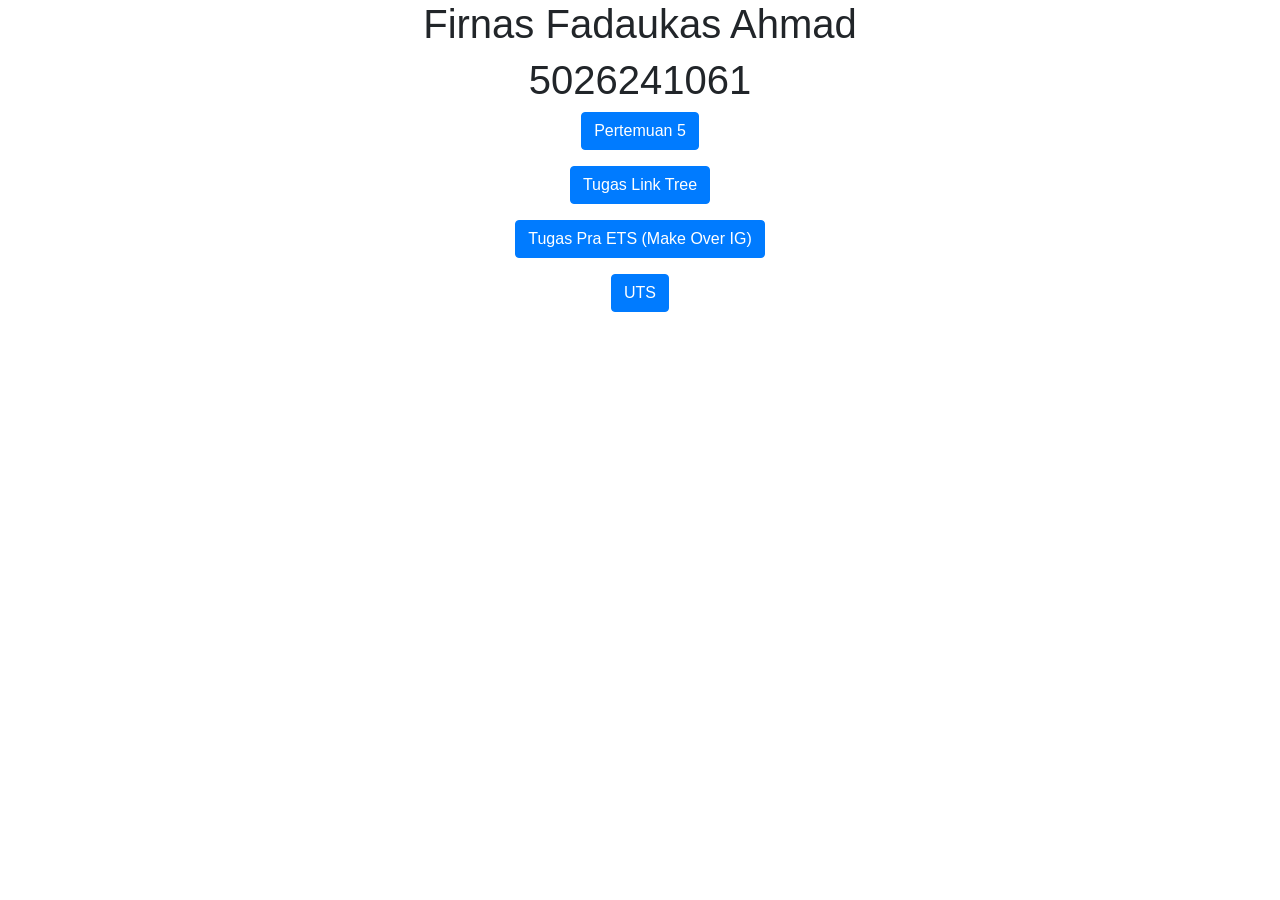
<file: index.html>
<!DOCTYPE html>
<html lang="en">

<head>
    <title>5026241092</title>
    <meta charset="utf-8">
    <meta name="viewport" content="width=device-width, initial-scale=1">
    <link rel="stylesheet" href="https://cdn.jsdelivr.net/npm/bootstrap@4.6.2/dist/css/bootstrap.min.css">
    <script src="https://cdn.jsdelivr.net/npm/jquery@3.7.1/dist/jquery.slim.min.js"></script>
    <script src="https://cdn.jsdelivr.net/npm/popper.js@1.16.1/dist/umd/popper.min.js"></script>
    <script src="https://cdn.jsdelivr.net/npm/bootstrap@4.6.2/dist/js/bootstrap.bundle.min.js"></script>
</head>

<body>

    <div class="container">
        <center>
            <h1>Firnas Fadaukas Ahmad</h1>
            <h1>5026241061</h1>

            <p><a href="pertemuan5.html" target="_blank"><button class="btn btn-primary">Pertemuan 5</button></a></p>
            <p><a href="linktree.html" target="_blank"><button class="btn btn-primary">Tugas Link Tree</button></a></p>
            <p><a href="tugas_ets.html" target="_blank"><button class="btn btn-primary">Tugas Pra ETS (Make Over
                        IG)</button></a></p>
            <p><a href="5026241061firnas.html" target="_blank"><button class="btn btn-primary">UTS</button></a></p>

        </center>
    </div>

</body>

</html>
</file>
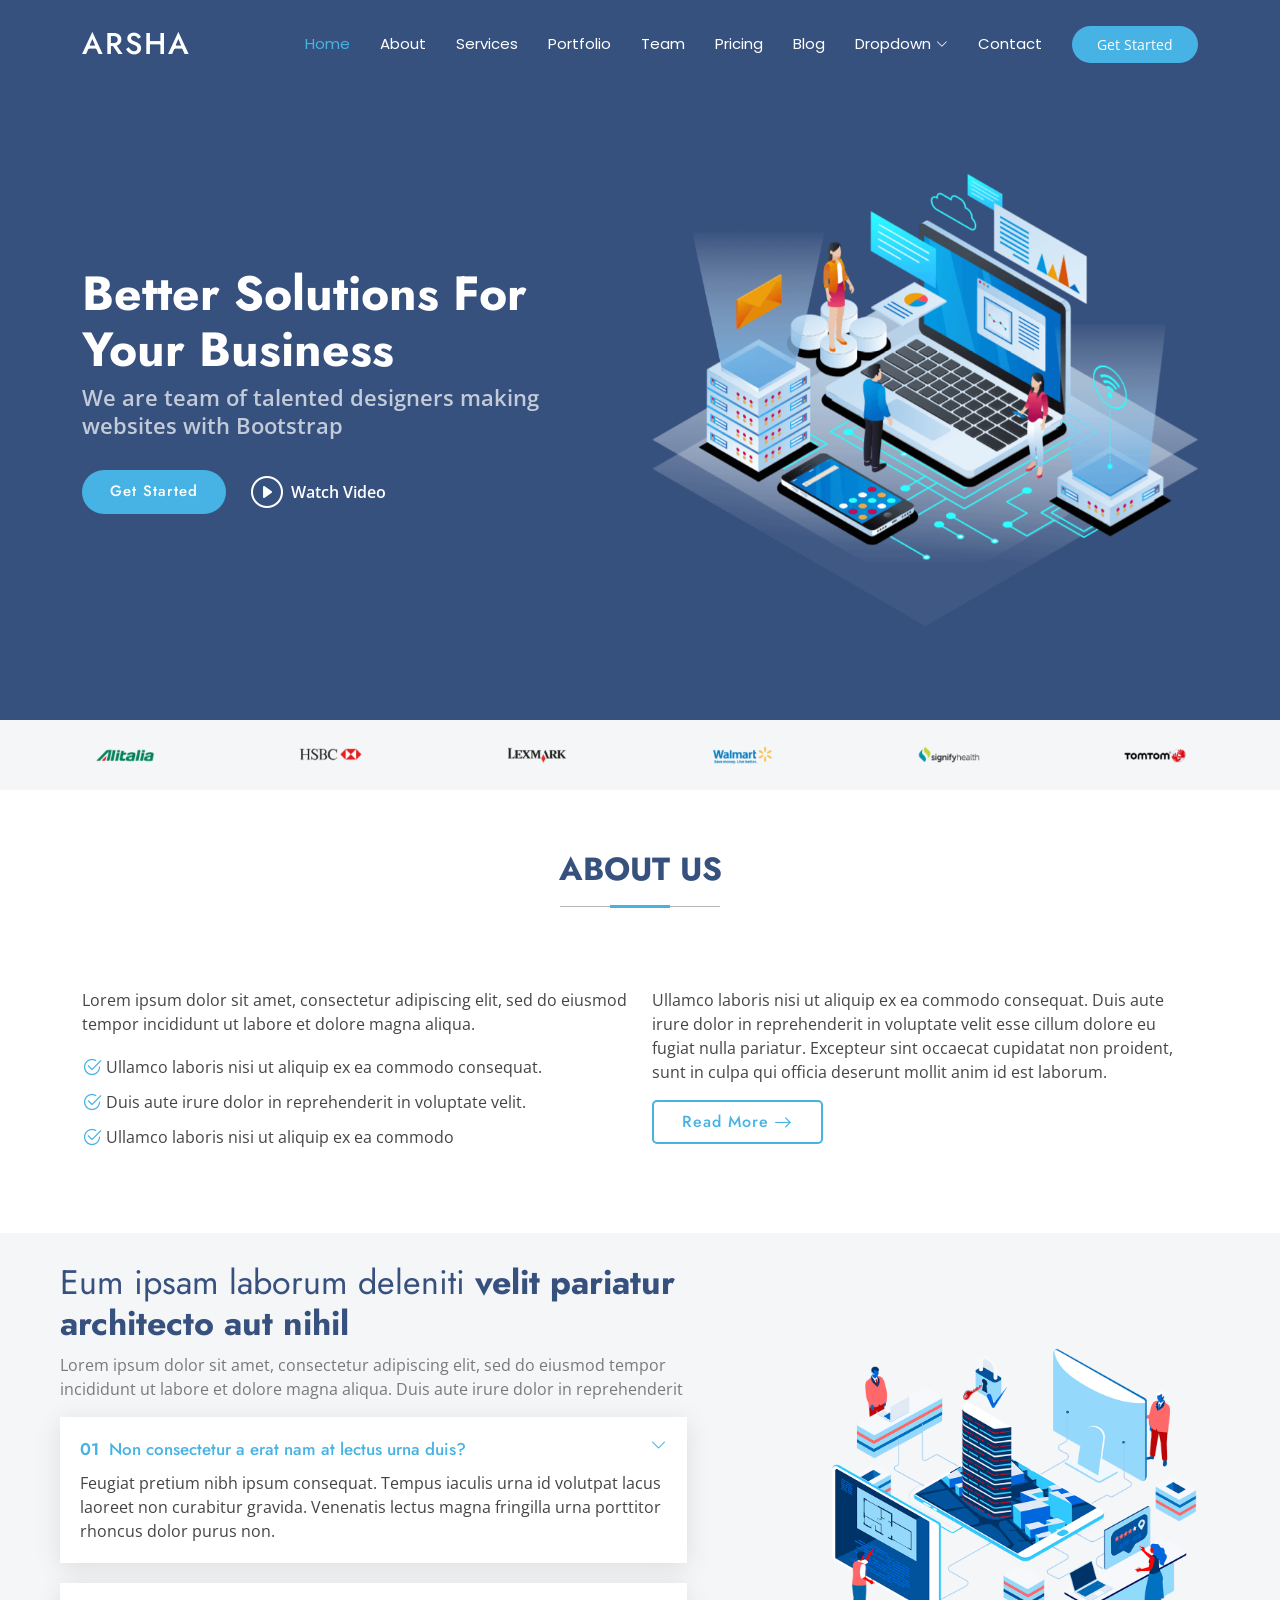
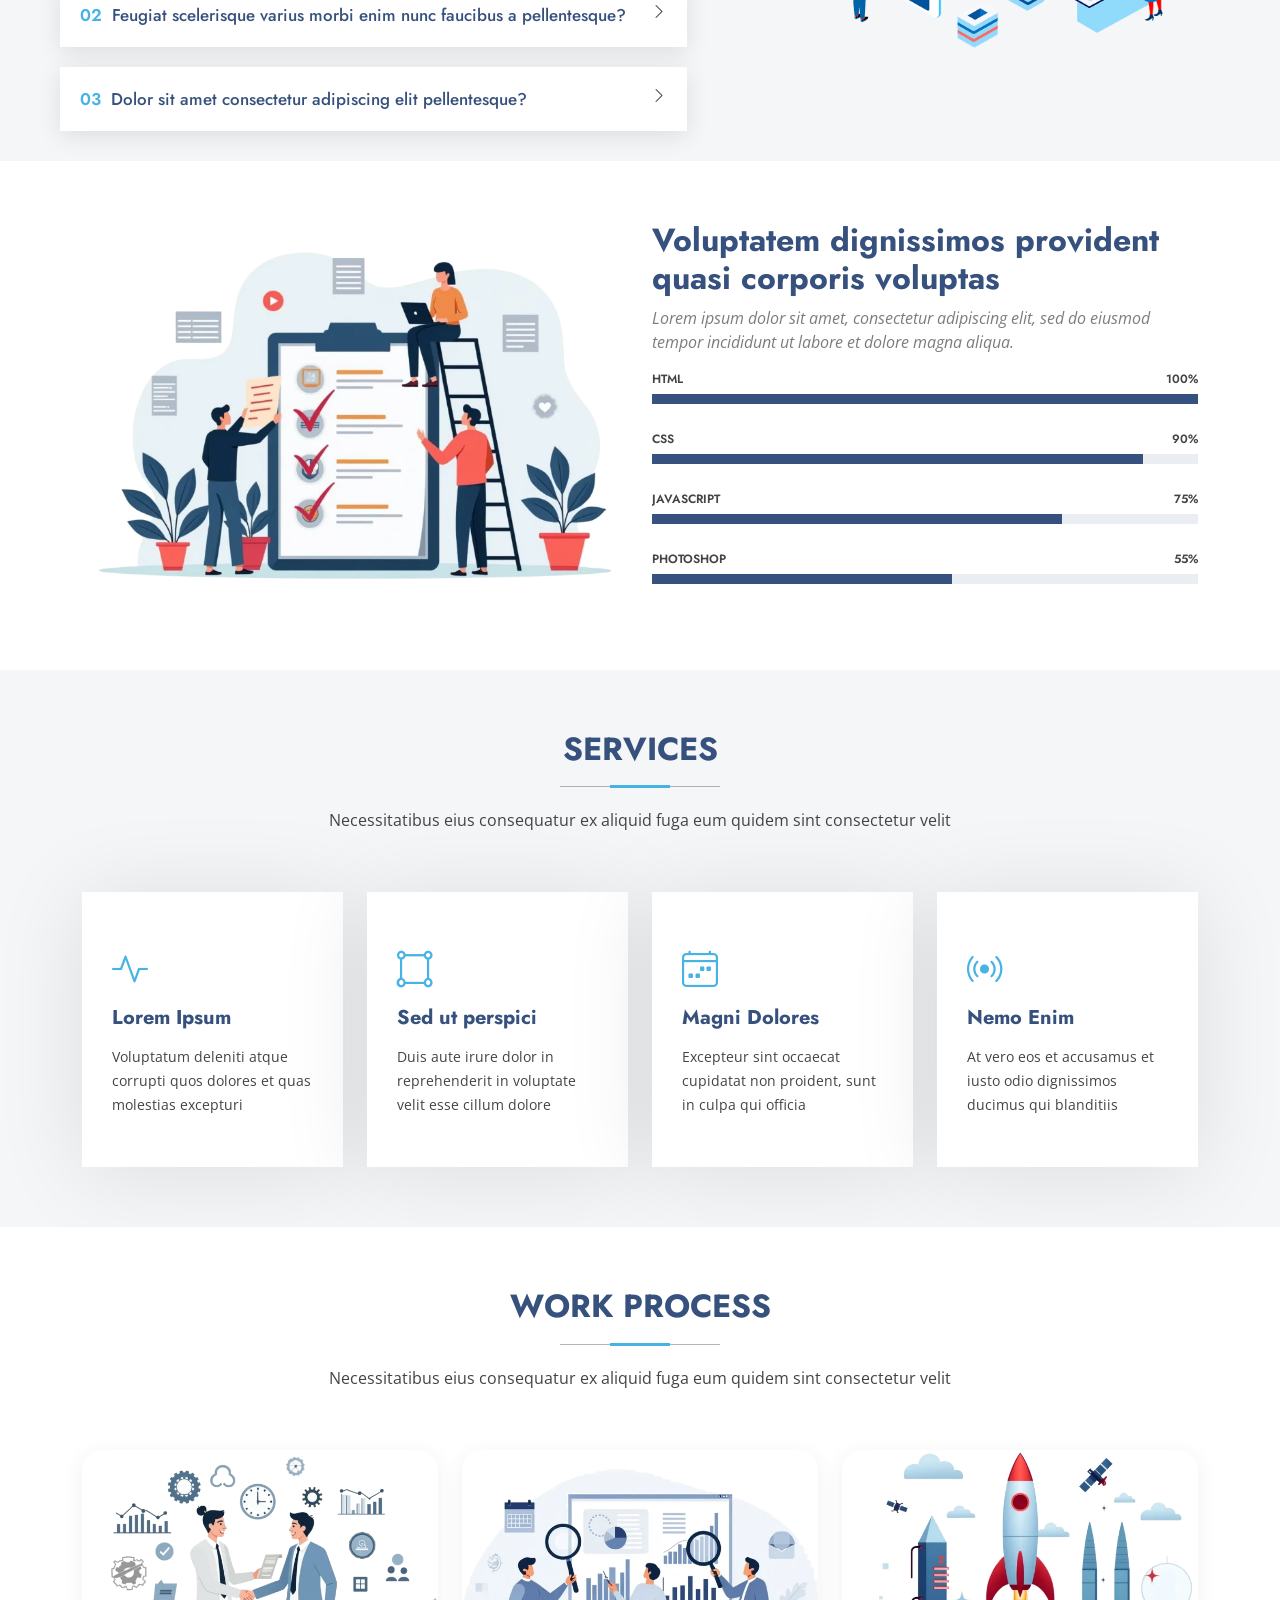
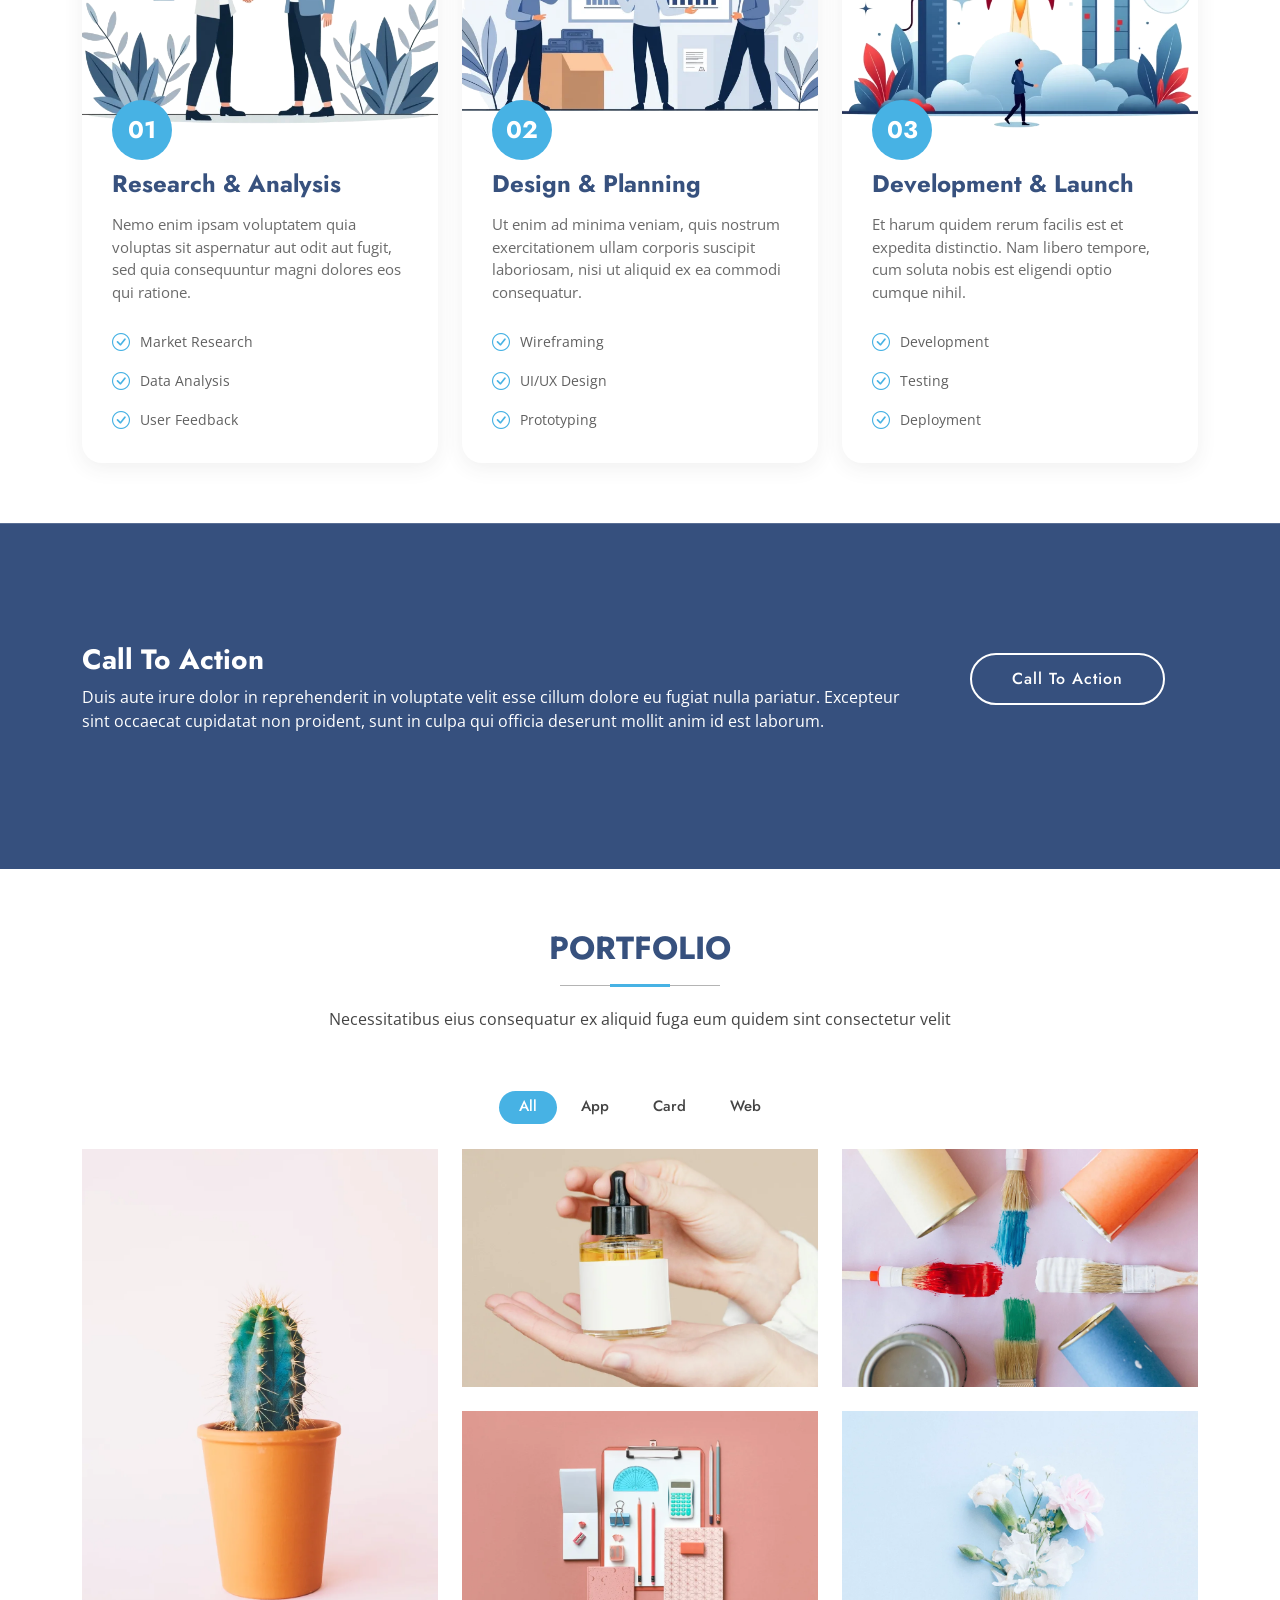
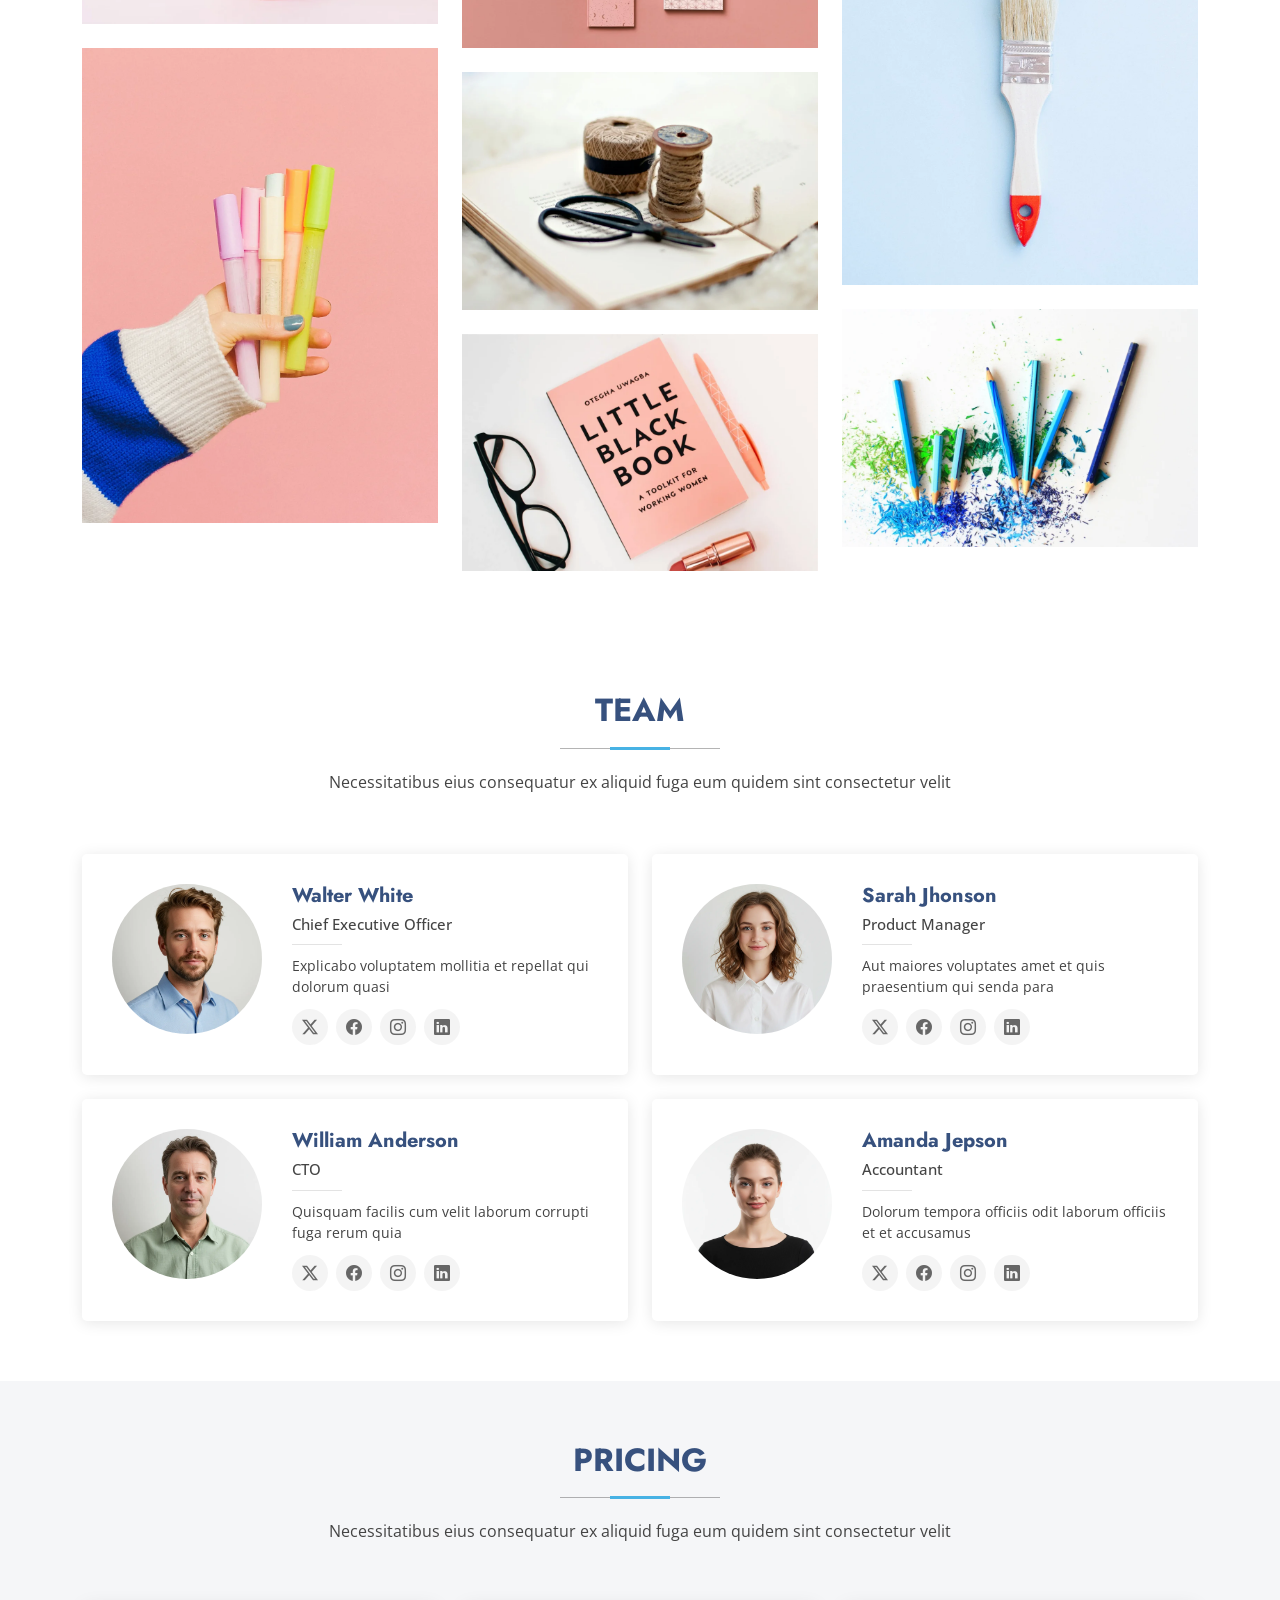
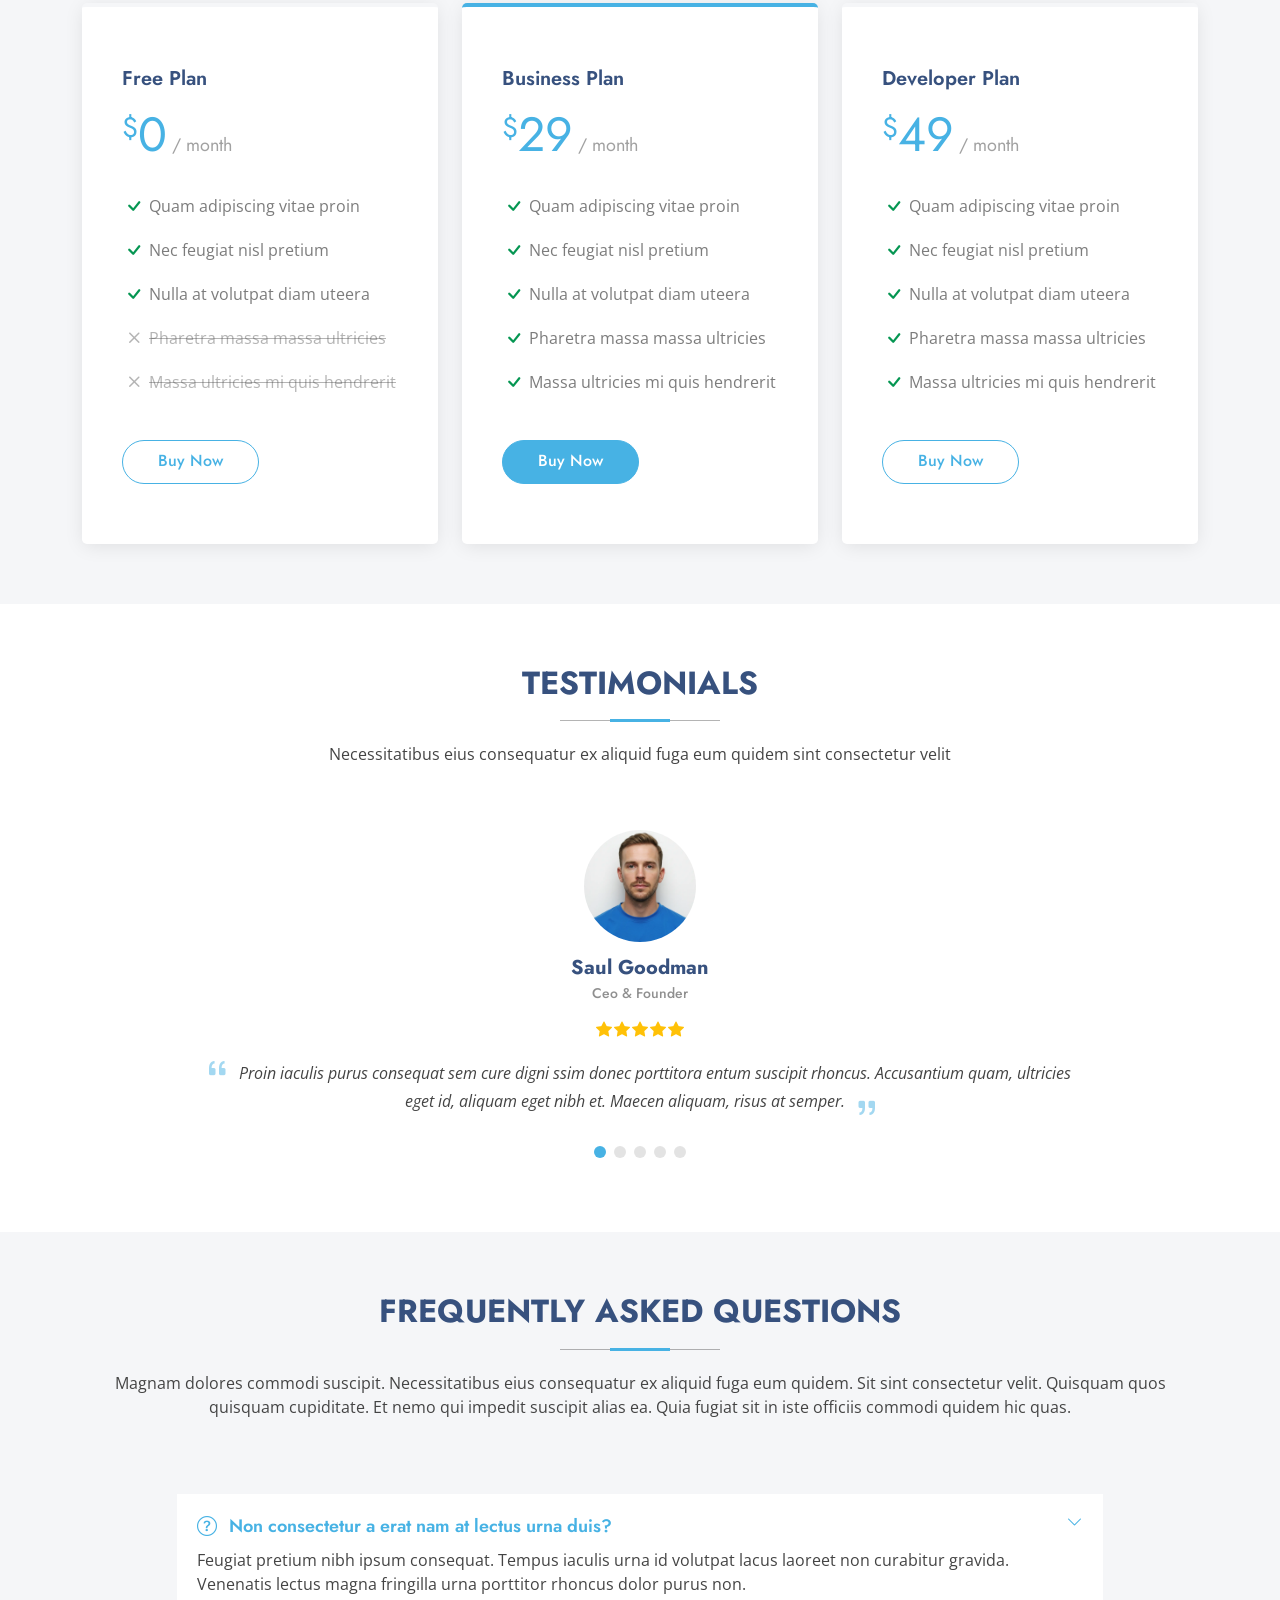
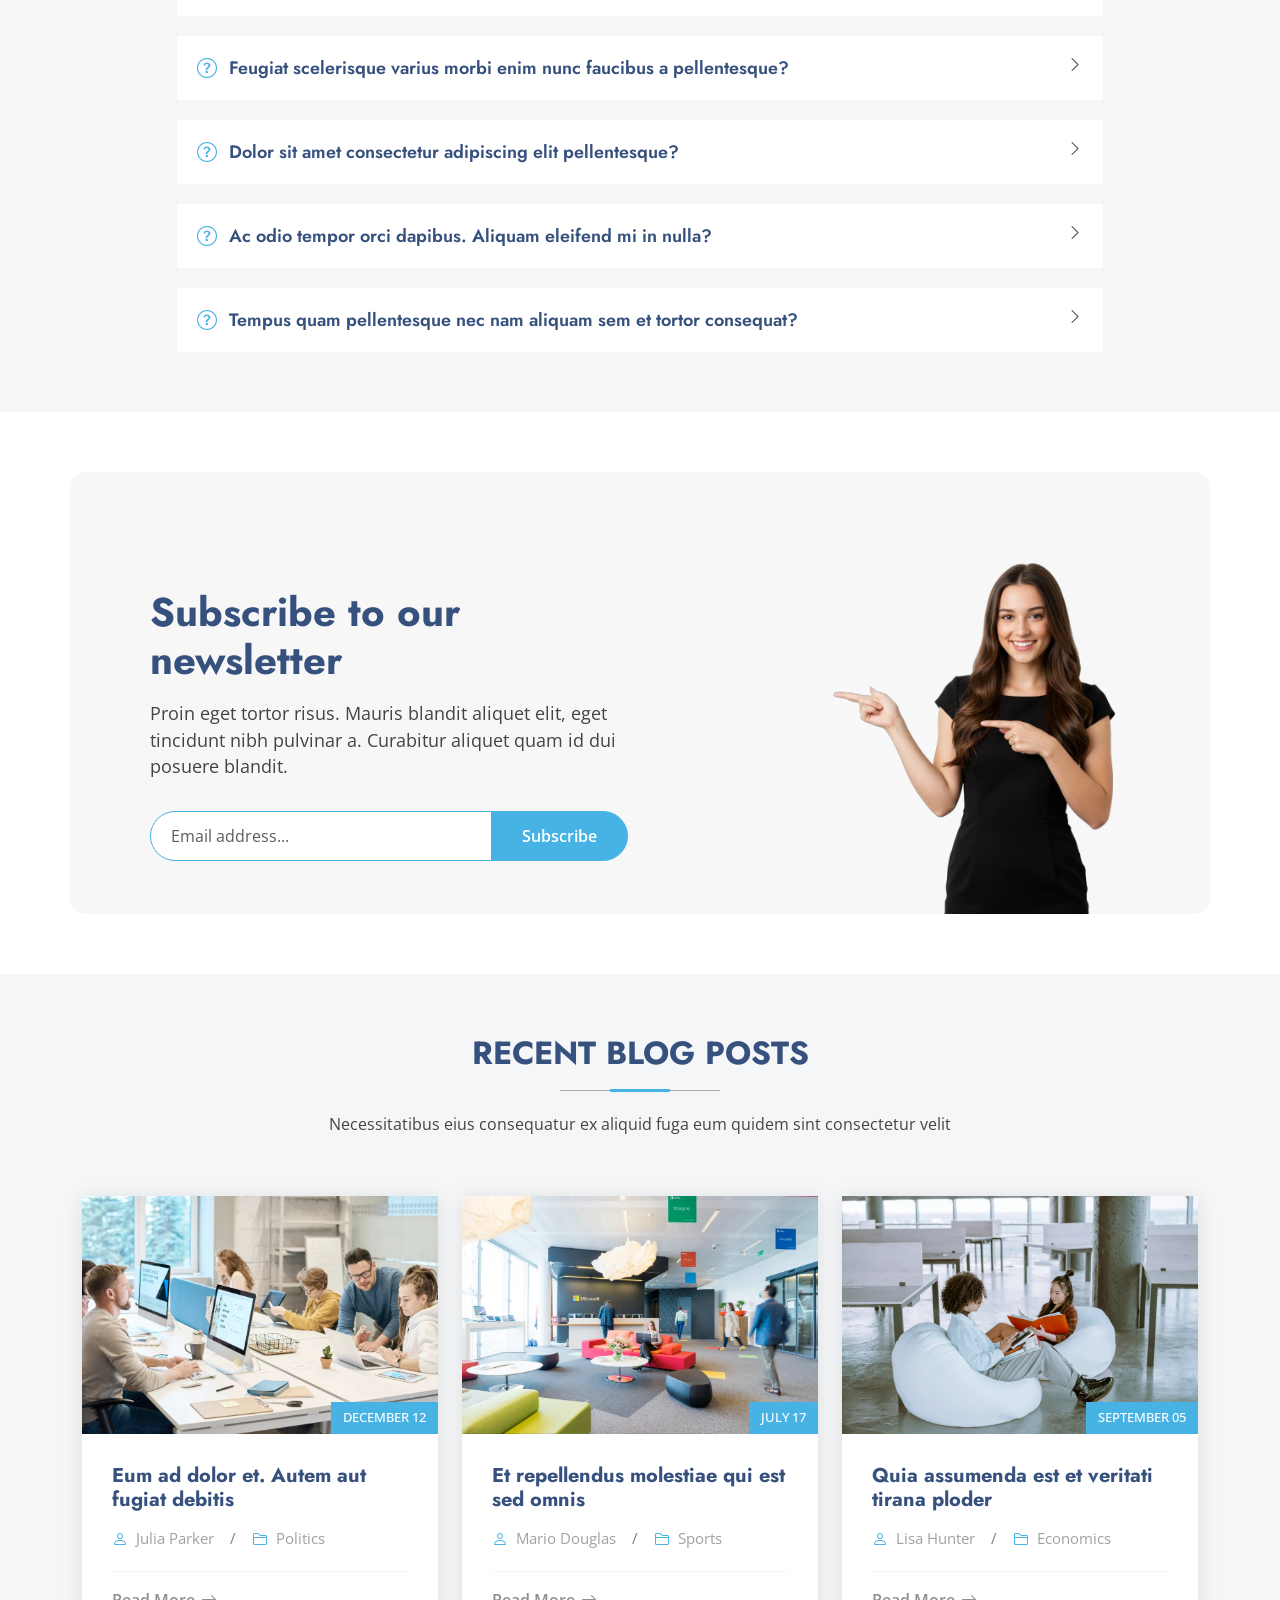
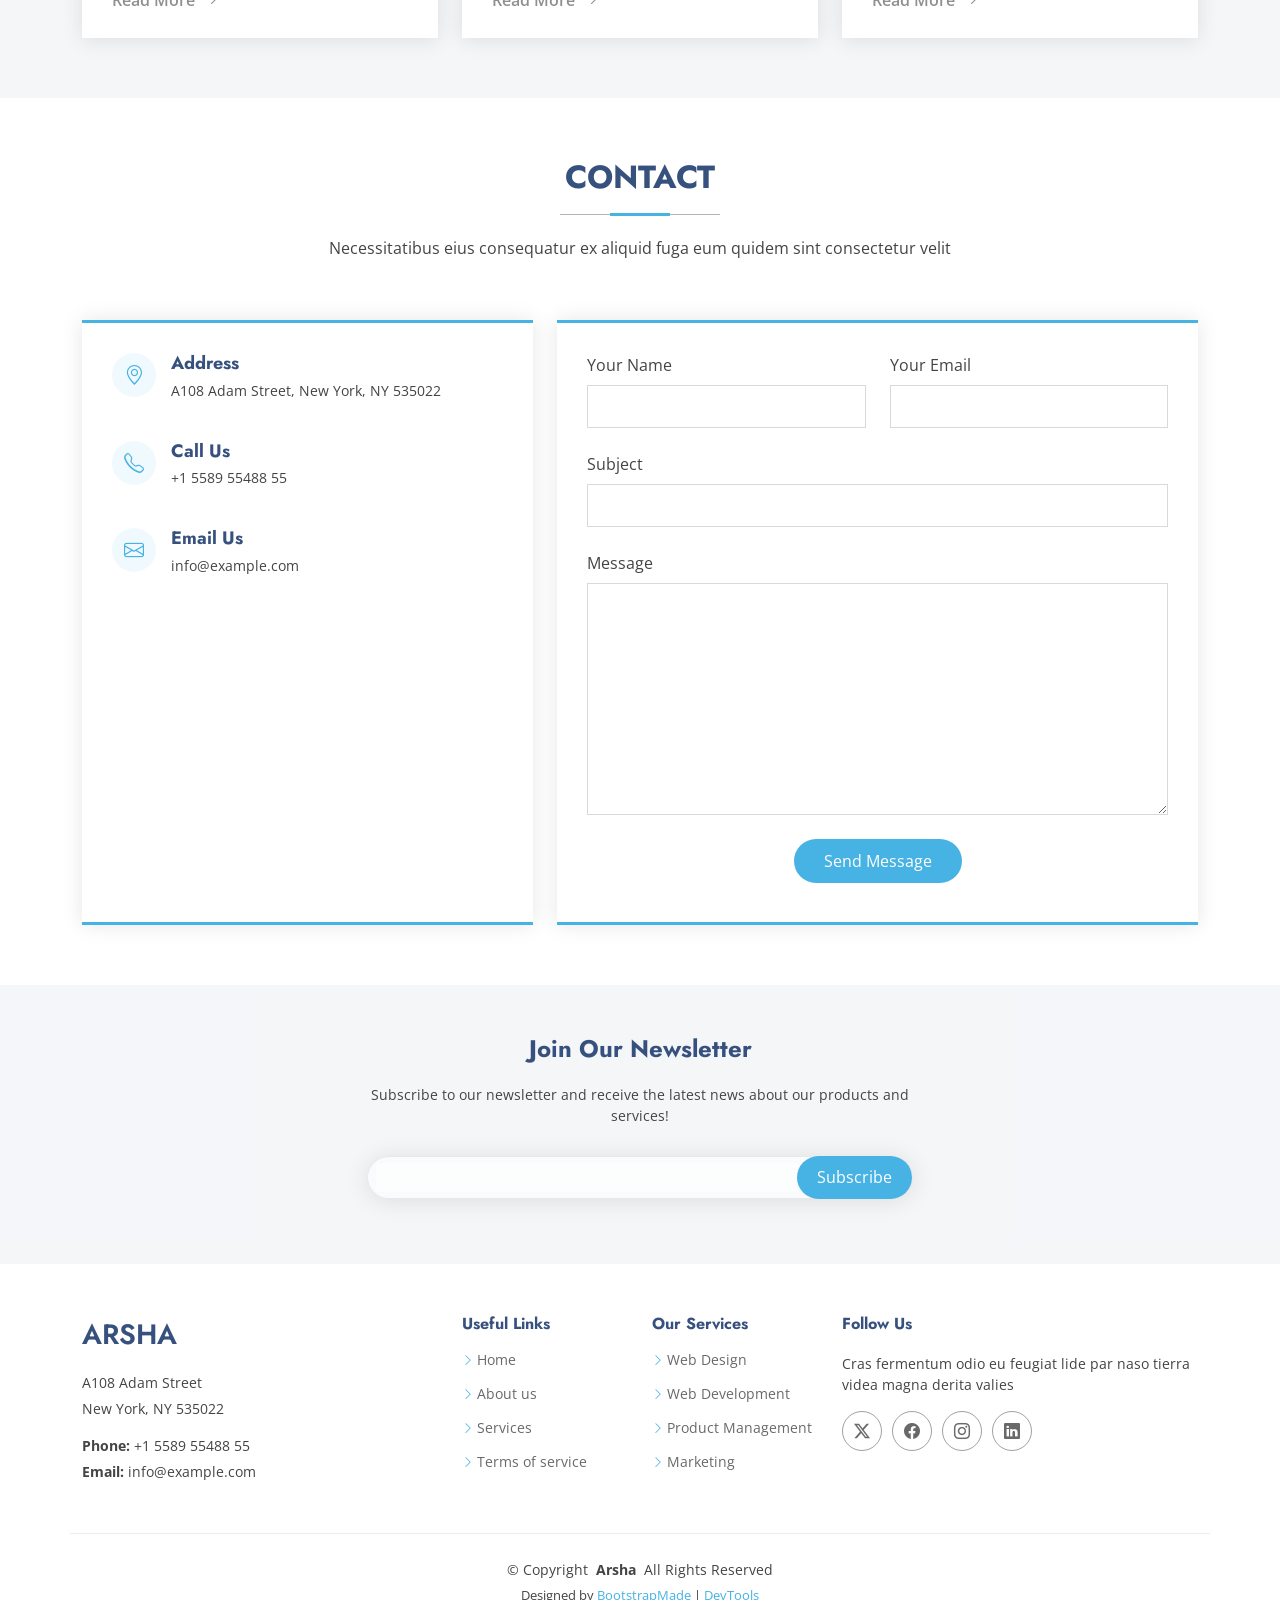
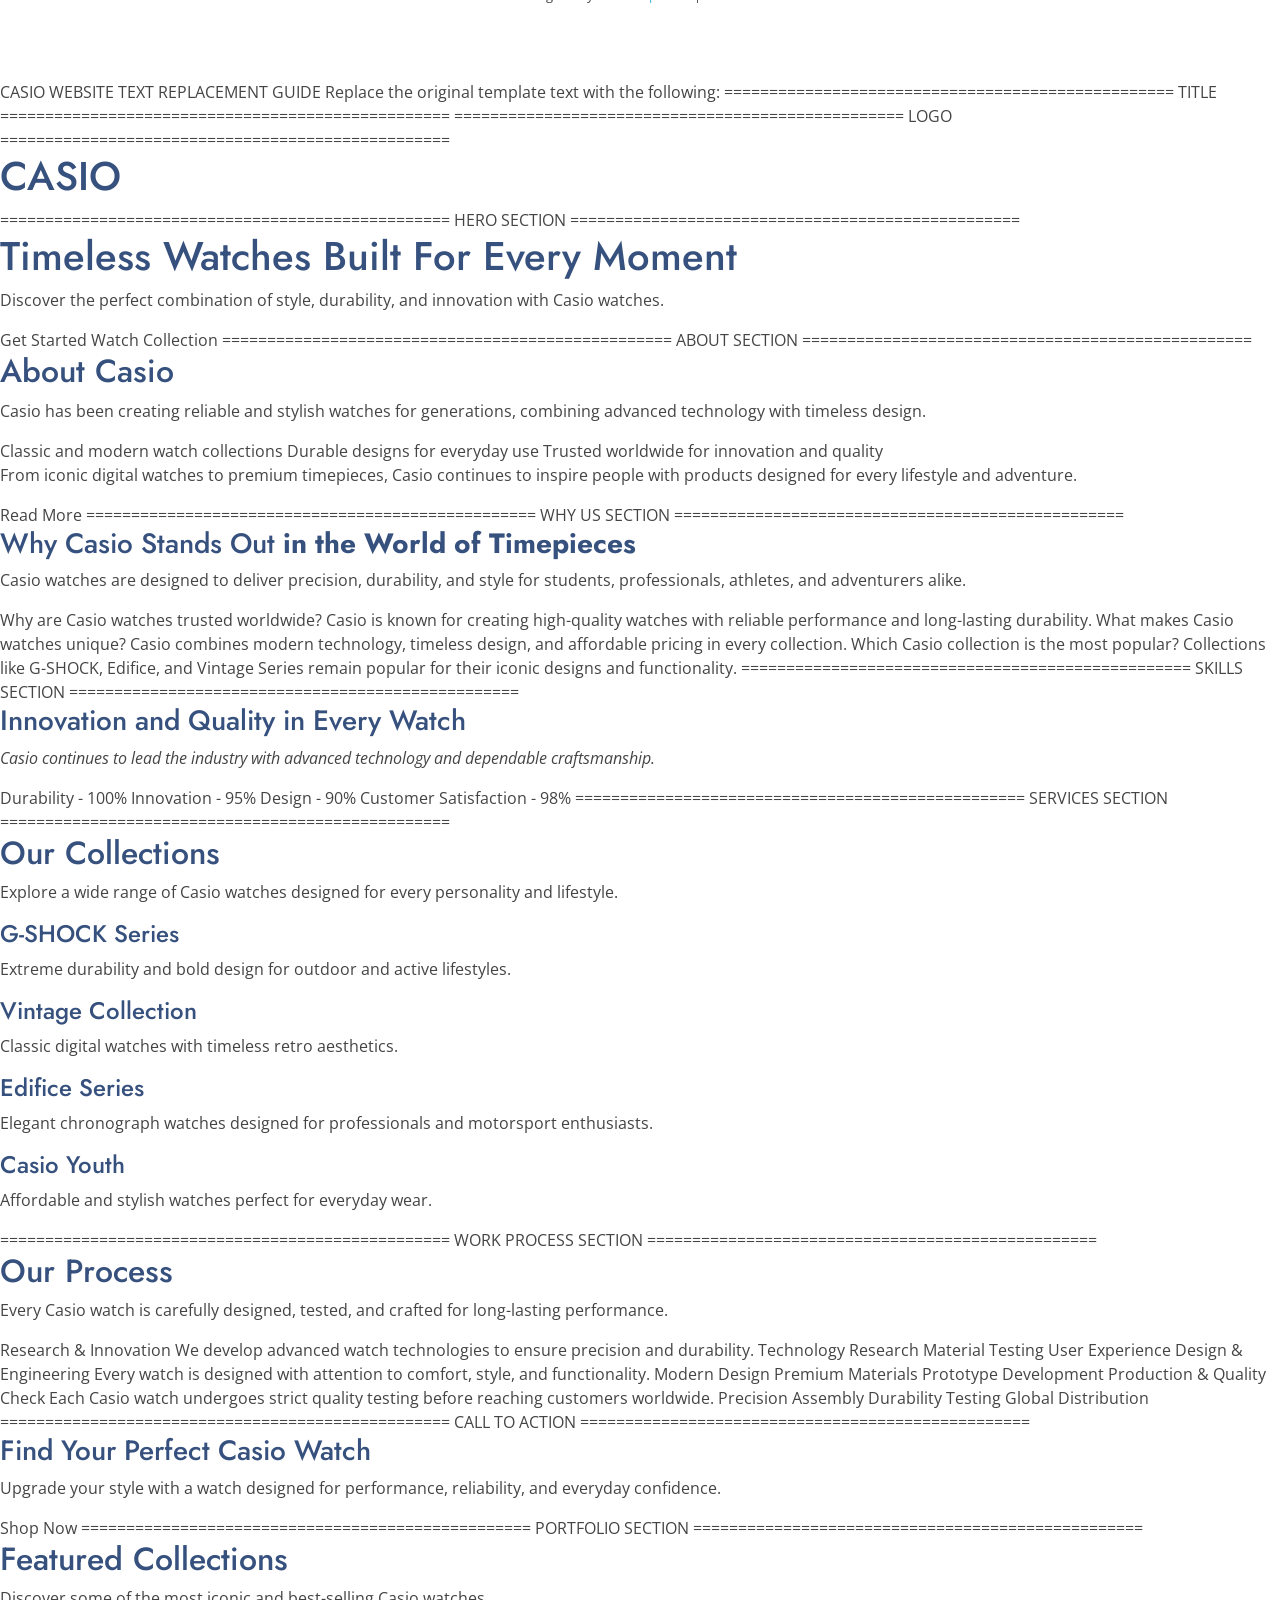
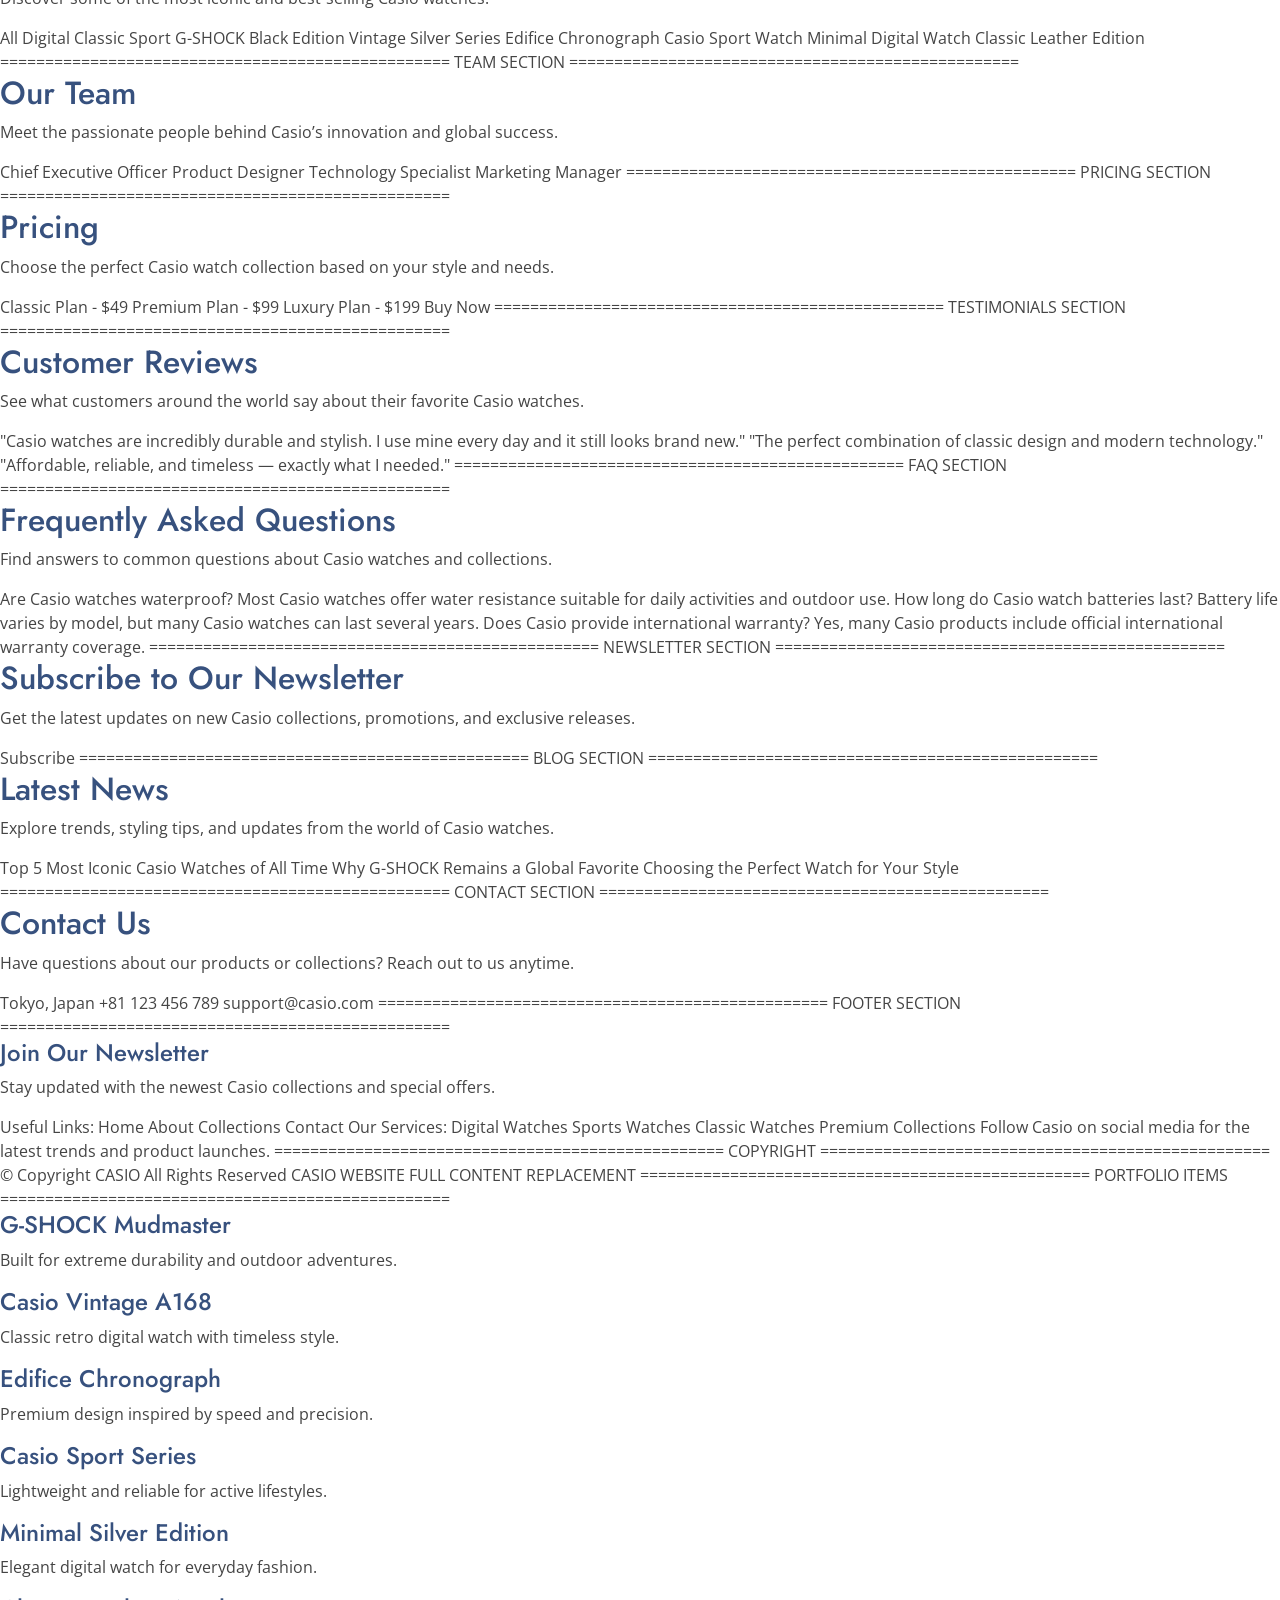
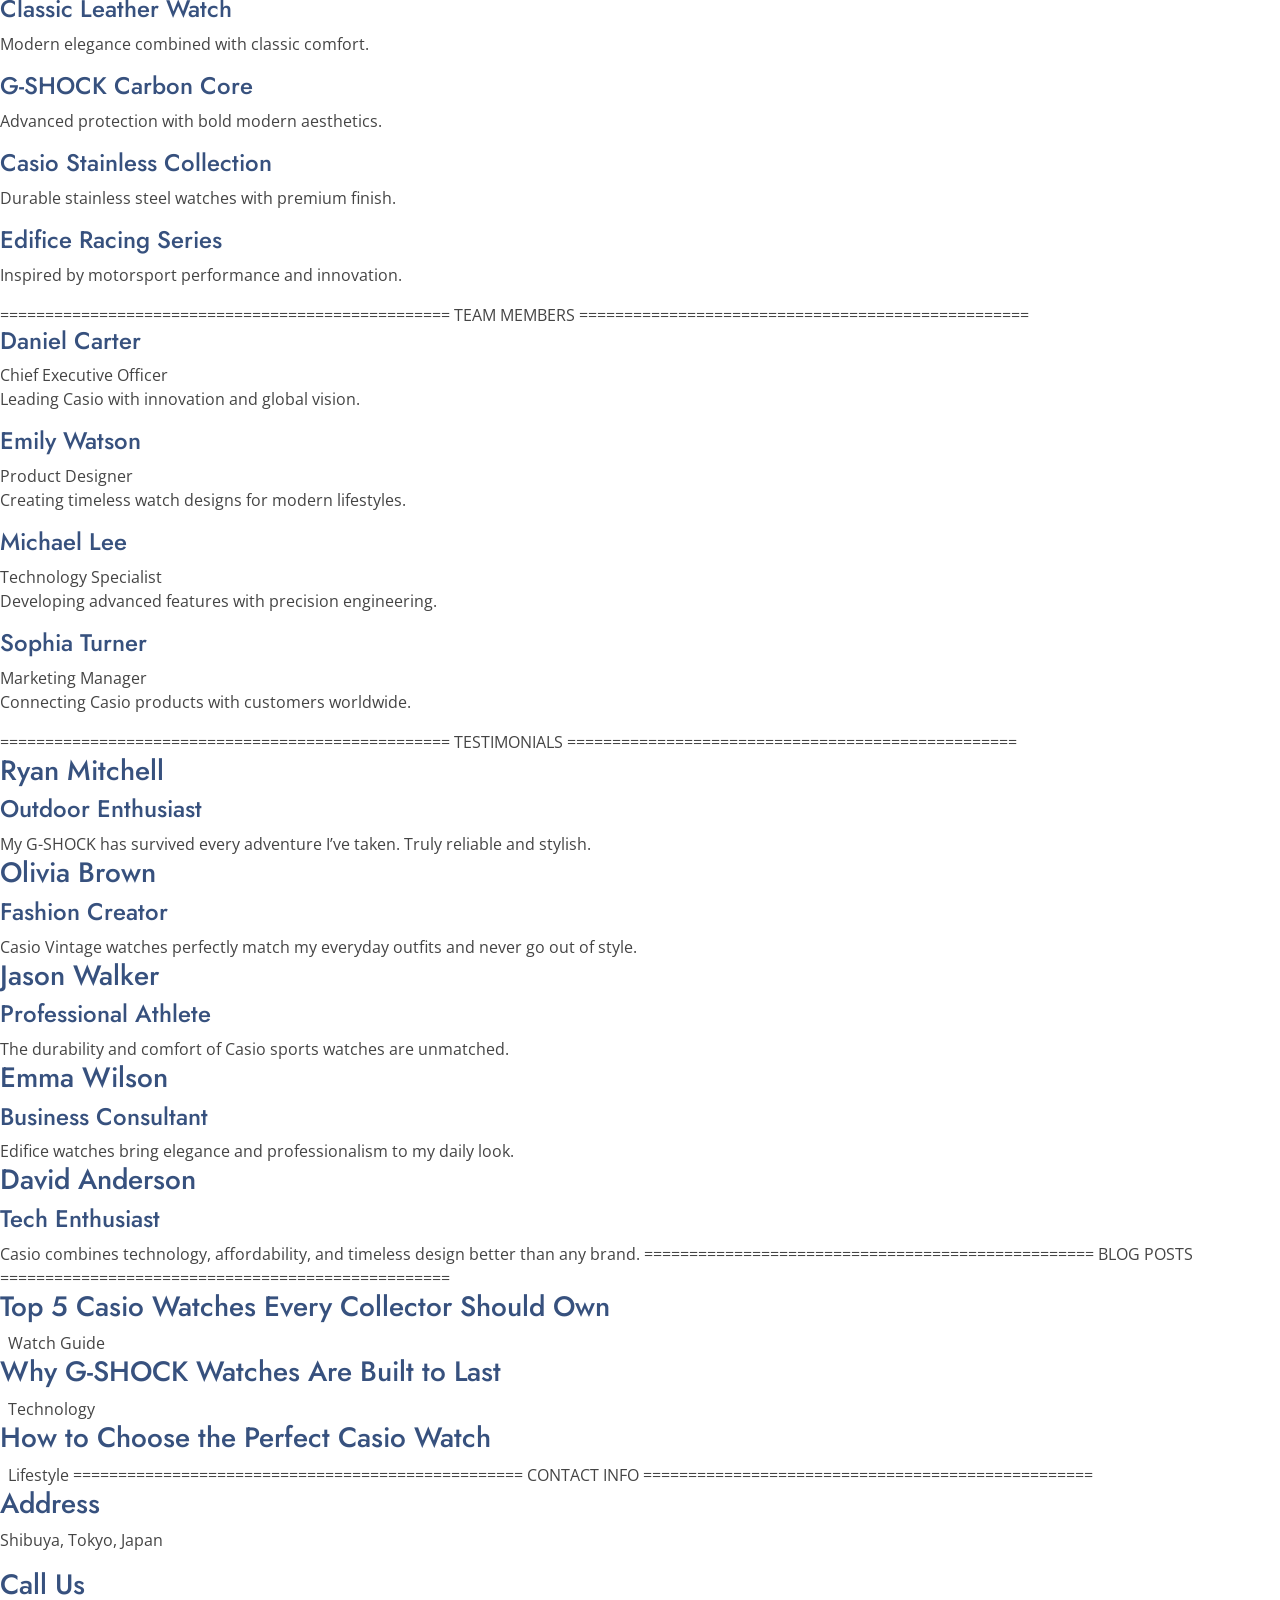
<file: fulltemplate.html>
<!DOCTYPE html>
<html lang="en">

<head>
  <meta charset="utf-8">
  <meta content="width=device-width, initial-scale=1.0" name="viewport">
  <title>Index - Arsha Bootstrap Template</title>
  <meta name="description" content="">
  <meta name="keywords" content="">

  <!-- Favicons -->
  <link href="assets/img/favicon.png" rel="icon">
  <link href="assets/img/apple-touch-icon.png" rel="apple-touch-icon">

  <!-- Fonts -->
  <link href="https://fonts.googleapis.com" rel="preconnect">
  <link href="https://fonts.gstatic.com" rel="preconnect" crossorigin>
  <link href="https://fonts.googleapis.com/css2?family=Open+Sans:ital,wght@0,300;0,400;0,500;0,600;0,700;0,800;1,300;1,400;1,500;1,600;1,700;1,800&family=Poppins:ital,wght@0,100;0,200;0,300;0,400;0,500;0,600;0,700;0,800;0,900;1,100;1,200;1,300;1,400;1,500;1,600;1,700;1,800;1,900&family=Jost:ital,wght@0,100;0,200;0,300;0,400;0,500;0,600;0,700;0,800;0,900;1,100;1,200;1,300;1,400;1,500;1,600;1,700;1,800;1,900&display=swap" rel="stylesheet">

  <!-- Vendor CSS Files -->
  <link href="assets/vendor/bootstrap/css/bootstrap.min.css" rel="stylesheet">
  <link href="assets/vendor/bootstrap-icons/bootstrap-icons.css" rel="stylesheet">
  <link href="assets/vendor/aos/aos.css" rel="stylesheet">
  <link href="assets/vendor/glightbox/css/glightbox.min.css" rel="stylesheet">
  <link href="assets/vendor/swiper/swiper-bundle.min.css" rel="stylesheet">

  <!-- Main CSS File -->
  <link href="assets/css/main2.css" rel="stylesheet">

  <!-- =======================================================
  * Template Name: Arsha
  * Template URL: https://bootstrapmade.com/arsha-free-bootstrap-html-template-corporate/
  * Updated: Feb 22 2025 with Bootstrap v5.3.3
  * Author: BootstrapMade.com
  * License: https://bootstrapmade.com/license/
  ======================================================== -->
</head>

<body class="index-page">

  <header id="header" class="header d-flex align-items-center fixed-top">
    <div class="container-fluid container-xl position-relative d-flex align-items-center">

      <a href="index.html" class="logo d-flex align-items-center me-auto">
        <!-- Uncomment the line below if you also wish to use an image logo -->
        <!-- <img src="assets/img/logo.webp" alt=""> -->
        <h1 class="sitename">Arsha</h1>
      </a>

      <nav id="navmenu" class="navmenu">
        <ul>
          <li><a href="#hero" class="active">Home</a></li>
          <li><a href="#about">About</a></li>
          <li><a href="#services">Services</a></li>
          <li><a href="#portfolio">Portfolio</a></li>
          <li><a href="#team">Team</a></li>
          <li><a href="#pricing">Pricing</a></li>
          <li><a href="blog.html">Blog</a></li>
          <li class="dropdown"><a href="#"><span>Dropdown</span> <i class="bi bi-chevron-down toggle-dropdown"></i></a>
            <ul>
              <li><a href="#">Dropdown 1</a></li>
              <li class="dropdown"><a href="#"><span>Deep Dropdown</span> <i class="bi bi-chevron-down toggle-dropdown"></i></a>
                <ul>
                  <li><a href="#">Deep Dropdown 1</a></li>
                  <li><a href="#">Deep Dropdown 2</a></li>
                  <li><a href="#">Deep Dropdown 3</a></li>
                  <li><a href="#">Deep Dropdown 4</a></li>
                  <li><a href="#">Deep Dropdown 5</a></li>
                </ul>
              </li>
              <li><a href="#">Dropdown 2</a></li>
              <li><a href="#">Dropdown 3</a></li>
              <li><a href="#">Dropdown 4</a></li>
            </ul>
          </li>
          <li><a href="#contact">Contact</a></li>
        </ul>
        <i class="mobile-nav-toggle d-xl-none bi bi-list"></i>
      </nav>

      <a class="btn-getstarted" href="#about">Get Started</a>

    </div>
  </header>

  <main class="main">

    <!-- Hero Section -->
    <section id="hero" class="hero section dark-background">

      <div class="container">
        <div class="row gy-4">
          <div class="col-lg-6 order-2 order-lg-1 d-flex flex-column justify-content-center" data-aos="zoom-out">
            <h1>Better Solutions For Your Business</h1>
            <p>We are team of talented designers making websites with Bootstrap</p>
            <div class="d-flex">
              <a href="#about" class="btn-get-started">Get Started</a>
              <a href="https://www.youtube.com/watch?v=Y7f98aduVJ8" class="glightbox btn-watch-video d-flex align-items-center"><i class="bi bi-play-circle"></i><span>Watch Video</span></a>
            </div>
          </div>
          <div class="col-lg-6 order-1 order-lg-2 hero-img" data-aos="zoom-out" data-aos-delay="200">
            <img src="assets/img/hero-img.png" class="img-fluid animated" alt="">
          </div>
        </div>
      </div>

    </section><!-- /Hero Section -->

    <!-- Clients Section -->
    <section id="clients" class="clients section light-background">

      <div class="container" data-aos="zoom-in">

        <div class="swiper init-swiper">
          <script type="application/json" class="swiper-config">
            {
              "loop": true,
              "speed": 600,
              "autoplay": {
                "delay": 5000
              },
              "slidesPerView": "auto",
              "pagination": {
                "el": ".swiper-pagination",
                "type": "bullets",
                "clickable": true
              },
              "breakpoints": {
                "320": {
                  "slidesPerView": 2,
                  "spaceBetween": 40
                },
                "480": {
                  "slidesPerView": 3,
                  "spaceBetween": 60
                },
                "640": {
                  "slidesPerView": 4,
                  "spaceBetween": 80
                },
                "992": {
                  "slidesPerView": 5,
                  "spaceBetween": 120
                },
                "1200": {
                  "slidesPerView": 6,
                  "spaceBetween": 120
                }
              }
            }
          </script>
          <div class="swiper-wrapper align-items-center">
            <div class="swiper-slide"><img src="assets/img/clients/clients-1.webp" class="img-fluid" alt=""></div>
            <div class="swiper-slide"><img src="assets/img/clients/clients-2.webp" class="img-fluid" alt=""></div>
            <div class="swiper-slide"><img src="assets/img/clients/clients-3.webp" class="img-fluid" alt=""></div>
            <div class="swiper-slide"><img src="assets/img/clients/clients-4.webp" class="img-fluid" alt=""></div>
            <div class="swiper-slide"><img src="assets/img/clients/clients-5.webp" class="img-fluid" alt=""></div>
            <div class="swiper-slide"><img src="assets/img/clients/clients-6.webp" class="img-fluid" alt=""></div>
            <div class="swiper-slide"><img src="assets/img/clients/clients-7.webp" class="img-fluid" alt=""></div>
            <div class="swiper-slide"><img src="assets/img/clients/clients-8.webp" class="img-fluid" alt=""></div>
          </div>
        </div>

      </div>

    </section><!-- /Clients Section -->

    <!-- About Section -->
    <section id="about" class="about section">

      <!-- Section Title -->
      <div class="container section-title" data-aos="fade-up">
        <h2>About Us</h2>
      </div><!-- End Section Title -->

      <div class="container">

        <div class="row gy-4">

          <div class="col-lg-6 content" data-aos="fade-up" data-aos-delay="100">
            <p>
              Lorem ipsum dolor sit amet, consectetur adipiscing elit, sed do eiusmod tempor incididunt ut labore et dolore
              magna aliqua.
            </p>
            <ul>
              <li><i class="bi bi-check2-circle"></i> <span>Ullamco laboris nisi ut aliquip ex ea commodo consequat.</span></li>
              <li><i class="bi bi-check2-circle"></i> <span>Duis aute irure dolor in reprehenderit in voluptate velit.</span></li>
              <li><i class="bi bi-check2-circle"></i> <span>Ullamco laboris nisi ut aliquip ex ea commodo</span></li>
            </ul>
          </div>

          <div class="col-lg-6" data-aos="fade-up" data-aos-delay="200">
            <p>Ullamco laboris nisi ut aliquip ex ea commodo consequat. Duis aute irure dolor in reprehenderit in voluptate velit esse cillum dolore eu fugiat nulla pariatur. Excepteur sint occaecat cupidatat non proident, sunt in culpa qui officia deserunt mollit anim id est laborum. </p>
            <a href="#" class="read-more"><span>Read More</span><i class="bi bi-arrow-right"></i></a>
          </div>

        </div>

      </div>

    </section><!-- /About Section -->

    <!-- Why Us Section -->
    <section id="why-us" class="section why-us light-background" data-builder="section">

      <div class="container-fluid">

        <div class="row gy-4">

          <div class="col-lg-7 d-flex flex-column justify-content-center order-2 order-lg-1">

            <div class="content px-xl-5" data-aos="fade-up" data-aos-delay="100">
              <h3><span>Eum ipsam laborum deleniti </span><strong>velit pariatur architecto aut nihil</strong></h3>
              <p>
                Lorem ipsum dolor sit amet, consectetur adipiscing elit, sed do eiusmod tempor incididunt ut labore et dolore magna aliqua. Duis aute irure dolor in reprehenderit
              </p>
            </div>

            <div class="faq-container px-xl-5" data-aos="fade-up" data-aos-delay="200">

              <div class="faq-item faq-active">

                <h3><span>01</span> Non consectetur a erat nam at lectus urna duis?</h3>
                <div class="faq-content">
                  <p>Feugiat pretium nibh ipsum consequat. Tempus iaculis urna id volutpat lacus laoreet non curabitur gravida. Venenatis lectus magna fringilla urna porttitor rhoncus dolor purus non.</p>
                </div>
                <i class="faq-toggle bi bi-chevron-right"></i>
              </div><!-- End Faq item-->

              <div class="faq-item">
                <h3><span>02</span> Feugiat scelerisque varius morbi enim nunc faucibus a pellentesque?</h3>
                <div class="faq-content">
                  <p>Dolor sit amet consectetur adipiscing elit pellentesque habitant morbi. Id interdum velit laoreet id donec ultrices. Fringilla phasellus faucibus scelerisque eleifend donec pretium. Est pellentesque elit ullamcorper dignissim. Mauris ultrices eros in cursus turpis massa tincidunt dui.</p>
                </div>
                <i class="faq-toggle bi bi-chevron-right"></i>
              </div><!-- End Faq item-->

              <div class="faq-item">
                <h3><span>03</span> Dolor sit amet consectetur adipiscing elit pellentesque?</h3>
                <div class="faq-content">
                  <p>Eleifend mi in nulla posuere sollicitudin aliquam ultrices sagittis orci. Faucibus pulvinar elementum integer enim. Sem nulla pharetra diam sit amet nisl suscipit. Rutrum tellus pellentesque eu tincidunt. Lectus urna duis convallis convallis tellus. Urna molestie at elementum eu facilisis sed odio morbi quis</p>
                </div>
                <i class="faq-toggle bi bi-chevron-right"></i>
              </div><!-- End Faq item-->

            </div>

          </div>

          <div class="col-lg-5 order-1 order-lg-2 why-us-img">
            <img src="assets/img/why-us.png" class="img-fluid" alt="" data-aos="zoom-in" data-aos-delay="100">
          </div>
        </div>

      </div>

    </section><!-- /Why Us Section -->

    <!-- Skills Section -->
    <section id="skills" class="skills section">

      <div class="container" data-aos="fade-up" data-aos-delay="100">

        <div class="row">

          <div class="col-lg-6 d-flex align-items-center">
            <img src="assets/img/illustration/illustration-10.webp" class="img-fluid" alt="">
          </div>

          <div class="col-lg-6 pt-4 pt-lg-0 content">

            <h3>Voluptatem dignissimos provident quasi corporis voluptas</h3>
            <p class="fst-italic">
              Lorem ipsum dolor sit amet, consectetur adipiscing elit, sed do eiusmod tempor incididunt ut labore et dolore magna aliqua.
            </p>

            <div class="skills-content skills-animation">

              <div class="progress">
                <span class="skill"><span>HTML</span> <i class="val">100%</i></span>
                <div class="progress-bar-wrap">
                  <div class="progress-bar" role="progressbar" aria-valuenow="100" aria-valuemin="0" aria-valuemax="100"></div>
                </div>
              </div><!-- End Skills Item -->

              <div class="progress">
                <span class="skill"><span>CSS</span> <i class="val">90%</i></span>
                <div class="progress-bar-wrap">
                  <div class="progress-bar" role="progressbar" aria-valuenow="90" aria-valuemin="0" aria-valuemax="100"></div>
                </div>
              </div><!-- End Skills Item -->

              <div class="progress">
                <span class="skill"><span>JavaScript</span> <i class="val">75%</i></span>
                <div class="progress-bar-wrap">
                  <div class="progress-bar" role="progressbar" aria-valuenow="75" aria-valuemin="0" aria-valuemax="100"></div>
                </div>
              </div><!-- End Skills Item -->

              <div class="progress">
                <span class="skill"><span>Photoshop</span> <i class="val">55%</i></span>
                <div class="progress-bar-wrap">
                  <div class="progress-bar" role="progressbar" aria-valuenow="55" aria-valuemin="0" aria-valuemax="100"></div>
                </div>
              </div><!-- End Skills Item -->

            </div>

          </div>
        </div>

      </div>

    </section><!-- /Skills Section -->

    <!-- Services Section -->
    <section id="services" class="services section light-background">

      <!-- Section Title -->
      <div class="container section-title" data-aos="fade-up">
        <h2>Services</h2>
        <p>Necessitatibus eius consequatur ex aliquid fuga eum quidem sint consectetur velit</p>
      </div><!-- End Section Title -->

      <div class="container">

        <div class="row gy-4">

          <div class="col-xl-3 col-md-6 d-flex" data-aos="fade-up" data-aos-delay="100">
            <div class="service-item position-relative">
              <div class="icon"><i class="bi bi-activity icon"></i></div>
              <h4><a href="" class="stretched-link">Lorem Ipsum</a></h4>
              <p>Voluptatum deleniti atque corrupti quos dolores et quas molestias excepturi</p>
            </div>
          </div><!-- End Service Item -->

          <div class="col-xl-3 col-md-6 d-flex" data-aos="fade-up" data-aos-delay="200">
            <div class="service-item position-relative">
              <div class="icon"><i class="bi bi-bounding-box-circles icon"></i></div>
              <h4><a href="" class="stretched-link">Sed ut perspici</a></h4>
              <p>Duis aute irure dolor in reprehenderit in voluptate velit esse cillum dolore</p>
            </div>
          </div><!-- End Service Item -->

          <div class="col-xl-3 col-md-6 d-flex" data-aos="fade-up" data-aos-delay="300">
            <div class="service-item position-relative">
              <div class="icon"><i class="bi bi-calendar4-week icon"></i></div>
              <h4><a href="" class="stretched-link">Magni Dolores</a></h4>
              <p>Excepteur sint occaecat cupidatat non proident, sunt in culpa qui officia</p>
            </div>
          </div><!-- End Service Item -->

          <div class="col-xl-3 col-md-6 d-flex" data-aos="fade-up" data-aos-delay="400">
            <div class="service-item position-relative">
              <div class="icon"><i class="bi bi-broadcast icon"></i></div>
              <h4><a href="" class="stretched-link">Nemo Enim</a></h4>
              <p>At vero eos et accusamus et iusto odio dignissimos ducimus qui blanditiis</p>
            </div>
          </div><!-- End Service Item -->

        </div>

      </div>

    </section><!-- /Services Section -->

    <!-- Work Process Section -->
    <section id="work-process" class="work-process section">

      <!-- Section Title -->
      <div class="container section-title" data-aos="fade-up">
        <h2>Work Process</h2>
        <p>Necessitatibus eius consequatur ex aliquid fuga eum quidem sint consectetur velit</p>
      </div><!-- End Section Title -->

      <div class="container" data-aos="fade-up" data-aos-delay="100">

        <div class="row gy-5">

          <div class="col-lg-4" data-aos="fade-up" data-aos-delay="200">
            <div class="steps-item">
              <div class="steps-image">
                <img src="assets/img/steps/steps-1.webp" alt="Step 1" class="img-fluid" loading="lazy">
              </div>
              <div class="steps-content">
                <div class="steps-number">01</div>
                <h3>Research &amp; Analysis</h3>
                <p>Nemo enim ipsam voluptatem quia voluptas sit aspernatur aut odit aut fugit, sed quia consequuntur magni dolores eos qui ratione.</p>
                <div class="steps-features">
                  <div class="feature-item">
                    <i class="bi bi-check-circle"></i>
                    <span>Market Research</span>
                  </div>
                  <div class="feature-item">
                    <i class="bi bi-check-circle"></i>
                    <span>Data Analysis</span>
                  </div>
                  <div class="feature-item">
                    <i class="bi bi-check-circle"></i>
                    <span>User Feedback</span>
                  </div>
                </div>
              </div>
            </div><!-- End Steps Item -->
          </div>

          <div class="col-lg-4" data-aos="fade-up" data-aos-delay="300">
            <div class="steps-item">
              <div class="steps-image">
                <img src="assets/img/steps/steps-2.webp" alt="Step 2" class="img-fluid" loading="lazy">
              </div>
              <div class="steps-content">
                <div class="steps-number">02</div>
                <h3>Design &amp; Planning</h3>
                <p>Ut enim ad minima veniam, quis nostrum exercitationem ullam corporis suscipit laboriosam, nisi ut aliquid ex ea commodi consequatur.</p>
                <div class="steps-features">
                  <div class="feature-item">
                    <i class="bi bi-check-circle"></i>
                    <span>Wireframing</span>
                  </div>
                  <div class="feature-item">
                    <i class="bi bi-check-circle"></i>
                    <span>UI/UX Design</span>
                  </div>
                  <div class="feature-item">
                    <i class="bi bi-check-circle"></i>
                    <span>Prototyping</span>
                  </div>
                </div>
              </div>
            </div><!-- End Steps Item -->
          </div>

          <div class="col-lg-4" data-aos="fade-up" data-aos-delay="400">
            <div class="steps-item">
              <div class="steps-image">
                <img src="assets/img/steps/steps-3.webp" alt="Step 3" class="img-fluid" loading="lazy">
              </div>
              <div class="steps-content">
                <div class="steps-number">03</div>
                <h3>Development &amp; Launch</h3>
                <p>Et harum quidem rerum facilis est et expedita distinctio. Nam libero tempore, cum soluta nobis est eligendi optio cumque nihil.</p>
                <div class="steps-features">
                  <div class="feature-item">
                    <i class="bi bi-check-circle"></i>
                    <span>Development</span>
                  </div>
                  <div class="feature-item">
                    <i class="bi bi-check-circle"></i>
                    <span>Testing</span>
                  </div>
                  <div class="feature-item">
                    <i class="bi bi-check-circle"></i>
                    <span>Deployment</span>
                  </div>
                </div>
              </div>
            </div><!-- End Steps Item -->
          </div>

        </div>

      </div>

    </section><!-- /Work Process Section -->

    <!-- Call To Action Section -->
    <section id="call-to-action" class="call-to-action section dark-background">

      <img src="assets/img/bg/bg-8.webp" alt="">

      <div class="container">

        <div class="row" data-aos="zoom-in" data-aos-delay="100">
          <div class="col-xl-9 text-center text-xl-start">
            <h3>Call To Action</h3>
            <p>Duis aute irure dolor in reprehenderit in voluptate velit esse cillum dolore eu fugiat nulla pariatur. Excepteur sint occaecat cupidatat non proident, sunt in culpa qui officia deserunt mollit anim id est laborum.</p>
          </div>
          <div class="col-xl-3 cta-btn-container text-center">
            <a class="cta-btn align-middle" href="#">Call To Action</a>
          </div>
        </div>

      </div>

    </section><!-- /Call To Action Section -->

    <!-- Portfolio Section -->
    <section id="portfolio" class="portfolio section">

      <!-- Section Title -->
      <div class="container section-title" data-aos="fade-up">
        <h2>Portfolio</h2>
        <p>Necessitatibus eius consequatur ex aliquid fuga eum quidem sint consectetur velit</p>
      </div><!-- End Section Title -->

      <div class="container">

        <div class="isotope-layout" data-default-filter="*" data-layout="masonry" data-sort="original-order">

          <ul class="portfolio-filters isotope-filters" data-aos="fade-up" data-aos-delay="100">
            <li data-filter="*" class="filter-active">All</li>
            <li data-filter=".filter-app">App</li>
            <li data-filter=".filter-product">Card</li>
            <li data-filter=".filter-branding">Web</li>
          </ul><!-- End Portfolio Filters -->

          <div class="row gy-4 isotope-container" data-aos="fade-up" data-aos-delay="200">

            <div class="col-lg-4 col-md-6 portfolio-item isotope-item filter-app">
              <img src="assets/img/portfolio/portfolio-portrait-1.webp" class="img-fluid" alt="">
              <div class="portfolio-info">
                <h4>App 1</h4>
                <p>Lorem ipsum, dolor sit</p>
                <a href="assets/img/portfolio/portfolio-portrait-1.webp" title="App 1" data-gallery="portfolio-gallery-app" class="glightbox preview-link"><i class="bi bi-zoom-in"></i></a>
                <a href="portfolio-details.html" title="More Details" class="details-link"><i class="bi bi-link-45deg"></i></a>
              </div>
            </div><!-- End Portfolio Item -->

            <div class="col-lg-4 col-md-6 portfolio-item isotope-item filter-product">
              <img src="assets/img/portfolio/portfolio-1.webp" class="img-fluid" alt="">
              <div class="portfolio-info">
                <h4>Product 1</h4>
                <p>Lorem ipsum, dolor sit</p>
                <a href="assets/img/portfolio/portfolio-1.webp" title="Product 1" data-gallery="portfolio-gallery-product" class="glightbox preview-link"><i class="bi bi-zoom-in"></i></a>
                <a href="portfolio-details.html" title="More Details" class="details-link"><i class="bi bi-link-45deg"></i></a>
              </div>
            </div><!-- End Portfolio Item -->

            <div class="col-lg-4 col-md-6 portfolio-item isotope-item filter-branding">
              <img src="assets/img/portfolio/portfolio-3.webp" class="img-fluid" alt="">
              <div class="portfolio-info">
                <h4>Branding 1</h4>
                <p>Lorem ipsum, dolor sit</p>
                <a href="assets/img/portfolio/portfolio-3.webp" title="Branding 1" data-gallery="portfolio-gallery-branding" class="glightbox preview-link"><i class="bi bi-zoom-in"></i></a>
                <a href="portfolio-details.html" title="More Details" class="details-link"><i class="bi bi-link-45deg"></i></a>
              </div>
            </div><!-- End Portfolio Item -->

            <div class="col-lg-4 col-md-6 portfolio-item isotope-item filter-app">
              <img src="assets/img/portfolio/portfolio-4.webp" class="img-fluid" alt="">
              <div class="portfolio-info">
                <h4>App 2</h4>
                <p>Lorem ipsum, dolor sit</p>
                <a href="assets/img/portfolio/portfolio-4.webp" title="App 2" data-gallery="portfolio-gallery-app" class="glightbox preview-link"><i class="bi bi-zoom-in"></i></a>
                <a href="portfolio-details.html" title="More Details" class="details-link"><i class="bi bi-link-45deg"></i></a>
              </div>
            </div><!-- End Portfolio Item -->

            <div class="col-lg-4 col-md-6 portfolio-item isotope-item filter-product">
              <img src="assets/img/portfolio/portfolio-portrait-2.webp" class="img-fluid" alt="">
              <div class="portfolio-info">
                <h4>Product 2</h4>
                <p>Lorem ipsum, dolor sit</p>
                <a href="assets/img/portfolio/portfolio-portrait-2.webp" title="Product 2" data-gallery="portfolio-gallery-product" class="glightbox preview-link"><i class="bi bi-zoom-in"></i></a>
                <a href="portfolio-details.html" title="More Details" class="details-link"><i class="bi bi-link-45deg"></i></a>
              </div>
            </div><!-- End Portfolio Item -->

            <div class="col-lg-4 col-md-6 portfolio-item isotope-item filter-branding">
              <img src="assets/img/portfolio/portfolio-portrait-3.webp" class="img-fluid" alt="">
              <div class="portfolio-info">
                <h4>Branding 2</h4>
                <p>Lorem ipsum, dolor sit</p>
                <a href="assets/img/portfolio/portfolio-portrait-3.webp" title="Branding 2" data-gallery="portfolio-gallery-branding" class="glightbox preview-link"><i class="bi bi-zoom-in"></i></a>
                <a href="portfolio-details.html" title="More Details" class="details-link"><i class="bi bi-link-45deg"></i></a>
              </div>
            </div><!-- End Portfolio Item -->

            <div class="col-lg-4 col-md-6 portfolio-item isotope-item filter-app">
              <img src="assets/img/portfolio/portfolio-7.webp" class="img-fluid" alt="">
              <div class="portfolio-info">
                <h4>App 3</h4>
                <p>Lorem ipsum, dolor sit</p>
                <a href="assets/img/portfolio/portfolio-7.webp" title="App 3" data-gallery="portfolio-gallery-app" class="glightbox preview-link"><i class="bi bi-zoom-in"></i></a>
                <a href="portfolio-details.html" title="More Details" class="details-link"><i class="bi bi-link-45deg"></i></a>
              </div>
            </div><!-- End Portfolio Item -->

            <div class="col-lg-4 col-md-6 portfolio-item isotope-item filter-product">
              <img src="assets/img/portfolio/portfolio-8.webp" class="img-fluid" alt="">
              <div class="portfolio-info">
                <h4>Product 3</h4>
                <p>Lorem ipsum, dolor sit</p>
                <a href="assets/img/portfolio/portfolio-8.webp" title="Product 3" data-gallery="portfolio-gallery-product" class="glightbox preview-link"><i class="bi bi-zoom-in"></i></a>
                <a href="portfolio-details.html" title="More Details" class="details-link"><i class="bi bi-link-45deg"></i></a>
              </div>
            </div><!-- End Portfolio Item -->

            <div class="col-lg-4 col-md-6 portfolio-item isotope-item filter-branding">
              <img src="assets/img/portfolio/portfolio-9.webp" class="img-fluid" alt="">
              <div class="portfolio-info">
                <h4>Branding 3</h4>
                <p>Lorem ipsum, dolor sit</p>
                <a href="assets/img/portfolio/portfolio-9.webp" title="Branding 2" data-gallery="portfolio-gallery-branding" class="glightbox preview-link"><i class="bi bi-zoom-in"></i></a>
                <a href="portfolio-details.html" title="More Details" class="details-link"><i class="bi bi-link-45deg"></i></a>
              </div>
            </div><!-- End Portfolio Item -->

          </div><!-- End Portfolio Container -->

        </div>

      </div>

    </section><!-- /Portfolio Section -->

    <!-- Team Section -->
    <section id="team" class="team section">

      <!-- Section Title -->
      <div class="container section-title" data-aos="fade-up">
        <h2>Team</h2>
        <p>Necessitatibus eius consequatur ex aliquid fuga eum quidem sint consectetur velit</p>
      </div><!-- End Section Title -->

      <div class="container">

        <div class="row gy-4">

          <div class="col-lg-6" data-aos="fade-up" data-aos-delay="100">
            <div class="team-member d-flex align-items-start">
              <div class="pic"><img src="assets/img/person/person-m-7.webp" class="img-fluid" alt=""></div>
              <div class="member-info">
                <h4>Walter White</h4>
                <span>Chief Executive Officer</span>
                <p>Explicabo voluptatem mollitia et repellat qui dolorum quasi</p>
                <div class="social">
                  <a href=""><i class="bi bi-twitter-x"></i></a>
                  <a href=""><i class="bi bi-facebook"></i></a>
                  <a href=""><i class="bi bi-instagram"></i></a>
                  <a href=""> <i class="bi bi-linkedin"></i> </a>
                </div>
              </div>
            </div>
          </div><!-- End Team Member -->

          <div class="col-lg-6" data-aos="fade-up" data-aos-delay="200">
            <div class="team-member d-flex align-items-start">
              <div class="pic"><img src="assets/img/person/person-f-8.webp" class="img-fluid" alt=""></div>
              <div class="member-info">
                <h4>Sarah Jhonson</h4>
                <span>Product Manager</span>
                <p>Aut maiores voluptates amet et quis praesentium qui senda para</p>
                <div class="social">
                  <a href=""><i class="bi bi-twitter-x"></i></a>
                  <a href=""><i class="bi bi-facebook"></i></a>
                  <a href=""><i class="bi bi-instagram"></i></a>
                  <a href=""> <i class="bi bi-linkedin"></i> </a>
                </div>
              </div>
            </div>
          </div><!-- End Team Member -->

          <div class="col-lg-6" data-aos="fade-up" data-aos-delay="300">
            <div class="team-member d-flex align-items-start">
              <div class="pic"><img src="assets/img/person/person-m-6.webp" class="img-fluid" alt=""></div>
              <div class="member-info">
                <h4>William Anderson</h4>
                <span>CTO</span>
                <p>Quisquam facilis cum velit laborum corrupti fuga rerum quia</p>
                <div class="social">
                  <a href=""><i class="bi bi-twitter-x"></i></a>
                  <a href=""><i class="bi bi-facebook"></i></a>
                  <a href=""><i class="bi bi-instagram"></i></a>
                  <a href=""> <i class="bi bi-linkedin"></i> </a>
                </div>
              </div>
            </div>
          </div><!-- End Team Member -->

          <div class="col-lg-6" data-aos="fade-up" data-aos-delay="400">
            <div class="team-member d-flex align-items-start">
              <div class="pic"><img src="assets/img/person/person-f-4.webp" class="img-fluid" alt=""></div>
              <div class="member-info">
                <h4>Amanda Jepson</h4>
                <span>Accountant</span>
                <p>Dolorum tempora officiis odit laborum officiis et et accusamus</p>
                <div class="social">
                  <a href=""><i class="bi bi-twitter-x"></i></a>
                  <a href=""><i class="bi bi-facebook"></i></a>
                  <a href=""><i class="bi bi-instagram"></i></a>
                  <a href=""> <i class="bi bi-linkedin"></i> </a>
                </div>
              </div>
            </div>
          </div><!-- End Team Member -->

        </div>

      </div>

    </section><!-- /Team Section -->

    <!-- Pricing Section -->
    <section id="pricing" class="pricing section light-background">

      <!-- Section Title -->
      <div class="container section-title" data-aos="fade-up">
        <h2>Pricing</h2>
        <p>Necessitatibus eius consequatur ex aliquid fuga eum quidem sint consectetur velit</p>
      </div><!-- End Section Title -->

      <div class="container">

        <div class="row gy-4">

          <div class="col-lg-4" data-aos="zoom-in" data-aos-delay="100">
            <div class="pricing-item">
              <h3>Free Plan</h3>
              <h4><sup>$</sup>0<span> / month</span></h4>
              <ul>
                <li><i class="bi bi-check"></i> <span>Quam adipiscing vitae proin</span></li>
                <li><i class="bi bi-check"></i> <span>Nec feugiat nisl pretium</span></li>
                <li><i class="bi bi-check"></i> <span>Nulla at volutpat diam uteera</span></li>
                <li class="na"><i class="bi bi-x"></i> <span>Pharetra massa massa ultricies</span></li>
                <li class="na"><i class="bi bi-x"></i> <span>Massa ultricies mi quis hendrerit</span></li>
              </ul>
              <a href="#" class="buy-btn">Buy Now</a>
            </div>
          </div><!-- End Pricing Item -->

          <div class="col-lg-4" data-aos="zoom-in" data-aos-delay="200">
            <div class="pricing-item featured">
              <h3>Business Plan</h3>
              <h4><sup>$</sup>29<span> / month</span></h4>
              <ul>
                <li><i class="bi bi-check"></i> <span>Quam adipiscing vitae proin</span></li>
                <li><i class="bi bi-check"></i> <span>Nec feugiat nisl pretium</span></li>
                <li><i class="bi bi-check"></i> <span>Nulla at volutpat diam uteera</span></li>
                <li><i class="bi bi-check"></i> <span>Pharetra massa massa ultricies</span></li>
                <li><i class="bi bi-check"></i> <span>Massa ultricies mi quis hendrerit</span></li>
              </ul>
              <a href="#" class="buy-btn">Buy Now</a>
            </div>
          </div><!-- End Pricing Item -->

          <div class="col-lg-4" data-aos="zoom-in" data-aos-delay="300">
            <div class="pricing-item">
              <h3>Developer Plan</h3>
              <h4><sup>$</sup>49<span> / month</span></h4>
              <ul>
                <li><i class="bi bi-check"></i> <span>Quam adipiscing vitae proin</span></li>
                <li><i class="bi bi-check"></i> <span>Nec feugiat nisl pretium</span></li>
                <li><i class="bi bi-check"></i> <span>Nulla at volutpat diam uteera</span></li>
                <li><i class="bi bi-check"></i> <span>Pharetra massa massa ultricies</span></li>
                <li><i class="bi bi-check"></i> <span>Massa ultricies mi quis hendrerit</span></li>
              </ul>
              <a href="#" class="buy-btn">Buy Now</a>
            </div>
          </div><!-- End Pricing Item -->

        </div>

      </div>

    </section><!-- /Pricing Section -->

    <!-- Testimonials Section -->
    <section id="testimonials" class="testimonials section">

      <!-- Section Title -->
      <div class="container section-title" data-aos="fade-up">
        <h2>Testimonials</h2>
        <p>Necessitatibus eius consequatur ex aliquid fuga eum quidem sint consectetur velit</p>
      </div><!-- End Section Title -->

      <div class="container" data-aos="fade-up" data-aos-delay="100">

        <div class="swiper init-swiper">
          <script type="application/json" class="swiper-config">
            {
              "loop": true,
              "speed": 600,
              "autoplay": {
                "delay": 5000
              },
              "slidesPerView": "auto",
              "pagination": {
                "el": ".swiper-pagination",
                "type": "bullets",
                "clickable": true
              }
            }
          </script>
          <div class="swiper-wrapper">

            <div class="swiper-slide">
              <div class="testimonial-item">
                <img src="assets/img/person/person-m-9.webp" class="testimonial-img" alt="">
                <h3>Saul Goodman</h3>
                <h4>Ceo &amp; Founder</h4>
                <div class="stars">
                  <i class="bi bi-star-fill"></i><i class="bi bi-star-fill"></i><i class="bi bi-star-fill"></i><i class="bi bi-star-fill"></i><i class="bi bi-star-fill"></i>
                </div>
                <p>
                  <i class="bi bi-quote quote-icon-left"></i>
                  <span>Proin iaculis purus consequat sem cure digni ssim donec porttitora entum suscipit rhoncus. Accusantium quam, ultricies eget id, aliquam eget nibh et. Maecen aliquam, risus at semper.</span>
                  <i class="bi bi-quote quote-icon-right"></i>
                </p>
              </div>
            </div><!-- End testimonial item -->

            <div class="swiper-slide">
              <div class="testimonial-item">
                <img src="assets/img/person/person-f-5.webp" class="testimonial-img" alt="">
                <h3>Sara Wilsson</h3>
                <h4>Designer</h4>
                <div class="stars">
                  <i class="bi bi-star-fill"></i><i class="bi bi-star-fill"></i><i class="bi bi-star-fill"></i><i class="bi bi-star-fill"></i><i class="bi bi-star-fill"></i>
                </div>
                <p>
                  <i class="bi bi-quote quote-icon-left"></i>
                  <span>Export tempor illum tamen malis malis eram quae irure esse labore quem cillum quid cillum eram malis quorum velit fore eram velit sunt aliqua noster fugiat irure amet legam anim culpa.</span>
                  <i class="bi bi-quote quote-icon-right"></i>
                </p>
              </div>
            </div><!-- End testimonial item -->

            <div class="swiper-slide">
              <div class="testimonial-item">
                <img src="assets/img/person/person-f-12.webp" class="testimonial-img" alt="">
                <h3>Jena Karlis</h3>
                <h4>Store Owner</h4>
                <div class="stars">
                  <i class="bi bi-star-fill"></i><i class="bi bi-star-fill"></i><i class="bi bi-star-fill"></i><i class="bi bi-star-fill"></i><i class="bi bi-star-fill"></i>
                </div>
                <p>
                  <i class="bi bi-quote quote-icon-left"></i>
                  <span>Enim nisi quem export duis labore cillum quae magna enim sint quorum nulla quem veniam duis minim tempor labore quem eram duis noster aute amet eram fore quis sint minim.</span>
                  <i class="bi bi-quote quote-icon-right"></i>
                </p>
              </div>
            </div><!-- End testimonial item -->

            <div class="swiper-slide">
              <div class="testimonial-item">
                <img src="assets/img/person/person-m-12.webp" class="testimonial-img" alt="">
                <h3>Matt Brandon</h3>
                <h4>Freelancer</h4>
                <div class="stars">
                  <i class="bi bi-star-fill"></i><i class="bi bi-star-fill"></i><i class="bi bi-star-fill"></i><i class="bi bi-star-fill"></i><i class="bi bi-star-fill"></i>
                </div>
                <p>
                  <i class="bi bi-quote quote-icon-left"></i>
                  <span>Fugiat enim eram quae cillum dolore dolor amet nulla culpa multos export minim fugiat minim velit minim dolor enim duis veniam ipsum anim magna sunt elit fore quem dolore labore illum veniam.</span>
                  <i class="bi bi-quote quote-icon-right"></i>
                </p>
              </div>
            </div><!-- End testimonial item -->

            <div class="swiper-slide">
              <div class="testimonial-item">
                <img src="assets/img/person/person-m-13.webp" class="testimonial-img" alt="">
                <h3>John Larson</h3>
                <h4>Entrepreneur</h4>
                <div class="stars">
                  <i class="bi bi-star-fill"></i><i class="bi bi-star-fill"></i><i class="bi bi-star-fill"></i><i class="bi bi-star-fill"></i><i class="bi bi-star-fill"></i>
                </div>
                <p>
                  <i class="bi bi-quote quote-icon-left"></i>
                  <span>Quis quorum aliqua sint quem legam fore sunt eram irure aliqua veniam tempor noster veniam enim culpa labore duis sunt culpa nulla illum cillum fugiat legam esse veniam culpa fore nisi cillum quid.</span>
                  <i class="bi bi-quote quote-icon-right"></i>
                </p>
              </div>
            </div><!-- End testimonial item -->

          </div>
          <div class="swiper-pagination"></div>
        </div>

      </div>

    </section><!-- /Testimonials Section -->

    <!-- Faq 2 Section -->
    <section id="faq-2" class="faq-2 section light-background">

      <!-- Section Title -->
      <div class="container section-title" data-aos="fade-up">
        <h2>Frequently Asked Questions</h2>
        <p>Magnam dolores commodi suscipit. Necessitatibus eius consequatur ex aliquid fuga eum quidem. Sit sint consectetur velit. Quisquam quos quisquam cupiditate. Et nemo qui impedit suscipit alias ea. Quia fugiat sit in iste officiis commodi quidem hic quas.</p>
      </div><!-- End Section Title -->

      <div class="container">

        <div class="row justify-content-center">

          <div class="col-lg-10">

            <div class="faq-container">

              <div class="faq-item faq-active" data-aos="fade-up" data-aos-delay="200">
                <i class="faq-icon bi bi-question-circle"></i>
                <h3>Non consectetur a erat nam at lectus urna duis?</h3>
                <div class="faq-content">
                  <p>Feugiat pretium nibh ipsum consequat. Tempus iaculis urna id volutpat lacus laoreet non curabitur gravida. Venenatis lectus magna fringilla urna porttitor rhoncus dolor purus non.</p>
                </div>
                <i class="faq-toggle bi bi-chevron-right"></i>
              </div><!-- End Faq item-->

              <div class="faq-item" data-aos="fade-up" data-aos-delay="300">
                <i class="faq-icon bi bi-question-circle"></i>
                <h3>Feugiat scelerisque varius morbi enim nunc faucibus a pellentesque?</h3>
                <div class="faq-content">
                  <p>Dolor sit amet consectetur adipiscing elit pellentesque habitant morbi. Id interdum velit laoreet id donec ultrices. Fringilla phasellus faucibus scelerisque eleifend donec pretium. Est pellentesque elit ullamcorper dignissim. Mauris ultrices eros in cursus turpis massa tincidunt dui.</p>
                </div>
                <i class="faq-toggle bi bi-chevron-right"></i>
              </div><!-- End Faq item-->

              <div class="faq-item" data-aos="fade-up" data-aos-delay="400">
                <i class="faq-icon bi bi-question-circle"></i>
                <h3>Dolor sit amet consectetur adipiscing elit pellentesque?</h3>
                <div class="faq-content">
                  <p>Eleifend mi in nulla posuere sollicitudin aliquam ultrices sagittis orci. Faucibus pulvinar elementum integer enim. Sem nulla pharetra diam sit amet nisl suscipit. Rutrum tellus pellentesque eu tincidunt. Lectus urna duis convallis convallis tellus. Urna molestie at elementum eu facilisis sed odio morbi quis</p>
                </div>
                <i class="faq-toggle bi bi-chevron-right"></i>
              </div><!-- End Faq item-->

              <div class="faq-item" data-aos="fade-up" data-aos-delay="500">
                <i class="faq-icon bi bi-question-circle"></i>
                <h3>Ac odio tempor orci dapibus. Aliquam eleifend mi in nulla?</h3>
                <div class="faq-content">
                  <p>Dolor sit amet consectetur adipiscing elit pellentesque habitant morbi. Id interdum velit laoreet id donec ultrices. Fringilla phasellus faucibus scelerisque eleifend donec pretium. Est pellentesque elit ullamcorper dignissim. Mauris ultrices eros in cursus turpis massa tincidunt dui.</p>
                </div>
                <i class="faq-toggle bi bi-chevron-right"></i>
              </div><!-- End Faq item-->

              <div class="faq-item" data-aos="fade-up" data-aos-delay="600">
                <i class="faq-icon bi bi-question-circle"></i>
                <h3>Tempus quam pellentesque nec nam aliquam sem et tortor consequat?</h3>
                <div class="faq-content">
                  <p>Molestie a iaculis at erat pellentesque adipiscing commodo. Dignissim suspendisse in est ante in. Nunc vel risus commodo viverra maecenas accumsan. Sit amet nisl suscipit adipiscing bibendum est. Purus gravida quis blandit turpis cursus in</p>
                </div>
                <i class="faq-toggle bi bi-chevron-right"></i>
              </div><!-- End Faq item-->

            </div>

          </div>

        </div>

      </div>

    </section><!-- /Faq 2 Section -->

    <!-- Subscribe Section -->
    <section id="subscribe" class="subscribe section">
      <div class="container" data-aos="fade-up" data-aos-delay="100">
        <div class="row gy-4 justify-content-between align-items-center">
          <div class="col-lg-6">
            <div class="cta-content" data-aos="fade-up" data-aos-delay="200">
              <h2>Subscribe to our newsletter</h2>
              <p>Proin eget tortor risus. Mauris blandit aliquet elit, eget tincidunt nibh pulvinar a. Curabitur aliquet quam id dui posuere blandit.</p>
              <form action="forms/newsletter.php" method="post" class="php-email-form cta-form" data-aos="fade-up" data-aos-delay="300">
                <div class="input-group mb-3">
                  <input type="email" class="form-control" placeholder="Email address..." aria-label="Email address" aria-describedby="button-subscribe">
                  <button class="btn btn-primary" type="submit" id="button-subscribe">Subscribe</button>
                </div>
                <div class="loading">Loading</div>
                <div class="error-message"></div>
                <div class="sent-message">Your subscription request has been sent. Thank you!</div>
              </form>
            </div>
          </div>
          <div class="col-lg-4">
            <div class="cta-image" data-aos="zoom-out" data-aos-delay="200">
              <img src="assets/img/cta/cta-1.webp" alt="" class="img-fluid">
            </div>
          </div>
        </div>
      </div>
    </section><!-- /Subscribe Section -->

    <!-- Recent Blog Postst Section -->
    <section id="recent-blog-postst" class="recent-blog-postst section light-background">

      <!-- Section Title -->
      <div class="container section-title" data-aos="fade-up">
        <h2>Recent Blog Posts</h2>
        <p>Necessitatibus eius consequatur ex aliquid fuga eum quidem sint consectetur velit</p>
      </div><!-- End Section Title -->

      <div class="container">

        <div class="row gy-5">

          <div class="col-xl-4 col-md-6">
            <div class="post-item position-relative h-100" data-aos="fade-up" data-aos-delay="100">

              <div class="post-img position-relative overflow-hidden">
                <img src="assets/img/blog/blog-post-1.webp" class="img-fluid" alt="">
                <span class="post-date">December 12</span>
              </div>

              <div class="post-content d-flex flex-column">

                <h3 class="post-title">Eum ad dolor et. Autem aut fugiat debitis</h3>

                <div class="meta d-flex align-items-center">
                  <div class="d-flex align-items-center">
                    <i class="bi bi-person"></i> <span class="ps-2">Julia Parker</span>
                  </div>
                  <span class="px-3 text-black-50">/</span>
                  <div class="d-flex align-items-center">
                    <i class="bi bi-folder2"></i> <span class="ps-2">Politics</span>
                  </div>
                </div>

                <hr>

                <a href="blog-details.html" class="readmore stretched-link"><span>Read More</span><i class="bi bi-arrow-right"></i></a>

              </div>

            </div>
          </div><!-- End post item -->

          <div class="col-xl-4 col-md-6">
            <div class="post-item position-relative h-100" data-aos="fade-up" data-aos-delay="200">

              <div class="post-img position-relative overflow-hidden">
                <img src="assets/img/blog/blog-post-2.webp" class="img-fluid" alt="">
                <span class="post-date">July 17</span>
              </div>

              <div class="post-content d-flex flex-column">

                <h3 class="post-title">Et repellendus molestiae qui est sed omnis</h3>

                <div class="meta d-flex align-items-center">
                  <div class="d-flex align-items-center">
                    <i class="bi bi-person"></i> <span class="ps-2">Mario Douglas</span>
                  </div>
                  <span class="px-3 text-black-50">/</span>
                  <div class="d-flex align-items-center">
                    <i class="bi bi-folder2"></i> <span class="ps-2">Sports</span>
                  </div>
                </div>

                <hr>

                <a href="blog-details.html" class="readmore stretched-link"><span>Read More</span><i class="bi bi-arrow-right"></i></a>

              </div>

            </div>
          </div><!-- End post item -->

          <div class="col-xl-4 col-md-6" data-aos="fade-up" data-aos-delay="300">
            <div class="post-item position-relative h-100">

              <div class="post-img position-relative overflow-hidden">
                <img src="assets/img/blog/blog-post-3.webp" class="img-fluid" alt="">
                <span class="post-date">September 05</span>
              </div>

              <div class="post-content d-flex flex-column">

                <h3 class="post-title">Quia assumenda est et veritati tirana ploder</h3>

                <div class="meta d-flex align-items-center">
                  <div class="d-flex align-items-center">
                    <i class="bi bi-person"></i> <span class="ps-2">Lisa Hunter</span>
                  </div>
                  <span class="px-3 text-black-50">/</span>
                  <div class="d-flex align-items-center">
                    <i class="bi bi-folder2"></i> <span class="ps-2">Economics</span>
                  </div>
                </div>

                <hr>

                <a href="blog-details.html" class="readmore stretched-link"><span>Read More</span><i class="bi bi-arrow-right"></i></a>

              </div>

            </div>
          </div><!-- End post item -->

        </div>

      </div>

    </section><!-- /Recent Blog Postst Section -->

    <!-- Contact Section -->
    <section id="contact" class="contact section">

      <!-- Section Title -->
      <div class="container section-title" data-aos="fade-up">
        <h2>Contact</h2>
        <p>Necessitatibus eius consequatur ex aliquid fuga eum quidem sint consectetur velit</p>
      </div><!-- End Section Title -->

      <div class="container" data-aos="fade-up" data-aos-delay="100">

        <div class="row gy-4">

          <div class="col-lg-5">

            <div class="info-wrap">
              <div class="info-item d-flex" data-aos="fade-up" data-aos-delay="200">
                <i class="bi bi-geo-alt flex-shrink-0"></i>
                <div>
                  <h3>Address</h3>
                  <p>A108 Adam Street, New York, NY 535022</p>
                </div>
              </div><!-- End Info Item -->

              <div class="info-item d-flex" data-aos="fade-up" data-aos-delay="300">
                <i class="bi bi-telephone flex-shrink-0"></i>
                <div>
                  <h3>Call Us</h3>
                  <p>+1 5589 55488 55</p>
                </div>
              </div><!-- End Info Item -->

              <div class="info-item d-flex" data-aos="fade-up" data-aos-delay="400">
                <i class="bi bi-envelope flex-shrink-0"></i>
                <div>
                  <h3>Email Us</h3>
                  <p>info@example.com</p>
                </div>
              </div><!-- End Info Item -->

              <iframe src="https://www.google.com/maps/embed?pb=!1m14!1m8!1m3!1d48389.78314118045!2d-74.006138!3d40.710059!3m2!1i1024!2i768!4f13.1!3m3!1m2!1s0x89c25a22a3bda30d%3A0xb89d1fe6bc499443!2sDowntown%20Conference%20Center!5e0!3m2!1sen!2sus!4v1676961268712!5m2!1sen!2sus" frameborder="0" style="border:0; width: 100%; height: 270px;" allowfullscreen="" loading="lazy" referrerpolicy="no-referrer-when-downgrade"></iframe>
            </div>
          </div>

          <div class="col-lg-7">
            <form action="forms/contact.php" method="post" class="php-email-form" data-aos="fade-up" data-aos-delay="200">
              <div class="row gy-4">

                <div class="col-md-6">
                  <label for="name-field" class="pb-2">Your Name</label>
                  <input type="text" name="name" id="name-field" class="form-control" required="">
                </div>

                <div class="col-md-6">
                  <label for="email-field" class="pb-2">Your Email</label>
                  <input type="email" class="form-control" name="email" id="email-field" required="">
                </div>

                <div class="col-md-12">
                  <label for="subject-field" class="pb-2">Subject</label>
                  <input type="text" class="form-control" name="subject" id="subject-field" required="">
                </div>

                <div class="col-md-12">
                  <label for="message-field" class="pb-2">Message</label>
                  <textarea class="form-control" name="message" rows="10" id="message-field" required=""></textarea>
                </div>

                <div class="col-md-12 text-center">
                  <div class="loading">Loading</div>
                  <div class="error-message"></div>
                  <div class="sent-message">Your message has been sent. Thank you!</div>

                  <button type="submit">Send Message</button>
                </div>

              </div>
            </form>
          </div><!-- End Contact Form -->

        </div>

      </div>

    </section><!-- /Contact Section -->

  </main>

  <footer id="footer" class="footer">

    <div class="footer-newsletter">
      <div class="container">
        <div class="row justify-content-center text-center">
          <div class="col-lg-6">
            <h4>Join Our Newsletter</h4>
            <p>Subscribe to our newsletter and receive the latest news about our products and services!</p>
            <form action="forms/newsletter.php" method="post" class="php-email-form">
              <div class="newsletter-form"><input type="email" name="email"><input type="submit" value="Subscribe"></div>
              <div class="loading">Loading</div>
              <div class="error-message"></div>
              <div class="sent-message">Your subscription request has been sent. Thank you!</div>
            </form>
          </div>
        </div>
      </div>
    </div>

    <div class="container footer-top">
      <div class="row gy-4">
        <div class="col-lg-4 col-md-6 footer-about">
          <a href="index.html" class="d-flex align-items-center">
            <span class="sitename">Arsha</span>
          </a>
          <div class="footer-contact pt-3">
            <p>A108 Adam Street</p>
            <p>New York, NY 535022</p>
            <p class="mt-3"><strong>Phone:</strong> <span>+1 5589 55488 55</span></p>
            <p><strong>Email:</strong> <span>info@example.com</span></p>
          </div>
        </div>

        <div class="col-lg-2 col-md-3 footer-links">
          <h4>Useful Links</h4>
          <ul>
            <li><i class="bi bi-chevron-right"></i> <a href="#">Home</a></li>
            <li><i class="bi bi-chevron-right"></i> <a href="#">About us</a></li>
            <li><i class="bi bi-chevron-right"></i> <a href="#">Services</a></li>
            <li><i class="bi bi-chevron-right"></i> <a href="#">Terms of service</a></li>
          </ul>
        </div>

        <div class="col-lg-2 col-md-3 footer-links">
          <h4>Our Services</h4>
          <ul>
            <li><i class="bi bi-chevron-right"></i> <a href="#">Web Design</a></li>
            <li><i class="bi bi-chevron-right"></i> <a href="#">Web Development</a></li>
            <li><i class="bi bi-chevron-right"></i> <a href="#">Product Management</a></li>
            <li><i class="bi bi-chevron-right"></i> <a href="#">Marketing</a></li>
          </ul>
        </div>

        <div class="col-lg-4 col-md-12">
          <h4>Follow Us</h4>
          <p>Cras fermentum odio eu feugiat lide par naso tierra videa magna derita valies</p>
          <div class="social-links d-flex">
            <a href=""><i class="bi bi-twitter-x"></i></a>
            <a href=""><i class="bi bi-facebook"></i></a>
            <a href=""><i class="bi bi-instagram"></i></a>
            <a href=""><i class="bi bi-linkedin"></i></a>
          </div>
        </div>

      </div>
    </div>

    <div class="container copyright text-center mt-4">
      <p>© <span>Copyright</span> <strong class="px-1 sitename">Arsha</strong> <span>All Rights Reserved</span></p>
      <div class="credits">
        <!-- All the links in the footer should remain intact. -->
        <!-- You can delete the links only if you've purchased the pro version. -->
        <!-- Licensing information: https://bootstrapmade.com/license/ -->
        <!-- Purchase the pro version with working PHP/AJAX contact form: [buy-url] -->
        Designed by <a href="https://bootstrapmade.com/">BootstrapMade</a> | <a href="https://bootstrapmade.com/tools/">DevTools</a>
      </div>
    </div>

  </footer>

  <!-- Scroll Top -->
  <a href="#" id="scroll-top" class="scroll-top d-flex align-items-center justify-content-center"><i class="bi bi-arrow-up-short"></i></a>

  <!-- Preloader -->
  <div id="preloader"></div>

  <!-- Vendor JS Files -->
  <script src="assets/vendor/bootstrap/js/bootstrap.bundle.min.js"></script>
  <script src="assets/vendor/php-email-form/validate.js"></script>
  <script src="assets/vendor/aos/aos.js"></script>
  <script src="assets/vendor/glightbox/js/glightbox.min.js"></script>
  <script src="assets/vendor/swiper/swiper-bundle.min.js"></script>
  <script src="assets/vendor/waypoints/noframework.waypoints.js"></script>
  <script src="assets/vendor/imagesloaded/imagesloaded.pkgd.min.js"></script>
  <script src="assets/vendor/isotope-layout/isotope.pkgd.min.js"></script>

  <!-- Main JS File -->
  <script src="assets/js/main.js"></script>

</body>

</html>

CASIO WEBSITE TEXT REPLACEMENT GUIDE

Replace the original template text with the following:

==================================================
TITLE
==================================================
<title>CASIO - Timeless Innovation</title>

==================================================
LOGO
==================================================
<h1 class="sitename">CASIO</h1>

==================================================
HERO SECTION
==================================================

<h1>Timeless Watches Built For Every Moment</h1>

<p>Discover the perfect combination of style, durability, and innovation with Casio watches.</p>

Get Started

Watch Collection

==================================================
ABOUT SECTION
==================================================

<h2>About Casio</h2>

<p>
Casio has been creating reliable and stylish watches for generations, combining advanced technology with timeless design.
</p>

Classic and modern watch collections

Durable designs for everyday use

Trusted worldwide for innovation and quality

<p>
From iconic digital watches to premium timepieces, Casio continues to inspire people with products designed for every lifestyle and adventure.
</p>

Read More

==================================================
WHY US SECTION
==================================================

<h3><span>Why Casio Stands Out </span><strong>in the World of Timepieces</strong></h3>

<p>
Casio watches are designed to deliver precision, durability, and style for students, professionals, athletes, and adventurers alike.
</p>

Why are Casio watches trusted worldwide?

Casio is known for creating high-quality watches with reliable performance and long-lasting durability.

What makes Casio watches unique?

Casio combines modern technology, timeless design, and affordable pricing in every collection.

Which Casio collection is the most popular?

Collections like G-SHOCK, Edifice, and Vintage Series remain popular for their iconic designs and functionality.

==================================================
SKILLS SECTION
==================================================

<h3>Innovation and Quality in Every Watch</h3>

<p class="fst-italic">
Casio continues to lead the industry with advanced technology and dependable craftsmanship.
</p>

Durability - 100%

Innovation - 95%

Design - 90%

Customer Satisfaction - 98%

==================================================
SERVICES SECTION
==================================================

<h2>Our Collections</h2>

<p>Explore a wide range of Casio watches designed for every personality and lifestyle.</p>

<h4>G-SHOCK Series</h4>
<p>Extreme durability and bold design for outdoor and active lifestyles.</p>

<h4>Vintage Collection</h4>
<p>Classic digital watches with timeless retro aesthetics.</p>

<h4>Edifice Series</h4>
<p>Elegant chronograph watches designed for professionals and motorsport enthusiasts.</p>

<h4>Casio Youth</h4>
<p>Affordable and stylish watches perfect for everyday wear.</p>

==================================================
WORK PROCESS SECTION
==================================================

<h2>Our Process</h2>

<p>Every Casio watch is carefully designed, tested, and crafted for long-lasting performance.</p>

Research & Innovation

We develop advanced watch technologies to ensure precision and durability.

Technology Research
Material Testing
User Experience

Design & Engineering

Every watch is designed with attention to comfort, style, and functionality.

Modern Design
Premium Materials
Prototype Development

Production & Quality Check

Each Casio watch undergoes strict quality testing before reaching customers worldwide.

Precision Assembly
Durability Testing
Global Distribution

==================================================
CALL TO ACTION
==================================================

<h3>Find Your Perfect Casio Watch</h3>

<p>Upgrade your style with a watch designed for performance, reliability, and everyday confidence.</p>

Shop Now

==================================================
PORTFOLIO SECTION
==================================================

<h2>Featured Collections</h2>

<p>Discover some of the most iconic and best-selling Casio watches.</p>

All
Digital
Classic
Sport

G-SHOCK Black Edition
Vintage Silver Series
Edifice Chronograph
Casio Sport Watch
Minimal Digital Watch
Classic Leather Edition

==================================================
TEAM SECTION
==================================================

<h2>Our Team</h2>

<p>Meet the passionate people behind Casio’s innovation and global success.</p>

Chief Executive Officer
Product Designer
Technology Specialist
Marketing Manager

==================================================
PRICING SECTION
==================================================

<h2>Pricing</h2>

<p>Choose the perfect Casio watch collection based on your style and needs.</p>

Classic Plan - $49
Premium Plan - $99
Luxury Plan - $199

Buy Now

==================================================
TESTIMONIALS SECTION
==================================================

<h2>Customer Reviews</h2>

<p>See what customers around the world say about their favorite Casio watches.</p>

"Casio watches are incredibly durable and stylish. I use mine every day and it still looks brand new."

"The perfect combination of classic design and modern technology."

"Affordable, reliable, and timeless — exactly what I needed."

==================================================
FAQ SECTION
==================================================

<h2>Frequently Asked Questions</h2>

<p>Find answers to common questions about Casio watches and collections.</p>

Are Casio watches waterproof?

Most Casio watches offer water resistance suitable for daily activities and outdoor use.

How long do Casio watch batteries last?

Battery life varies by model, but many Casio watches can last several years.

Does Casio provide international warranty?

Yes, many Casio products include official international warranty coverage.

==================================================
NEWSLETTER SECTION
==================================================

<h2>Subscribe to Our Newsletter</h2>

<p>Get the latest updates on new Casio collections, promotions, and exclusive releases.</p>

Subscribe

==================================================
BLOG SECTION
==================================================

<h2>Latest News</h2>

<p>Explore trends, styling tips, and updates from the world of Casio watches.</p>

Top 5 Most Iconic Casio Watches of All Time

Why G-SHOCK Remains a Global Favorite

Choosing the Perfect Watch for Your Style

==================================================
CONTACT SECTION
==================================================

<h2>Contact Us</h2>

<p>Have questions about our products or collections? Reach out to us anytime.</p>

Tokyo, Japan

+81 123 456 789

support@casio.com

==================================================
FOOTER SECTION
==================================================

<h4>Join Our Newsletter</h4>

<p>Stay updated with the newest Casio collections and special offers.</p>

Useful Links:
Home
About
Collections
Contact

Our Services:
Digital Watches
Sports Watches
Classic Watches
Premium Collections

Follow Casio on social media for the latest trends and product launches.

==================================================
COPYRIGHT
==================================================

© Copyright CASIO All Rights Reserved

CASIO WEBSITE FULL CONTENT REPLACEMENT

==================================================
PORTFOLIO ITEMS
==================================================

<!-- Portfolio Item 1 -->
<h4>G-SHOCK Mudmaster</h4>
<p>Built for extreme durability and outdoor adventures.</p>

<!-- Portfolio Item 2 -->
<h4>Casio Vintage A168</h4>
<p>Classic retro digital watch with timeless style.</p>

<!-- Portfolio Item 3 -->
<h4>Edifice Chronograph</h4>
<p>Premium design inspired by speed and precision.</p>

<!-- Portfolio Item 4 -->
<h4>Casio Sport Series</h4>
<p>Lightweight and reliable for active lifestyles.</p>

<!-- Portfolio Item 5 -->
<h4>Minimal Silver Edition</h4>
<p>Elegant digital watch for everyday fashion.</p>

<!-- Portfolio Item 6 -->
<h4>Classic Leather Watch</h4>
<p>Modern elegance combined with classic comfort.</p>

<!-- Portfolio Item 7 -->
<h4>G-SHOCK Carbon Core</h4>
<p>Advanced protection with bold modern aesthetics.</p>

<!-- Portfolio Item 8 -->
<h4>Casio Stainless Collection</h4>
<p>Durable stainless steel watches with premium finish.</p>

<!-- Portfolio Item 9 -->
<h4>Edifice Racing Series</h4>
<p>Inspired by motorsport performance and innovation.</p>

==================================================
TEAM MEMBERS
==================================================

<!-- Team Member 1 -->
<h4>Daniel Carter</h4>
<span>Chief Executive Officer</span>
<p>Leading Casio with innovation and global vision.</p>

<!-- Team Member 2 -->
<h4>Emily Watson</h4>
<span>Product Designer</span>
<p>Creating timeless watch designs for modern lifestyles.</p>

<!-- Team Member 3 -->
<h4>Michael Lee</h4>
<span>Technology Specialist</span>
<p>Developing advanced features with precision engineering.</p>

<!-- Team Member 4 -->
<h4>Sophia Turner</h4>
<span>Marketing Manager</span>
<p>Connecting Casio products with customers worldwide.</p>

==================================================
TESTIMONIALS
==================================================

<!-- Testimonial 1 -->
<h3>Ryan Mitchell</h3>
<h4>Outdoor Enthusiast</h4>
<span>
My G-SHOCK has survived every adventure I’ve taken. Truly reliable and stylish.
</span>

<!-- Testimonial 2 -->
<h3>Olivia Brown</h3>
<h4>Fashion Creator</h4>
<span>
Casio Vintage watches perfectly match my everyday outfits and never go out of style.
</span>

<!-- Testimonial 3 -->
<h3>Jason Walker</h3>
<h4>Professional Athlete</h4>
<span>
The durability and comfort of Casio sports watches are unmatched.
</span>

<!-- Testimonial 4 -->
<h3>Emma Wilson</h3>
<h4>Business Consultant</h4>
<span>
Edifice watches bring elegance and professionalism to my daily look.
</span>

<!-- Testimonial 5 -->
<h3>David Anderson</h3>
<h4>Tech Enthusiast</h4>
<span>
Casio combines technology, affordability, and timeless design better than any brand.
</span>

==================================================
BLOG POSTS
==================================================

<!-- Blog Post 1 -->
<h3 class="post-title">
Top 5 Casio Watches Every Collector Should Own
</h3>

<span class="ps-2">Watch Guide</span>

<!-- Blog Post 2 -->
<h3 class="post-title">
Why G-SHOCK Watches Are Built to Last
</h3>

<span class="ps-2">Technology</span>

<!-- Blog Post 3 -->
<h3 class="post-title">
How to Choose the Perfect Casio Watch
</h3>

<span class="ps-2">Lifestyle</span>

==================================================
CONTACT INFO
==================================================

<h3>Address</h3>
<p>Shibuya, Tokyo, Japan</p>

<h3>Call Us</h3>
<p>+81 123 456 789</p>

<h3>Email Us</h3>
<p>support@casio.com</p>

==================================================
FOOTER SERVICES
==================================================

<li><a href="#">G-SHOCK Collection</a></li>
<li><a href="#">Vintage Series</a></li>
<li><a href="#">Edifice Watches</a></li>
<li><a href="#">Sports Collection</a></li>

==================================================
ADDITIONAL PORTFOLIO DESCRIPTIONS
==================================================

<p>Shock resistant design for extreme environments.</p>

<p>Retro-inspired watches with timeless digital style.</p>

<p>Precision engineering for professional performance.</p>

<p>Comfortable everyday watches for active lifestyles.</p>

<p>Elegant minimalist design with modern technology.</p>

==================================================
EXTRA CALL TO ACTIONS
==================================================

<h3>Experience the Future of Timekeeping</h3>

<p>Discover innovative watches crafted with precision and style.</p>

<a href="#">Explore Collection</a>

==================================================
EXTRA FAQ CONTENT
==================================================

<h3>Are Casio watches durable for outdoor use?</h3>

<p>
Yes, many Casio collections such as G-SHOCK are specifically designed for outdoor and extreme activities.
</p>

<h3>Can I wear Casio watches every day?</h3>

<p>
Casio watches are built for comfort, durability, and everyday performance.
</p>

<h3>Do Casio watches support water resistance?</h3>

<p>
Most Casio watches offer water resistance suitable for daily wear and sports activities.
</p>

==================================================
EXTRA FOOTER CONTENT
==================================================

<h4>About Casio</h4>

<p>
Casio continues to innovate in watch technology while maintaining timeless style and trusted durability.
</p>

==================================================
COPYRIGHT
==================================================

© Copyright CASIO All Rights Reserved
</file>
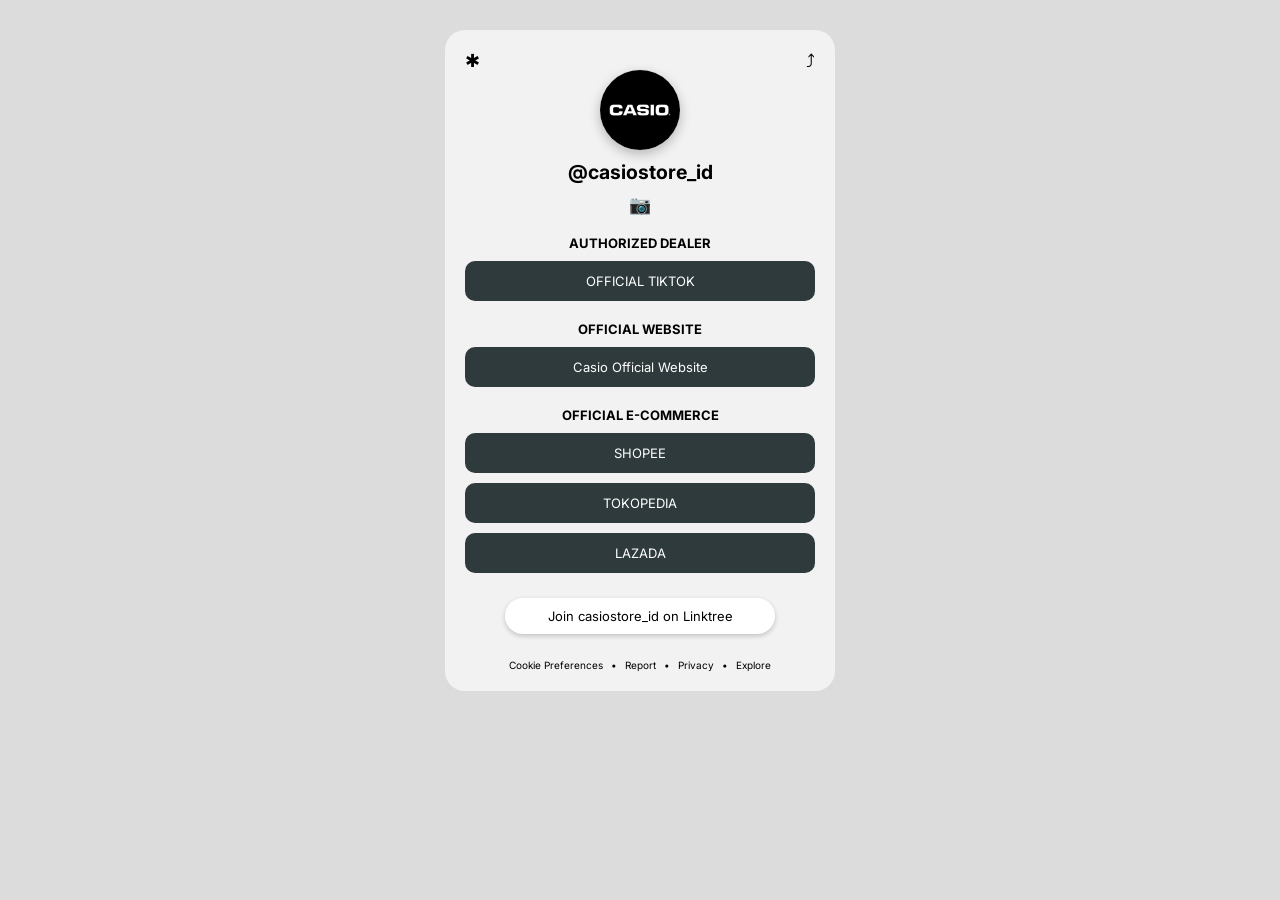
<file: linktree.html>
<!DOCTYPE html>
<html lang="en">
<head>

    <!-- update -->
    <!-- update lagi -->
    <!-- trigger -->
    <title>Casio Linktree</title>
    <meta charset="utf-8">
    <meta name="viewport" content="width=device-width, initial-scale=1">
    <link href="https://fonts.googleapis.com/css2?family=Inter:wght@400;500;600&display=swap" rel="stylesheet">

    <style>
        .top-icons {
            position: relative;
            height: 20px;
        }

        .left-icon {
            position: absolute;
            left: 0;
            font-size: 18px;
        }

        .right-icon {
            position: absolute;
            right: 0;
            font-size: 18px;
        }
        .ig-icon {
            font-size: 18px;
            margin-top: 5px;
        }
        body {
            margin: 0;
            font-family: 'Inter', sans-serif;
            background: #dcdcdc;
            font-size: 13px;
        }

        .card {
            width: 350px;
            margin: 30px auto;
            background: #f2f2f2;
            border-radius: 20px;
            padding: 20px;
            text-align: center;
        }

        .logo {
            width: 80px;
            height: 80px;
            border-radius: 50%;
            object-fit: cover;
            display: block;
            margin: auto;
            box-shadow: 0 4px 12px rgba(0,0,0,0.25);
        }

        h2 {
            margin: 10px 0;
        }

        .section-title {
            margin-top: 20px;
            font-weight: bold;
        }

        .btn-link {
            background: #2f3a3d;
            color: white;
            padding: 12px;
            margin: 10px 0;
            border-radius: 10px;
            display: block;
            text-decoration: none;
        }

        .btn-link:hover {
            background: #1f2628;
        }

        .join-btn {
            margin: 25px auto;
            padding: 10px;
            background: white;
            border-radius: 20px;
            width: 250px;
            box-shadow: 0 2px 5px rgba(0,0,0,0.2);
        }

        .footer {
            font-size: 10px;
            margin-top: 20px;
        }

        .footer a {
            color: black;
            text-decoration: none;
            margin: 0 5px;
        }

    </style>
</head>

<body>

<div class="card">
    <div class="top-icons">
        <span class="left-icon">✱</span>
        <span class="right-icon">⤴</span>
    </div>

    <!-- Logo -->
    <img src="assets/img/casio.jpg" class="logo">

    <h2>@casiostore_id</h2>
    <p class="ig-icon">📷</p>
    <div class="section-title">AUTHORIZED DEALER</div>

    <!-- Tiktok -->
    <a href="#" class="btn-link">OFFICIAL TIKTOK</a>

    <!-- Website -->
    <div class="section-title">OFFICIAL WEBSITE</div>
    <a href="#" class="btn-link">Casio Official Website</a>

    <!-- E-Commerce -->
    <div class="section-title">OFFICIAL E-COMMERCE</div>
    <a href="#" class="btn-link">SHOPEE</a>
    <a href="#" class="btn-link">TOKOPEDIA</a>
    <a href="#" class="btn-link">LAZADA</a>

    <!-- Join -->
    <div class="join-btn">
        Join casiostore_id on Linktree
    </div>

    <!-- Footer -->
    <div class="footer">
        <a href="#">Cookie Preferences</a> •
        <a href="#">Report</a> •
        <a href="#">Privacy</a> •
        <a href="#">Explore</a>
    </div>

</div>

</body>
</html>
</file>
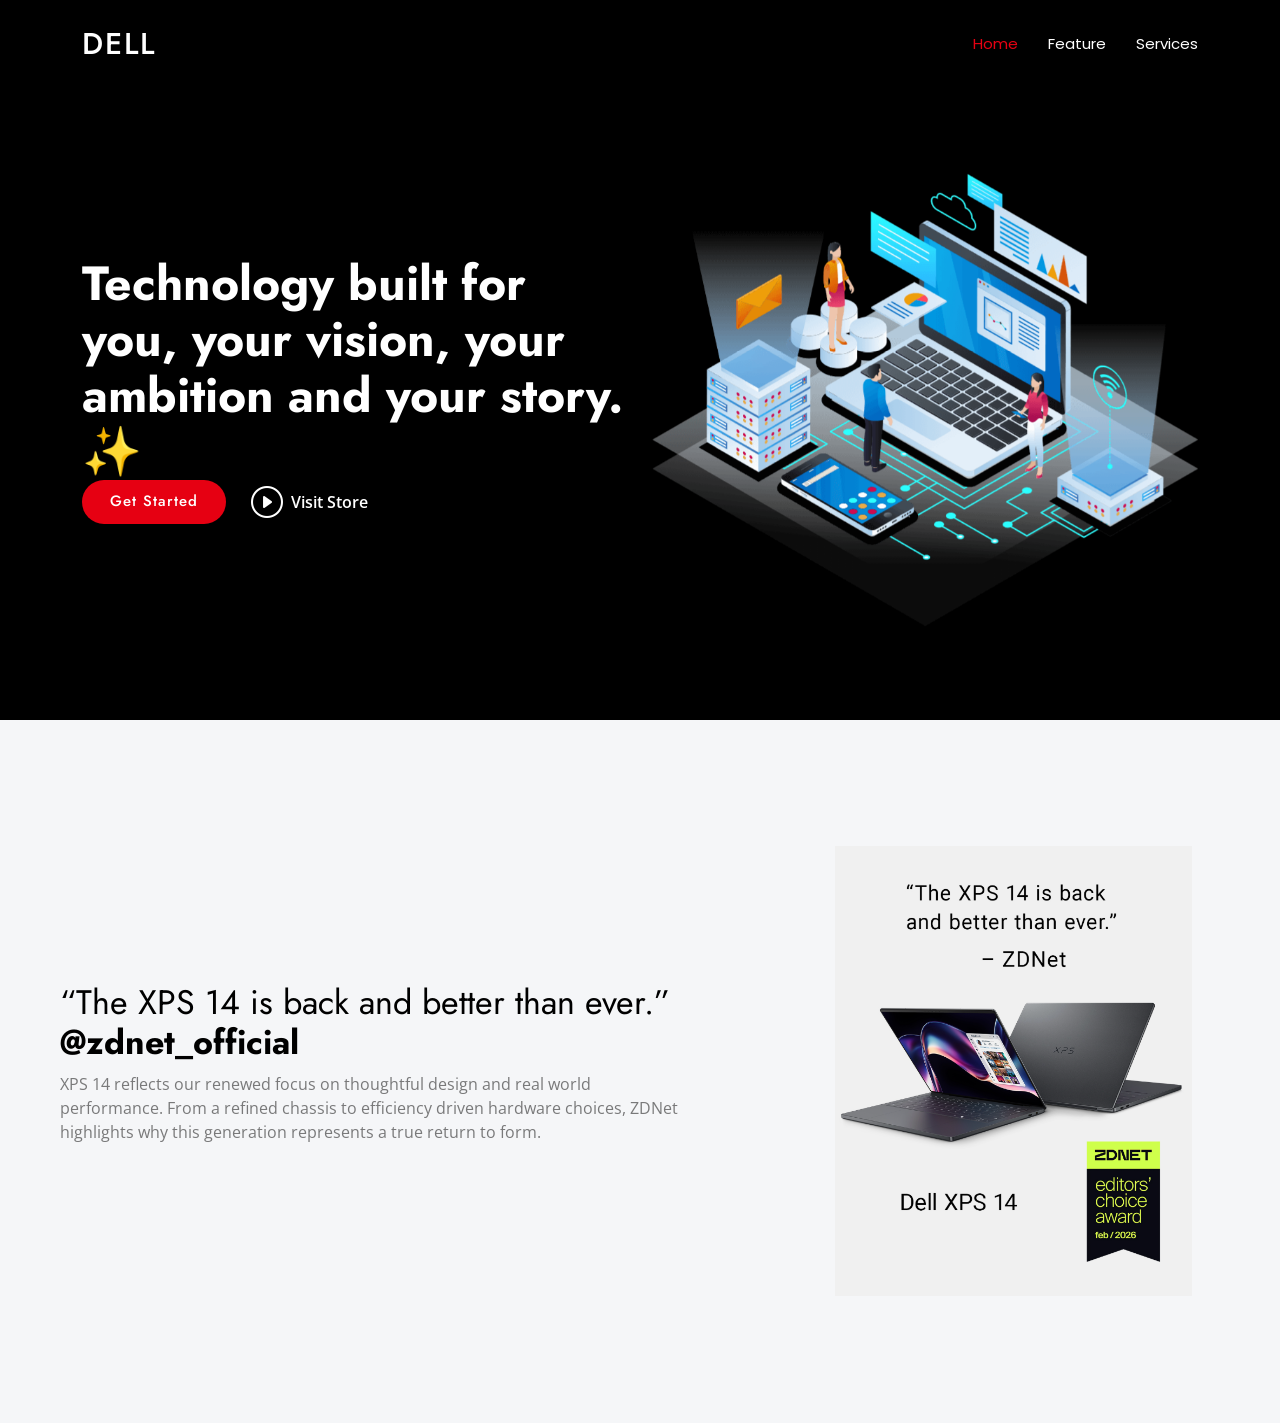
<file: pertemuan5.html>
<!DOCTYPE html>
<html lang="en">

<head>
    <meta charset="utf-8">
    <meta content="width=device-width, initial-scale=1.0" name="viewport">
    <title>DELL</title>
    <meta name="description" content="">
    <meta name="keywords" content="">

    <!-- Favicons -->
    <link href="assets/img/favicon.png" rel="icon">
    <link href="assets/img/apple-touch-icon.png" rel="apple-touch-icon">

    <!-- Fonts -->
    <link href="https://fonts.googleapis.com" rel="preconnect">
    <link href="https://fonts.gstatic.com" rel="preconnect" crossorigin>
    <link
        href="https://fonts.googleapis.com/css2?family=Open+Sans:ital,wght@0,300;0,400;0,500;0,600;0,700;0,800;1,300;1,400;1,500;1,600;1,700;1,800&family=Poppins:ital,wght@0,100;0,200;0,300;0,400;0,500;0,600;0,700;0,800;0,900;1,100;1,200;1,300;1,400;1,500;1,600;1,700;1,800;1,900&family=Jost:ital,wght@0,100;0,200;0,300;0,400;0,500;0,600;0,700;0,800;0,900;1,100;1,200;1,300;1,400;1,500;1,600;1,700;1,800;1,900&display=swap"
        rel="stylesheet">

    <!-- Vendor CSS Files -->
    <link href="assets/vendor/bootstrap/css/bootstrap.min.css" rel="stylesheet">
    <link href="assets/vendor/bootstrap-icons/bootstrap-icons.css" rel="stylesheet">
    <link href="assets/vendor/aos/aos.css" rel="stylesheet">
    <link href="assets/vendor/glightbox/css/glightbox.min.css" rel="stylesheet">
    <link href="assets/vendor/swiper/swiper-bundle.min.css" rel="stylesheet">

    <!-- Main CSS File -->
    <link href="assets/css/main.css" rel="stylesheet">

    <!-- =======================================================
  * Template Name: Arsha
  * Template URL: https://bootstrapmade.com/arsha-free-bootstrap-html-template-corporate/
  * Updated: Feb 22 2025 with Bootstrap v5.3.3
  * Author: BootstrapMade.com
  * License: https://bootstrapmade.com/license/
  ======================================================== -->
</head>

<body class="index-page">
    <header id="header" class="header d-flex align-items-center fixed-top">
        <div class="container-fluid container-xl position-relative d-flex align-items-center">

            <a href="index.html" class="logo d-flex align-items-center me-auto">
                <!-- Uncomment the line below if you also wish to use an image logo -->
                <!-- <img src="assets/img/logo.webp" alt=""> -->
                <h1 class="sitename">DELL</h1>
            </a>

            <nav id="navmenu" class="navmenu">
                <ul>
                    <li><a href="#hero" class="active">Home</a></li>
                    <li><a href="#why-us" class="active">Feature</a></li>
                    <li><a href="#services" class="active">Services</a></li>
                </ul>
                <i class="mobile-nav-toggle d-xl-none bi bi-list"></i>
            </nav>

        </div>
    </header>

    <main class="main">
        <!-- Hero Section -->
        <section id="hero" class="hero section dark-background">

            <div class="container">
                <div class="row gy-4">
                    <div class="col-lg-6 order-2 order-lg-1 d-flex flex-column justify-content-center"
                        data-aos="zoom-out">
                        <h1>Technology built for you, your vision, your ambition and your story. ✨</h1>

                        <div class="d-flex">
                            <a href="#about" class="btn-get-started">Get Started</a>
                            <a href="visitstore.bio/dell?tab=ig"
                                class="glightbox btn-watch-video d-flex align-items-center"><i
                                    class="bi bi-play-circle"></i><span>Visit Store</span></a>
                        </div>
                    </div>
                    <div class="col-lg-6 order-1 order-lg-2 hero-img" data-aos="zoom-out" data-aos-delay="200">
                        <img src="assets/img/hero-img.png" class="img-fluid animated" alt="">
                    </div>
                </div>
            </div>

        </section><!-- /Hero Section -->

        <!-- Why Us Section -->
        <section id="why-us" class="section why-us light-background" data-builder="section">

            <div class="container-fluid">

                <div class="row gy-4">

                    <div class="col-lg-7 d-flex flex-column justify-content-center order-2 order-lg-1">

                        <div class="content px-xl-5" data-aos="fade-up" data-aos-delay="100">
                            <h3><span>“The XPS 14 is back and better than ever.” </span><strong>@zdnet_official</strong></h3>
                            <p>
                                XPS 14 reflects our renewed focus on thoughtful design and real world performance. From
                                a refined chassis to efficiency driven hardware choices, ZDNet highlights why this
                                generation represents a true return to form.
                            </p>
                        </div>

                    </div>

                    <div class="col-lg-5 order-1 order-lg-2 why-us-img">
                        <img src="assets/img/dellxps14.png" class="img-fluid" alt="" data-aos="zoom-in"
                            data-aos-delay="100">
                    </div>
                </div>

            </div>

        </section><!-- /Why Us Section -->

    </main>

    <!-- Scroll Top -->
    <a href="#" id="scroll-top" class="scroll-top d-flex align-items-center justify-content-center"><i
            class="bi bi-arrow-up-short"></i></a>

    <!-- Preloader -->
    <div id="preloader"></div>

    <!-- Vendor JS Files -->
    <script src="assets/vendor/bootstrap/js/bootstrap.bundle.min.js"></script>
    <script src="assets/vendor/php-email-form/validate.js"></script>
    <script src="assets/vendor/aos/aos.js"></script>
    <script src="assets/vendor/glightbox/js/glightbox.min.js"></script>
    <script src="assets/vendor/swiper/swiper-bundle.min.js"></script>
    <script src="assets/vendor/waypoints/noframework.waypoints.js"></script>
    <script src="assets/vendor/imagesloaded/imagesloaded.pkgd.min.js"></script>
    <script src="assets/vendor/isotope-layout/isotope.pkgd.min.js"></script>

    <!-- Main JS File -->
    <script src="assets/js/main.js"></script>

</body>

</html>
</file>
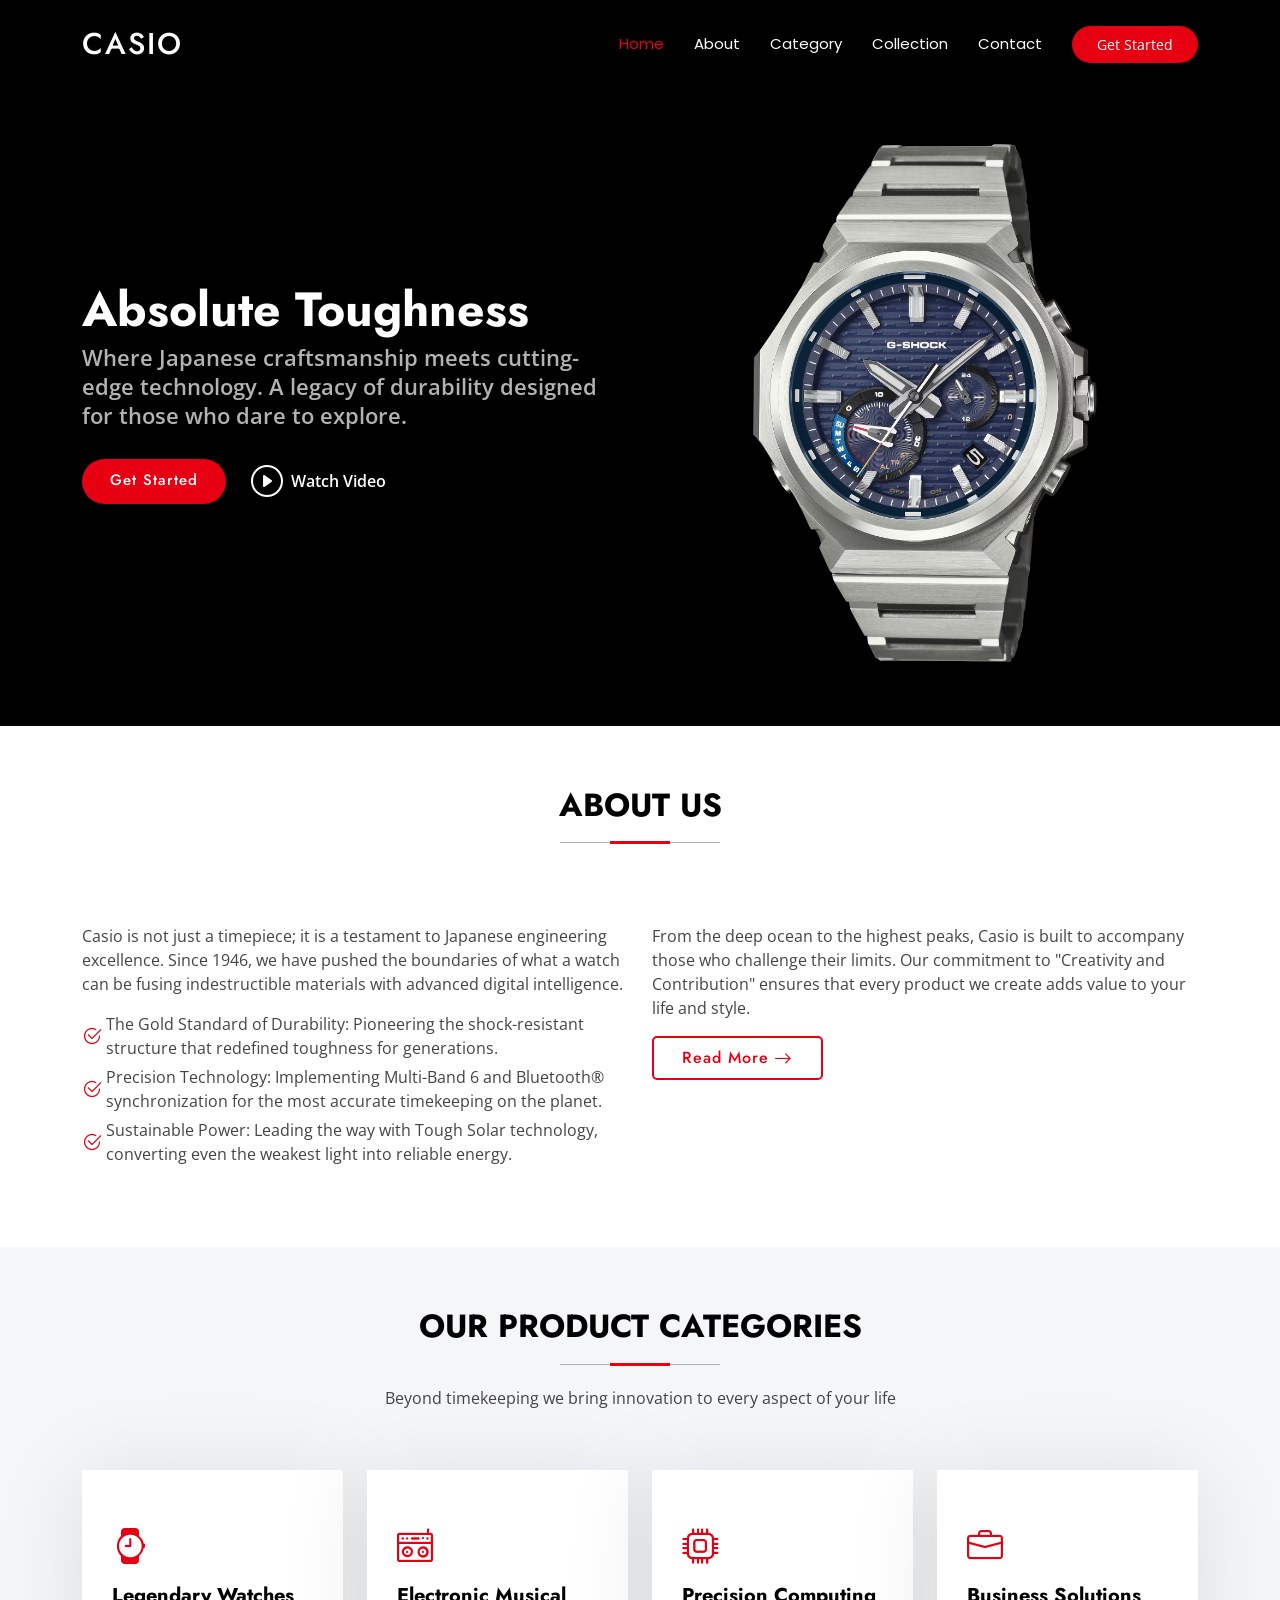
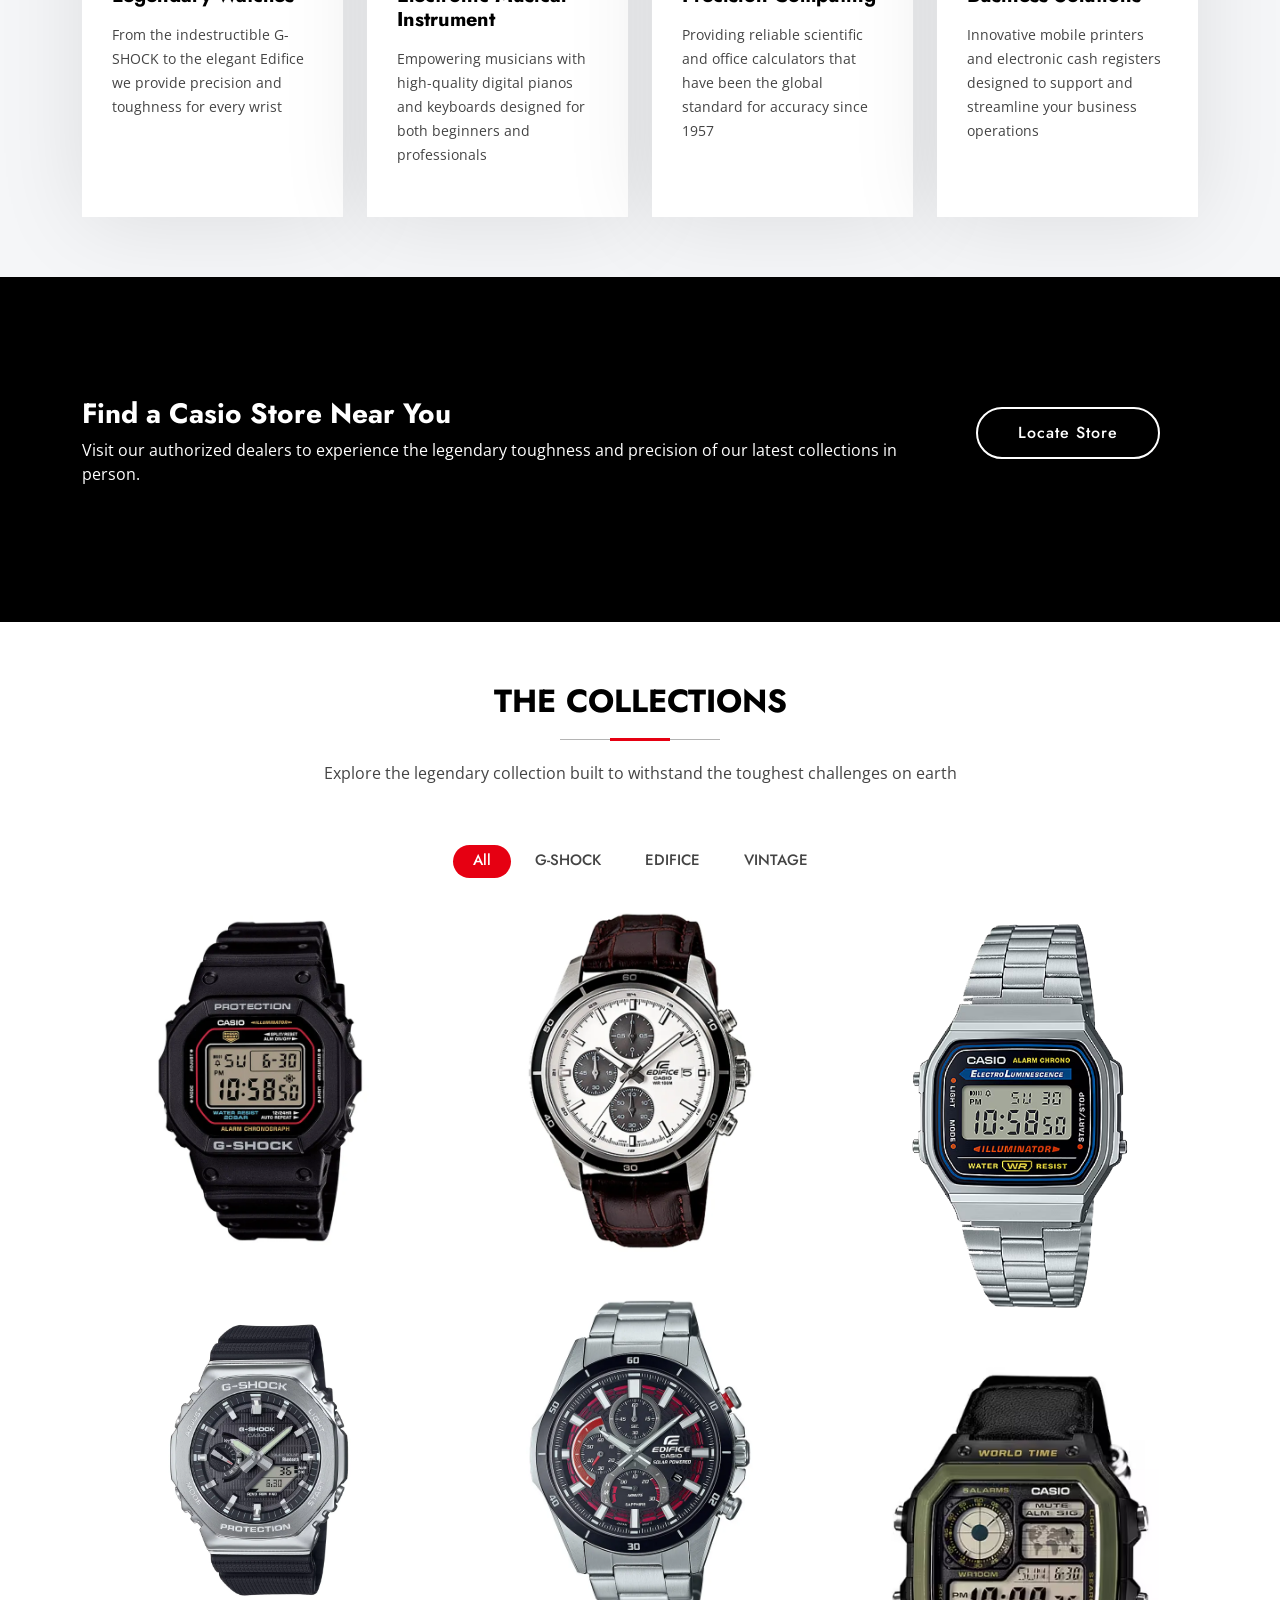
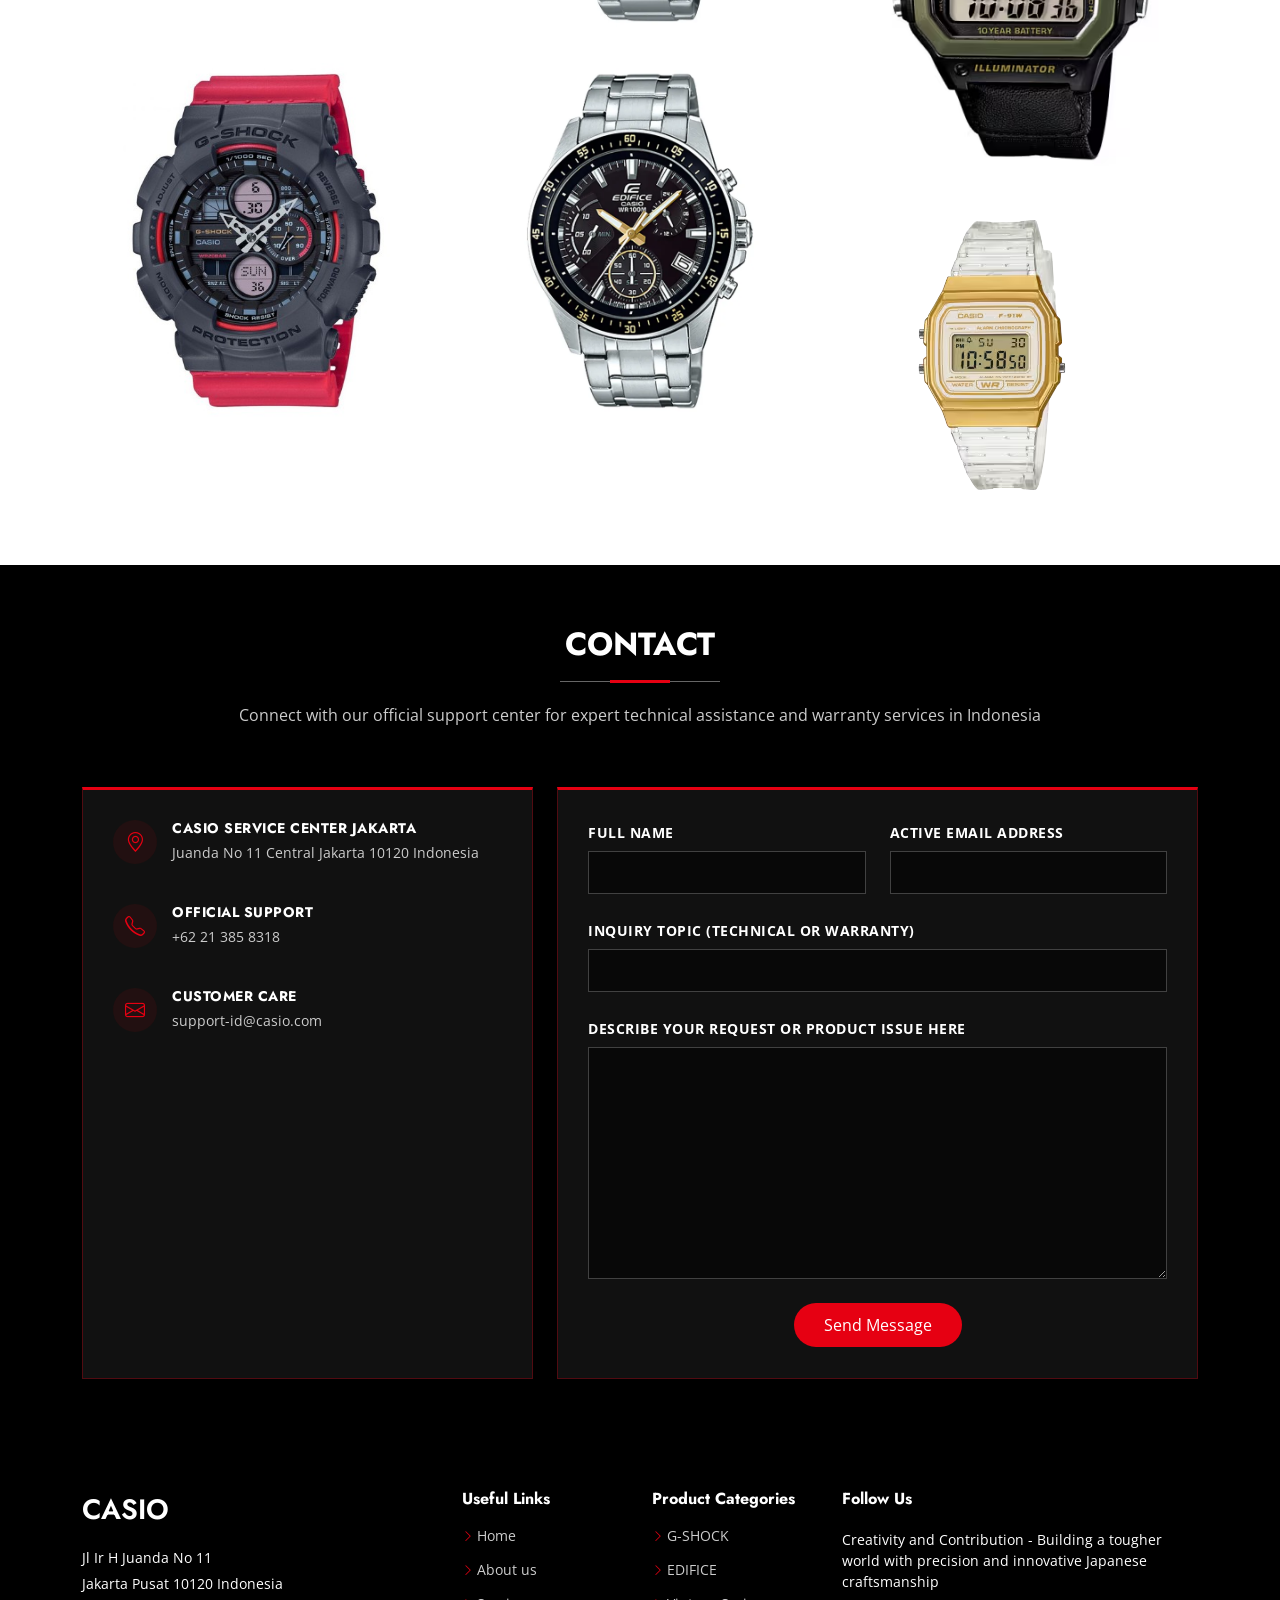
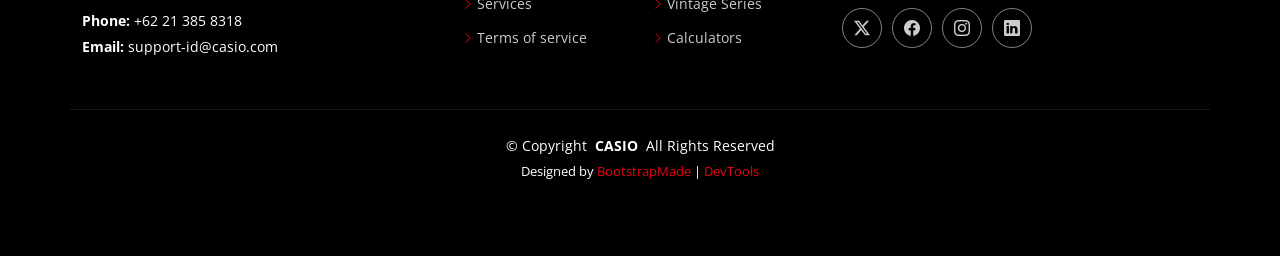
<file: tugas_ets.html>
<!DOCTYPE html>
<html lang="en">

<head>
  <meta charset="utf-8">
  <meta content="width=device-width, initial-scale=1.0" name="viewport">
  <title>Index - CASIO Bootstrap Template</title>
  <meta name="description" content="">
  <meta name="keywords" content="">

  <!-- Favicons -->
  <link href="assets/img/favicon.png" rel="icon">
  <link href="assets/img/apple-touch-icon.png" rel="apple-touch-icon">

  <!-- Fonts -->
  <link href="https://fonts.googleapis.com" rel="preconnect">
  <link href="https://fonts.gstatic.com" rel="preconnect" crossorigin>
  <link
    href="https://fonts.googleapis.com/css2?family=Open+Sans:ital,wght@0,300;0,400;0,500;0,600;0,700;0,800;1,300;1,400;1,500;1,600;1,700;1,800&family=Poppins:ital,wght@0,100;0,200;0,300;0,400;0,500;0,600;0,700;0,800;0,900;1,100;1,200;1,300;1,400;1,500;1,600;1,700;1,800;1,900&family=Jost:ital,wght@0,100;0,200;0,300;0,400;0,500;0,600;0,700;0,800;0,900;1,100;1,200;1,300;1,400;1,500;1,600;1,700;1,800;1,900&display=swap"
    rel="stylesheet">

  <!-- Vendor CSS Files -->
  <link href="assets/vendor/bootstrap/css/bootstrap.min.css" rel="stylesheet">
  <link href="assets/vendor/bootstrap-icons/bootstrap-icons.css" rel="stylesheet">
  <link href="assets/vendor/aos/aos.css" rel="stylesheet">
  <link href="assets/vendor/glightbox/css/glightbox.min.css" rel="stylesheet">
  <link href="assets/vendor/swiper/swiper-bundle.min.css" rel="stylesheet">

  <!-- Main CSS File -->
  <link href="assets/css/main.css" rel="stylesheet">

  <!-- =======================================================
  * Template Name: Arsha
  * Template URL: https://bootstrapmade.com/arsha-free-bootstrap-html-template-corporate/
  * Updated: Feb 22 2025 with Bootstrap v5.3.3
  * Author: BootstrapMade.com
  * License: https://bootstrapmade.com/license/
  ======================================================== -->
</head>

<body class="index-page">

  <header id="header" class="header d-flex align-items-center fixed-top">
    <div class="container-fluid container-xl position-relative d-flex align-items-center">

      <a href="index.html" class="logo d-flex align-items-center me-auto">
        <!-- Uncomment the line below if you also wish to use an image logo -->
        <!-- <img src="assets/img/logo.webp" alt=""> -->
        <h1 class="sitename">CASIO</h1>
      </a>

      <nav id="navmenu" class="navmenu">
        <ul>
          <li><a href="#hero" class="active">Home</a></li>
          <li><a href="#about">About</a></li>
          <li><a href="#services">Category</a></li>
          <li><a href="#portfolio">Collection</a></li>
          <li><a href="#contact">Contact</a></li>
        </ul>
        <i class="mobile-nav-toggle d-xl-none bi bi-list"></i>
      </nav>

      <a class="btn-getstarted" href="#about">Get Started</a>

    </div>
  </header>

  <main class="main">

    <!-- Hero Section -->
    <section id="hero" class="hero section dark-background">

      <div class="container">
        <div class="row gy-4">
          <div class="col-lg-6 order-2 order-lg-1 d-flex flex-column justify-content-center" data-aos="zoom-out">
            <h1>Absolute Toughness</h1>
            <p>Where Japanese craftsmanship meets cutting-edge technology. A legacy of durability designed for those who
              dare to explore.</p>
            <div class="d-flex">
              <a href="#about" class="btn-get-started">Get Started</a>
              <a href="https://youtu.be/uM5_Ops7Uv0?si=i4ERFVaEW-Cw5zNk"
                class="glightbox btn-watch-video d-flex align-items-center"><i class="bi bi-play-circle"></i><span>Watch
                  Video</span></a>
            </div>
          </div>
          <div class="col-lg-6 order-1 order-lg-2 hero-img" data-aos="zoom-out" data-aos-delay="200">
            <img src="assets/img/GST-B1000D-2A.avif" class="img-fluid animated" alt="">
          </div>
        </div>
      </div>

    </section><!-- /Hero Section -->

    <!-- About Section -->
    <section id="about" class="about section">

      <!-- Section Title -->
      <div class="container section-title" data-aos="fade-up">
        <h2>About Us</h2>
      </div><!-- End Section Title -->

      <div class="container">

        <div class="row gy-4">

          <div class="col-lg-6 content" data-aos="fade-up" data-aos-delay="100">
            <p>
              Casio is not just a timepiece; it is a testament to Japanese engineering excellence. Since 1946, we have
              pushed the boundaries of what a watch can be fusing indestructible materials with advanced digital
              intelligence.
            </p>
            <ul>
              <li><i class="bi bi-check2-circle"></i> <span>The Gold Standard of Durability: Pioneering the
                  shock-resistant structure that redefined toughness for generations.</span></li>
              <li><i class="bi bi-check2-circle"></i> <span>Precision Technology: Implementing Multi-Band 6 and
                  Bluetooth® synchronization for the most accurate timekeeping on the planet.</span></li>
              <li><i class="bi bi-check2-circle"></i> <span>Sustainable Power: Leading the way with Tough Solar
                  technology, converting even the weakest light into reliable energy.</span></li>
            </ul>
          </div>

          <div class="col-lg-6" data-aos="fade-up" data-aos-delay="200">
            <p>From the deep ocean to the highest peaks, Casio is built to accompany those who challenge their limits.
              Our commitment to "Creativity and Contribution" ensures that every product we create adds value to your
              life and style.</p>
            <a href="#" class="read-more"><span>Read More</span><i class="bi bi-arrow-right"></i></a>
          </div>

        </div>

      </div>

    </section><!-- /About Section -->



    <!-- Services Section -->
    <section id="services" class="services section light-background">

      <!-- Section Title -->
      <div class="container section-title" data-aos="fade-up">
        <h2>Our Product Categories</h2>
        <p>Beyond timekeeping we bring innovation to every aspect of your life</p>
      </div><!-- End Section Title -->

      <div class="container">

        <div class="row gy-4">

          <div class="col-xl-3 col-md-6 d-flex" data-aos="fade-up" data-aos-delay="100">
            <div class="service-item position-relative">
              <div class="icon"><i class="bi bi-watch"></i></div>
              <h4><a href="" class="stretched-link">Legendary Watches</a></h4>
              <p>From the indestructible G-SHOCK to the elegant Edifice we provide precision and toughness for every
                wrist</p>
            </div>
          </div><!-- End Service Item -->

          <div class="col-xl-3 col-md-6 d-flex" data-aos="fade-up" data-aos-delay="200">
            <div class="service-item position-relative">
              <div class="icon"><i class="bi bi-boombox"></i></div>
              <h4><a href="" class="stretched-link">Electronic Musical Instrument</a></h4>
              <p>Empowering musicians with high-quality digital pianos and keyboards designed for both beginners and
                professionals</p>
            </div>
          </div><!-- End Service Item -->

          <div class="col-xl-3 col-md-6 d-flex" data-aos="fade-up" data-aos-delay="300">
            <div class="service-item position-relative">
              <div class="icon"><i class="bi bi-cpu"></i></div>
              <h4><a href="" class="stretched-link">Precision Computing</a></h4>
              <p>Providing reliable scientific and office calculators that have been the global standard for accuracy
                since 1957</p>
            </div>
          </div><!-- End Service Item -->

          <div class="col-xl-3 col-md-6 d-flex" data-aos="fade-up" data-aos-delay="400">
            <div class="service-item position-relative">
              <div class="icon"><i class="bi bi-briefcase"></i></div>
              <h4><a href="" class="stretched-link">Business Solutions</a></h4>
              <p>Innovative mobile printers and electronic cash registers designed to support and streamline your
                business operations</p>
            </div>
          </div><!-- End Service Item -->

        </div>

      </div>

    </section><!-- /Services Section -->


    <!-- Call To Action Section -->
    <section id="call-to-action" class="call-to-action section dark-background">

      <img src="assets/img/bg/casio_store.jpg" alt="">

      <div class="container">

        <div class="row" data-aos="zoom-in" data-aos-delay="100">
          <div class="col-xl-9 text-center text-xl-start">
            <h3>Find a Casio Store Near You</h3>
            <p>Visit our authorized dealers to experience the legendary toughness and precision of our latest
              collections in person.</p>
          </div>
          <div class="col-xl-3 cta-btn-container text-center">
            <a class="cta-btn align-middle" href="#">Locate Store</a>
          </div>
        </div>

      </div>

    </section><!-- /Call To Action Section -->

    <!-- Portfolio Section -->
    <section id="portfolio" class="portfolio section">

      <!-- Section Title -->
      <div class="container section-title" data-aos="fade-up">
        <h2>The Collections</h2>
        <p>Explore the legendary collection built to withstand the toughest challenges on earth</p>
      </div><!-- End Section Title -->

      <div class="container">

        <div class="isotope-layout" data-default-filter="*" data-layout="masonry" data-sort="original-order">

          <ul class="portfolio-filters isotope-filters" data-aos="fade-up" data-aos-delay="100">
            <li data-filter="*" class="filter-active">All</li>
            <li data-filter=".filter-app">G-SHOCK</li>
            <li data-filter=".filter-product">EDIFICE</li>
            <li data-filter=".filter-branding">VINTAGE</li>
          </ul><!-- End Portfolio Filters -->

          <div class="row gy-4 isotope-container" data-aos="fade-up" data-aos-delay="200">

            <div class="col-lg-4 col-md-6 portfolio-item isotope-item filter-app">
              <img src="assets/img/portfolio/DW-5600BB.webp" class="img-fluid" alt="">
              <div class="portfolio-info">
                <h4>G-Shock DW-5600BB-1</h4>
                <p>Desain matte black minimalis dengan ketangguhan ikonik</p>
                <a href="assets/img/portfolio/portfolio-portrait-1.webp" title="App 1"
                  data-gallery="portfolio-gallery-app" class="glightbox preview-link"><i class="bi bi-zoom-in"></i></a>
                <a href="portfolio-details.html" title="More Details" class="details-link"><i
                    class="bi bi-link-45deg"></i></a>
              </div>
            </div><!-- End Portfolio Item -->

            <div class="col-lg-4 col-md-6 portfolio-item isotope-item filter-product">
              <img src="assets/img/portfolio/EFR-526L-7AVUDF.webp" class="img-fluid" alt="">
              <div class="portfolio-info">
                <h4>Casio Edifice EFR-526L-7AVUDF</h4>
                <p>Kronograf elegan bertali kulit untuk gaya profesional.</p>
                <a href="assets/img/portfolio/portfolio-1.webp" title="Product 1"
                  data-gallery="portfolio-gallery-product" class="glightbox preview-link"><i
                    class="bi bi-zoom-in"></i></a>
                <a href="portfolio-details.html" title="More Details" class="details-link"><i
                    class="bi bi-link-45deg"></i></a>
              </div>
            </div><!-- End Portfolio Item -->

            <div class="col-lg-4 col-md-6 portfolio-item isotope-item filter-branding">
              <img src="assets/img/portfolio/Casio A168.avif" class="img-fluid" alt="">
              <div class="portfolio-info">
                <h4>Casio A168</h4>
                <p>Jam tangan digital vintage dengan tampilan retro krom yang abadi.</p>
                <a href="assets/img/portfolio/portfolio-3.webp" title="Branding 1"
                  data-gallery="portfolio-gallery-branding" class="glightbox preview-link"><i
                    class="bi bi-zoom-in"></i></a>
                <a href="portfolio-details.html" title="More Details" class="details-link"><i
                    class="bi bi-link-45deg"></i></a>
              </div>
            </div><!-- End Portfolio Item -->

            <div class="col-lg-4 col-md-6 portfolio-item isotope-item filter-app">
              <img src="assets/img/portfolio/GBM-2100-1ADR.webp" class="img-fluid" alt="">
              <div class="portfolio-info">
                <h4>G-SHOCK GBM-2100-1ADR</h4>
                <p>Seri metal dengan tenaga surya dan koneksi smartphone.</p>
                <a href="assets/img/portfolio/portfolio-4.webp" title="App 2" data-gallery="portfolio-gallery-app"
                  class="glightbox preview-link"><i class="bi bi-zoom-in"></i></a>
                <a href="portfolio-details.html" title="More Details" class="details-link"><i
                    class="bi bi-link-45deg"></i></a>
              </div>
            </div><!-- End Portfolio Item -->

            <div class="col-lg-4 col-md-6 portfolio-item isotope-item filter-product">
              <img src="assets/img/portfolio/EFS-S610DB-1A.webp" class="img-fluid" alt="">
              <div class="portfolio-info">
                <h4>Casio Edifice EFS-S610DB-1AVUDF</h4>
                <p>Desain tipis bertenaga surya dengan kaca safir tahan gores.</p>
                <a href="assets/img/portfolio/EFS-S610DB-1A.webp" title="Product 2"
                  data-gallery="portfolio-gallery-product" class="glightbox preview-link"><i
                    class="bi bi-zoom-in"></i></a>
                <a href="portfolio-details.html" title="More Details" class="details-link"><i
                    class="bi bi-link-45deg"></i></a>
              </div>
            </div><!-- End Portfolio Item -->

            <div class="col-lg-4 col-md-6 portfolio-item isotope-item filter-branding">
              <img src="assets/img/portfolio/Casio AE-1200WH.avif" class="img-fluid" alt="">
              <div class="portfolio-info">
                <h4>Casio AE-1200WH</h4>
                <p>Fitur world time lengkap dengan baterai tahan 10 tahun.</p>
                <a href="assets/img/portfolio/portfolio-portrait-3.webp" title="Branding 2"
                  data-gallery="portfolio-gallery-branding" class="glightbox preview-link"><i
                    class="bi bi-zoom-in"></i></a>
                <a href="portfolio-details.html" title="More Details" class="details-link"><i
                    class="bi bi-link-45deg"></i></a>
              </div>
            </div><!-- End Portfolio Item -->

            <div class="col-lg-4 col-md-6 portfolio-item isotope-item filter-app">
              <img src="assets/img/portfolio/GA-140-4ADR.jpg" class="img-fluid" alt="">
              <div class="portfolio-info">
                <h4>G-SHOCK GA-140-4ADR</h4>
                <p>Jam analog-digital dengan warna oranye yang berani.</p>
                <a href="assets/img/portfolio/portfolio-7.webp" title="App 3" data-gallery="portfolio-gallery-app"
                  class="glightbox preview-link"><i class="bi bi-zoom-in"></i></a>
                <a href="portfolio-details.html" title="More Details" class="details-link"><i
                    class="bi bi-link-45deg"></i></a>
              </div>
            </div><!-- End Portfolio Item -->

            <div class="col-lg-4 col-md-6 portfolio-item isotope-item filter-product">
              <img src="assets/img/portfolio/EFV-540D-1AVUDF.webp" class="img-fluid" alt="">
              <div class="portfolio-info">
                <h4>Casio Edifice EFV-540D-1AVUDF</h4>
                <p>Kronograf stainless steel padat untuk kesan sporty yang kuat.</p>
                <a href="assets/img/portfolio/portfolio-8.webp" title="Product 3"
                  data-gallery="portfolio-gallery-product" class="glightbox preview-link"><i
                    class="bi bi-zoom-in"></i></a>
                <a href="portfolio-details.html" title="More Details" class="details-link"><i
                    class="bi bi-link-45deg"></i></a>
              </div>
            </div><!-- End Portfolio Item -->

            <div class="col-lg-4 col-md-6 portfolio-item isotope-item filter-branding">
              <img src="assets/img/portfolio/Casio F-91W.avif" class="img-fluid" alt="">
              <div class="portfolio-info">
                <h4>Casio F-91W.avif</h4>
                <p>Jam tangan digital legendaris yang andal dan sederhana.</p>
                <a href="assets/img/portfolio/portfolio-9.webp" title="Branding 2"
                  data-gallery="portfolio-gallery-branding" class="glightbox preview-link"><i
                    class="bi bi-zoom-in"></i></a>
                <a href="portfolio-details.html" title="More Details" class="details-link"><i
                    class="bi bi-link-45deg"></i></a>
              </div>
            </div><!-- End Portfolio Item -->

          </div><!-- End Portfolio Container -->

        </div>

      </div>

    </section><!-- /Portfolio Section -->

    <!-- Contact Section -->
    <section id="contact" class="contact section dark-background">

      <!-- Section Title -->
      <div class="container section-title" data-aos="fade-up">
        <h2>Contact</h2>
        <p>Connect with our official support center for expert technical assistance and warranty services in Indonesia
        </p>
      </div><!-- End Section Title -->

      <div class="container" data-aos="fade-up" data-aos-delay="100">

        <div class="row gy-4">

          <div class="col-lg-5">

            <div class="info-wrap">
              <div class="info-item d-flex" data-aos="fade-up" data-aos-delay="200">
                <i class="bi bi-geo-alt flex-shrink-0"></i>
                <div>
                  <h3>Casio Service Center Jakarta</h3>
                  <p>Juanda No 11 Central Jakarta 10120 Indonesia</p>
                </div>
              </div><!-- End Info Item -->

              <div class="info-item d-flex" data-aos="fade-up" data-aos-delay="300">
                <i class="bi bi-telephone flex-shrink-0"></i>
                <div>
                  <h3>Official Support</h3>
                  <p>+62 21 385 8318</p>
                </div>
              </div><!-- End Info Item -->

              <div class="info-item d-flex" data-aos="fade-up" data-aos-delay="400">
                <i class="bi bi-envelope flex-shrink-0"></i>
                <div>
                  <h3>Customer Care</h3>
                  <p>support-id@casio.com</p>
                </div>
              </div><!-- End Info Item -->

              <iframe
                src="https://www.google.com/maps/embed?pb=!1m18!1m12!1m3!1d15081.55014308363!2d106.81581889765083!3d-6.177013200965509!2m3!1f0!2f0!3f0!3m2!1i1024!2i768!4f13.1!3m3!1m2!1s0x2e69f58fa19921b9%3A0xdd14ea4c7089d389!2sCasio%20Service%20Center!5e1!3m2!1sid!2sid!4v1778106393655!5m2!1sid!2sid"
                frameborder="0" style="border:0; width: 100%; height: 270px;" allowfullscreen="" loading="lazy"
                referrerpolicy="no-referrer-when-downgrade"></iframe>
            </div>
          </div>

          <div class="col-lg-7">
            <form action="forms/contact.php" method="post" class="php-email-form" data-aos="fade-up"
              data-aos-delay="200">
              <div class="row gy-4">

                <div class="col-md-6">
                  <label for="name-field" class="pb-2">Full Name</label>
                  <input type="text" name="name" id="name-field" class="form-control" required="">
                </div>

                <div class="col-md-6">
                  <label for="email-field" class="pb-2">Active Email Address</label>
                  <input type="email" class="form-control" name="email" id="email-field" required="">
                </div>

                <div class="col-md-12">
                  <label for="subject-field" class="pb-2">Inquiry Topic (Technical or Warranty)</label>
                  <input type="text" class="form-control" name="subject" id="subject-field" required="">
                </div>

                <div class="col-md-12">
                  <label for="message-field" class="pb-2">Describe your request or product issue here</label>
                  <textarea class="form-control" name="message" rows="10" id="message-field" required=""></textarea>
                </div>

                <div class="col-md-12 text-center">
                  <div class="loading">Loading</div>
                  <div class="error-message"></div>
                  <div class="sent-message">Your message has been sent. Thank you!</div>

                  <button type="submit">Send Message</button>
                </div>

              </div>
            </form>
          </div><!-- End Contact Form -->

        </div>

      </div>

    </section><!-- /Contact Section -->

  </main>

  <footer id="footer" class="footer dark-background">

    <div class="container footer-top">
      <div class="row gy-4">
        <div class="col-lg-4 col-md-6 footer-about">
          <a href="index.html" class="d-flex align-items-center">
            <span class="sitename">CASIO</span>
          </a>
          <div class="footer-contact pt-3">
            <p>Jl Ir H Juanda No 11</p>
            <p>Jakarta Pusat 10120 Indonesia</p>
            <p class="mt-3"><strong>Phone:</strong> <span>+62 21 385 8318</span></p>
            <p><strong>Email:</strong> <span>support-id@casio.com</span></p>
          </div>
        </div>

        <div class="col-lg-2 col-md-3 footer-links">
          <h4>Useful Links</h4>
          <ul>
            <li><i class="bi bi-chevron-right"></i> <a href="#hero">Home</a></li>
            <li><i class="bi bi-chevron-right"></i> <a href="#about">About us</a></li>
            <li><i class="bi bi-chevron-right"></i> <a href="#services">Services</a></li>
            <li><i class="bi bi-chevron-right"></i> <a href="#">Terms of service</a></li>
          </ul>
        </div>

        <div class="col-lg-2 col-md-3 footer-links">
          <h4>Product Categories</h4>
          <ul>
            <li><i class="bi bi-chevron-right"></i> <a href="#portfolio">G-SHOCK</a></li>
            <li><i class="bi bi-chevron-right"></i> <a href="#portfolio">EDIFICE</a></li>
            <li><i class="bi bi-chevron-right"></i> <a href="#portfolio">Vintage Series</a></li>
            <li><i class="bi bi-chevron-right"></i> <a href="#services">Calculators</a></li>
          </ul>
        </div>

        <div class="col-lg-4 col-md-12">
          <h4>Follow Us</h4>
          <p>Creativity and Contribution - Building a tougher world with precision and innovative Japanese craftsmanship
          </p>
          <div class="social-links d-flex">
            <a href=""><i class="bi bi-twitter-x"></i></a>
            <a href=""><i class="bi bi-facebook"></i></a>
            <a href=""><i class="bi bi-instagram"></i></a>
            <a href=""><i class="bi bi-linkedin"></i></a>
          </div>
        </div>

      </div>
    </div>

    <div class="container copyright text-center mt-4">
      <p>© <span>Copyright</span> <strong class="px-1 sitename">CASIO</strong> <span>All Rights Reserved</span></p>
      <div class="credits">
        Designed by <a href="https://bootstrapmade.com/">BootstrapMade</a> | <a
          href="https://bootstrapmade.com/tools/">DevTools</a>
      </div>
    </div>

  </footer>

  <!-- Scroll Top -->
  <a href="#" id="scroll-top" class="scroll-top d-flex align-items-center justify-content-center"><i
      class="bi bi-arrow-up-short"></i></a>

  <!-- Preloader -->
  <div id="preloader"></div>

  <!-- Vendor JS Files -->
  <script src="assets/vendor/bootstrap/js/bootstrap.bundle.min.js"></script>
  <script src="assets/vendor/php-email-form/validate.js"></script>
  <script src="assets/vendor/aos/aos.js"></script>
  <script src="assets/vendor/glightbox/js/glightbox.min.js"></script>
  <script src="assets/vendor/swiper/swiper-bundle.min.js"></script>
  <script src="assets/vendor/waypoints/noframework.waypoints.js"></script>
  <script src="assets/vendor/imagesloaded/imagesloaded.pkgd.min.js"></script>
  <script src="assets/vendor/isotope-layout/isotope.pkgd.min.js"></script>

  <!-- Main JS File -->
  <script src="assets/js/main.js"></script>

</body>

</html>
</file>
<file: assets/css/main2.css>
/**
* Template Name: Arsha
* Template URL: https://bootstrapmade.com/arsha-free-bootstrap-html-template-corporate/
* Updated: Feb 22 2025 with Bootstrap v5.3.3
* Author: BootstrapMade.com
* License: https://bootstrapmade.com/license/
*/

/*--------------------------------------------------------------
# Font & Color Variables
# Help: https://bootstrapmade.com/color-system/
--------------------------------------------------------------*/
/* Fonts */
:root {
  --default-font: "Open Sans",  system-ui, -apple-system, "Segoe UI", Roboto, "Helvetica Neue", Arial, "Noto Sans", "Liberation Sans", sans-serif, "Apple Color Emoji", "Segoe UI Emoji", "Segoe UI Symbol", "Noto Color Emoji";
  --heading-font: "Jost",  sans-serif;
  --nav-font: "Poppins",  sans-serif;
}

/* Global Colors - The following color variables are used throughout the website. Updating them here will change the color scheme of the entire website */
:root { 
  --background-color: #ffffff; /* Background color for the entire website, including individual sections */
  --default-color: #444444; /* Default color used for the majority of the text content across the entire website */
  --heading-color: #37517e; /* Color for headings, subheadings and title throughout the website */
  --accent-color: #47b2e4; /* Accent color that represents your brand on the website. It's used for buttons, links, and other elements that need to stand out */
  --surface-color: #ffffff; /* The surface color is used as a background of boxed elements within sections, such as cards, icon boxes, or other elements that require a visual separation from the global background. */
  --contrast-color: #ffffff; /* Contrast color for text, ensuring readability against backgrounds of accent, heading, or default colors. */
}

/* Nav Menu Colors - The following color variables are used specifically for the navigation menu. They are separate from the global colors to allow for more customization options */
:root {
  --nav-color: #ffffff;  /* The default color of the main navmenu links */
  --nav-hover-color: #47b2e4; /* Applied to main navmenu links when they are hovered over or active */
  --nav-mobile-background-color: #ffffff; /* Used as the background color for mobile navigation menu */
  --nav-dropdown-background-color: #ffffff; /* Used as the background color for dropdown items that appear when hovering over primary navigation items */
  --nav-dropdown-color: #444444; /* Used for navigation links of the dropdown items in the navigation menu. */
  --nav-dropdown-hover-color: #47b2e4; /* Similar to --nav-hover-color, this color is applied to dropdown navigation links when they are hovered over. */
}

/* Color Presets - These classes override global colors when applied to any section or element, providing reuse of the sam color scheme. */

.light-background {
  --background-color: #f5f6f8;
  --surface-color: #ffffff;
}

.dark-background {
  --background-color: #37517e;
  --default-color: #ffffff;
  --heading-color: #ffffff;
  --surface-color: #4668a2;
  --contrast-color: #ffffff;
}

/* Smooth scroll */
:root {
  scroll-behavior: smooth;
}

/*--------------------------------------------------------------
# General Styling & Shared Classes
--------------------------------------------------------------*/
body {
  color: var(--default-color);
  background-color: var(--background-color);
  font-family: var(--default-font);
}

a {
  color: var(--accent-color);
  text-decoration: none;
  transition: 0.3s;
}

a:hover {
  color: color-mix(in srgb, var(--accent-color), transparent 25%);
  text-decoration: none;
}

h1,
h2,
h3,
h4,
h5,
h6 {
  color: var(--heading-color);
  font-family: var(--heading-font);
}

/* PHP Email Form Messages
------------------------------*/
.php-email-form .error-message {
  display: none;
  background: #df1529;
  color: #ffffff;
  text-align: left;
  padding: 15px;
  margin-bottom: 24px;
  font-weight: 600;
}

.php-email-form .sent-message {
  display: none;
  color: #ffffff;
  background: #059652;
  text-align: center;
  padding: 15px;
  margin-bottom: 24px;
  font-weight: 600;
}

.php-email-form .loading {
  display: none;
  background: var(--surface-color);
  text-align: center;
  padding: 15px;
  margin-bottom: 24px;
}

.php-email-form .loading:before {
  content: "";
  display: inline-block;
  border-radius: 50%;
  width: 24px;
  height: 24px;
  margin: 0 10px -6px 0;
  border: 3px solid var(--accent-color);
  border-top-color: var(--surface-color);
  animation: php-email-form-loading 1s linear infinite;
}

@keyframes php-email-form-loading {
  0% {
    transform: rotate(0deg);
  }

  100% {
    transform: rotate(360deg);
  }
}

/*--------------------------------------------------------------
# Global Header
--------------------------------------------------------------*/
.header {
  --background-color: #3d4d6a;
  --heading-color: #ffffff;
  color: var(--default-color);
  background-color: var(--background-color);
  padding: 15px 0;
  transition: all 0.5s;
  z-index: 997;
}

.header .logo {
  line-height: 1;
}

.header .logo img {
  max-height: 36px;
  margin-right: 8px;
}

.header .logo h1 {
  font-size: 30px;
  margin: 0;
  font-weight: 500;
  color: var(--heading-color);
  letter-spacing: 2px;
  text-transform: uppercase;
}

.header .btn-getstarted,
.header .btn-getstarted:focus {
  color: var(--contrast-color);
  background: var(--accent-color);
  font-size: 14px;
  padding: 8px 25px;
  margin: 0 0 0 30px;
  border-radius: 50px;
  transition: 0.3s;
}

.header .btn-getstarted:hover,
.header .btn-getstarted:focus:hover {
  color: var(--contrast-color);
  background: color-mix(in srgb, var(--accent-color), transparent 15%);
}

@media (max-width: 1200px) {
  .header .logo {
    order: 1;
  }

  .header .btn-getstarted {
    order: 2;
    margin: 0 15px 0 0;
    padding: 6px 15px;
  }

  .header .navmenu {
    order: 3;
  }
}

/* Index Page Header
------------------------------*/
.index-page .header {
  --background-color: rgba(255, 255, 255, 0);
  --heading-color: #ffffff;
  --nav-color: #ffffff;
}

/* Index Page Header on Scroll
------------------------------*/
.index-page.scrolled .header {
  --background-color: rgba(40, 58, 90, 0.9);
}

/*--------------------------------------------------------------
# Navigation Menu
--------------------------------------------------------------*/
/* Desktop Navigation */
@media (min-width: 1200px) {
  .navmenu {
    padding: 0;
  }

  .navmenu ul {
    margin: 0;
    padding: 0;
    display: flex;
    list-style: none;
    align-items: center;
  }

  .navmenu li {
    position: relative;
  }

  .navmenu a,
  .navmenu a:focus {
    color: var(--nav-color);
    padding: 18px 15px;
    font-size: 15px;
    font-family: var(--nav-font);
    font-weight: 400;
    display: flex;
    align-items: center;
    justify-content: space-between;
    white-space: nowrap;
    transition: 0.3s;
  }

  .navmenu a i,
  .navmenu a:focus i {
    font-size: 12px;
    line-height: 0;
    margin-left: 5px;
    transition: 0.3s;
  }

  .navmenu li:last-child a {
    padding-right: 0;
  }

  .navmenu li:hover>a,
  .navmenu .active,
  .navmenu .active:focus {
    color: var(--nav-hover-color);
  }

  .navmenu .dropdown ul {
    margin: 0;
    padding: 10px 0;
    background: var(--nav-dropdown-background-color);
    display: block;
    position: absolute;
    visibility: hidden;
    left: 14px;
    top: 130%;
    opacity: 0;
    transition: 0.3s;
    border-radius: 4px;
    z-index: 99;
    box-shadow: 0px 0px 30px rgba(0, 0, 0, 0.1);
  }

  .navmenu .dropdown ul li {
    min-width: 200px;
  }

  .navmenu .dropdown ul a {
    padding: 10px 20px;
    font-size: 15px;
    text-transform: none;
    color: var(--nav-dropdown-color);
  }

  .navmenu .dropdown ul a i {
    font-size: 12px;
  }

  .navmenu .dropdown ul a:hover,
  .navmenu .dropdown ul .active:hover,
  .navmenu .dropdown ul li:hover>a {
    color: var(--nav-dropdown-hover-color);
  }

  .navmenu .dropdown:hover>ul {
    opacity: 1;
    top: 100%;
    visibility: visible;
  }

  .navmenu .dropdown .dropdown ul {
    top: 0;
    left: -90%;
    visibility: hidden;
  }

  .navmenu .dropdown .dropdown:hover>ul {
    opacity: 1;
    top: 0;
    left: -100%;
    visibility: visible;
  }

  .navmenu .megamenu {
    position: static;
  }

  .navmenu .megamenu ul {
    margin: 0;
    padding: 10px;
    background: var(--nav-dropdown-background-color);
    box-shadow: 0px 0px 20px rgba(0, 0, 0, 0.1);
    position: absolute;
    top: 130%;
    left: 0;
    right: 0;
    visibility: hidden;
    opacity: 0;
    display: flex;
    transition: 0.3s;
    border-radius: 4px;
    z-index: 99;
  }

  .navmenu .megamenu ul li {
    flex: 1;
  }

  .navmenu .megamenu ul li a,
  .navmenu .megamenu ul li:hover>a {
    padding: 10px 20px;
    font-size: 15px;
    color: var(--nav-dropdown-color);
  }

  .navmenu .megamenu ul li a:hover,
  .navmenu .megamenu ul li .active,
  .navmenu .megamenu ul li .active:hover {
    color: var(--nav-dropdown-hover-color);
  }

  .navmenu .megamenu:hover>ul {
    opacity: 1;
    top: 100%;
    visibility: visible;
  }

  .navmenu .dd-box-shadow {
    box-shadow: 0px 0px 30px rgba(0, 0, 0, 0.1);
  }
}

/* Mobile Navigation */
@media (max-width: 1199px) {
  .mobile-nav-toggle {
    color: var(--nav-color);
    font-size: 28px;
    line-height: 0;
    margin-right: 10px;
    cursor: pointer;
    transition: color 0.3s;
  }

  .navmenu {
    padding: 0;
    z-index: 9997;
  }

  .navmenu ul {
    display: none;
    list-style: none;
    position: absolute;
    inset: 60px 20px 20px 20px;
    padding: 10px 0;
    margin: 0;
    border-radius: 6px;
    background-color: var(--nav-mobile-background-color);
    overflow-y: auto;
    transition: 0.3s;
    z-index: 9998;
    box-shadow: 0px 0px 30px rgba(0, 0, 0, 0.1);
  }

  .navmenu a,
  .navmenu a:focus {
    color: var(--nav-dropdown-color);
    padding: 10px 20px;
    font-family: var(--nav-font);
    font-size: 17px;
    font-weight: 500;
    display: flex;
    align-items: center;
    justify-content: space-between;
    white-space: nowrap;
    transition: 0.3s;
  }

  .navmenu a i,
  .navmenu a:focus i {
    font-size: 12px;
    line-height: 0;
    margin-left: 5px;
    width: 30px;
    height: 30px;
    display: flex;
    align-items: center;
    justify-content: center;
    border-radius: 50%;
    transition: 0.3s;
    background-color: color-mix(in srgb, var(--accent-color), transparent 90%);
  }

  .navmenu a i:hover,
  .navmenu a:focus i:hover {
    background-color: var(--accent-color);
    color: var(--contrast-color);
  }

  .navmenu a:hover,
  .navmenu .active,
  .navmenu .active:focus {
    color: var(--nav-dropdown-hover-color);
  }

  .navmenu .active i,
  .navmenu .active:focus i {
    background-color: var(--accent-color);
    color: var(--contrast-color);
    transform: rotate(180deg);
  }

  .navmenu .dropdown ul {
    position: static;
    display: none;
    z-index: 99;
    padding: 10px 0;
    margin: 10px 20px;
    background-color: var(--nav-dropdown-background-color);
    border: 1px solid color-mix(in srgb, var(--default-color), transparent 90%);
    box-shadow: none;
    transition: all 0.5s ease-in-out;
  }

  .navmenu .dropdown ul ul {
    background-color: rgba(33, 37, 41, 0.1);
  }

  .navmenu .dropdown>.dropdown-active {
    display: block;
    background-color: rgba(33, 37, 41, 0.03);
  }

  .mobile-nav-active {
    overflow: hidden;
  }

  .mobile-nav-active .mobile-nav-toggle {
    color: #fff;
    position: absolute;
    font-size: 32px;
    top: 15px;
    right: 15px;
    margin-right: 0;
    z-index: 9999;
  }

  .mobile-nav-active .navmenu {
    position: fixed;
    overflow: hidden;
    inset: 0;
    background: rgba(33, 37, 41, 0.8);
    transition: 0.3s;
  }

  .mobile-nav-active .navmenu>ul {
    display: block;
  }
}

/*--------------------------------------------------------------
# Global Footer
--------------------------------------------------------------*/
.footer {
  color: var(--default-color);
  background-color: var(--background-color);
  font-size: 14px;
  padding-bottom: 50px;
  position: relative;
}

.footer .footer-newsletter {
  background-color: color-mix(in srgb, var(--heading-color), transparent 95%);
  padding: 50px 0;
}

.footer .footer-newsletter h4 {
  font-size: 24px;
}

.footer .footer-newsletter .newsletter-form {
  margin-top: 30px;
  margin-bottom: 15px;
  padding: 6px 8px;
  position: relative;
  background-color: color-mix(in srgb, var(--background-color), transparent 50%);
  border: 1px solid color-mix(in srgb, var(--default-color), transparent 90%);
  box-shadow: 0px 2px 25px rgba(0, 0, 0, 0.1);
  display: flex;
  transition: 0.3s;
  border-radius: 50px;
}

.footer .footer-newsletter .newsletter-form:focus-within {
  border-color: var(--accent-color);
}

.footer .footer-newsletter .newsletter-form input[type=email] {
  border: 0;
  padding: 4px;
  width: 100%;
  background-color: color-mix(in srgb, var(--background-color), transparent 50%);
  color: var(--default-color);
}

.footer .footer-newsletter .newsletter-form input[type=email]:focus-visible {
  outline: none;
}

.footer .footer-newsletter .newsletter-form input[type=submit] {
  border: 0;
  font-size: 16px;
  padding: 0 20px;
  margin: -7px -8px -7px 0;
  background: var(--accent-color);
  color: var(--contrast-color);
  transition: 0.3s;
  border-radius: 50px;
}

.footer .footer-newsletter .newsletter-form input[type=submit]:hover {
  background: color-mix(in srgb, var(--accent-color), transparent 20%);
}

.footer .footer-top {
  padding-top: 50px;
}

.footer .social-links a {
  display: flex;
  align-items: center;
  justify-content: center;
  width: 40px;
  height: 40px;
  border-radius: 50%;
  border: 1px solid color-mix(in srgb, var(--default-color), transparent 50%);
  font-size: 16px;
  color: color-mix(in srgb, var(--default-color), transparent 20%);
  margin-right: 10px;
  transition: 0.3s;
}

.footer .social-links a:hover {
  color: var(--accent-color);
  border-color: var(--accent-color);
}

.footer h4 {
  font-size: 16px;
  font-weight: bold;
  position: relative;
  padding-bottom: 12px;
}

.footer .footer-links {
  margin-bottom: 30px;
}

.footer .footer-links ul {
  list-style: none;
  padding: 0;
  margin: 0;
}

.footer .footer-links ul i {
  margin-right: 3px;
  font-size: 12px;
  line-height: 0;
  color: var(--accent-color);
}

.footer .footer-links ul li {
  padding: 10px 0;
  display: flex;
  align-items: center;
}

.footer .footer-links ul li:first-child {
  padding-top: 0;
}

.footer .footer-links ul a {
  display: inline-block;
  color: color-mix(in srgb, var(--default-color), transparent 20%);
  line-height: 1;
}

.footer .footer-links ul a:hover {
  color: var(--accent-color);
}

.footer .footer-about a {
  color: var(--heading-color);
  font-size: 28px;
  font-weight: 600;
  text-transform: uppercase;
  font-family: var(--heading-font);
}

.footer .footer-contact p {
  margin-bottom: 5px;
}

.footer .copyright {
  padding-top: 25px;
  padding-bottom: 25px;
  border-top: 1px solid color-mix(in srgb, var(--default-color), transparent 90%);
}

.footer .copyright p {
  margin-bottom: 0;
}

.footer .credits {
  margin-top: 6px;
  font-size: 13px;
}

/*--------------------------------------------------------------
# Preloader
--------------------------------------------------------------*/
#preloader {
  position: fixed;
  inset: 0;
  z-index: 999999;
  overflow: hidden;
  background: var(--background-color);
  transition: all 0.6s ease-out;
}

#preloader:before {
  content: "";
  position: fixed;
  top: calc(50% - 30px);
  left: calc(50% - 30px);
  border: 6px solid #ffffff;
  border-color: var(--accent-color) transparent var(--accent-color) transparent;
  border-radius: 50%;
  width: 60px;
  height: 60px;
  animation: animate-preloader 1.5s linear infinite;
}

@keyframes animate-preloader {
  0% {
    transform: rotate(0deg);
  }

  100% {
    transform: rotate(360deg);
  }
}

/*--------------------------------------------------------------
# Scroll Top Button
--------------------------------------------------------------*/
.scroll-top {
  position: fixed;
  visibility: hidden;
  opacity: 0;
  right: 15px;
  bottom: -15px;
  z-index: 99999;
  background-color: var(--accent-color);
  width: 44px;
  height: 44px;
  border-radius: 50px;
  transition: all 0.4s;
}

.scroll-top i {
  font-size: 24px;
  color: var(--contrast-color);
  line-height: 0;
}

.scroll-top:hover {
  background-color: color-mix(in srgb, var(--accent-color), transparent 20%);
  color: var(--contrast-color);
}

.scroll-top.active {
  visibility: visible;
  opacity: 1;
  bottom: 15px;
}

/*--------------------------------------------------------------
# Disable aos animation delay on mobile devices
--------------------------------------------------------------*/
@media screen and (max-width: 768px) {
  [data-aos-delay] {
    transition-delay: 0 !important;
  }
}

/*--------------------------------------------------------------
# Global Page Titles & Breadcrumbs
--------------------------------------------------------------*/
.page-title {
  --background-color: color-mix(in srgb, var(--default-color), transparent 96%);
  color: var(--default-color);
  background-color: var(--background-color);
  padding: 20px 0;
  position: relative;
}

.page-title h1 {
  font-size: 28px;
  font-weight: 700;
  margin: 0;
}

.page-title .breadcrumbs ol {
  display: flex;
  flex-wrap: wrap;
  list-style: none;
  padding: 0 0 10px 0;
  margin: 0;
  font-size: 14px;
}

.page-title .breadcrumbs ol li+li {
  padding-left: 10px;
}

.page-title .breadcrumbs ol li+li::before {
  content: "/";
  display: inline-block;
  padding-right: 10px;
  color: color-mix(in srgb, var(--default-color), transparent 70%);
}

/*--------------------------------------------------------------
# Global Sections
--------------------------------------------------------------*/
section,
.section {
  color: var(--default-color);
  background-color: var(--background-color);
  padding: 60px 0;
  scroll-margin-top: 88px;
  overflow: clip;
}

@media (max-width: 1199px) {

  section,
  .section {
    scroll-margin-top: 66px;
  }
}

/*--------------------------------------------------------------
# Global Section Titles
--------------------------------------------------------------*/
.section-title {
  text-align: center;
  padding-bottom: 60px;
  position: relative;
}

.section-title h2 {
  font-size: 32px;
  font-weight: 700;
  margin-bottom: 20px;
  padding-bottom: 20px;
  text-transform: uppercase;
  position: relative;
}

.section-title h2:before {
  content: "";
  position: absolute;
  display: block;
  width: 160px;
  height: 1px;
  background: color-mix(in srgb, var(--default-color), transparent 60%);
  left: 0;
  right: 0;
  bottom: 1px;
  margin: auto;
}

.section-title h2::after {
  content: "";
  position: absolute;
  display: block;
  width: 60px;
  height: 3px;
  background: var(--accent-color);
  left: 0;
  right: 0;
  bottom: 0;
  margin: auto;
}

.section-title p {
  margin-bottom: 0;
}

/*--------------------------------------------------------------
# Hero Section
--------------------------------------------------------------*/
.hero {
  width: 100%;
  min-height: 80vh;
  position: relative;
  padding: 120px 0 60px 0;
  display: flex;
  align-items: center;
}

.hero h1 {
  margin: 0;
  font-size: 48px;
  font-weight: 700;
  line-height: 56px;
}

.hero p {
  color: color-mix(in srgb, var(--default-color), transparent 30%);
  margin: 5px 0 30px 0;
  font-size: 22px;
  line-height: 1.3;
  font-weight: 600;
}

.hero .btn-get-started {
  color: var(--contrast-color);
  background: var(--accent-color);
  font-family: var(--heading-font);
  font-weight: 500;
  font-size: 15px;
  letter-spacing: 1px;
  display: inline-block;
  padding: 10px 28px 12px 28px;
  border-radius: 50px;
  transition: 0.5s;
}

.hero .btn-get-started:hover {
  color: var(--contrast-color);
  background: color-mix(in srgb, var(--accent-color), transparent 15%);
}

.hero .btn-watch-video {
  font-size: 16px;
  transition: 0.5s;
  margin-left: 25px;
  color: var(--default-color);
  font-weight: 600;
}

.hero .btn-watch-video i {
  color: var(--contrast-color);
  font-size: 32px;
  transition: 0.3s;
  line-height: 0;
  margin-right: 8px;
}

.hero .btn-watch-video:hover {
  color: var(--accent-color);
}

.hero .btn-watch-video:hover i {
  color: color-mix(in srgb, var(--accent-color), transparent 15%);
}

.hero .animated {
  animation: up-down 2s ease-in-out infinite alternate-reverse both;
}

@media (max-width: 640px) {
  .hero h1 {
    font-size: 28px;
    line-height: 36px;
  }

  .hero p {
    font-size: 18px;
    line-height: 24px;
    margin-bottom: 30px;
  }

  .hero .btn-get-started,
  .hero .btn-watch-video {
    font-size: 13px;
  }
}

@keyframes up-down {
  0% {
    transform: translateY(10px);
  }

  100% {
    transform: translateY(-10px);
  }
}

/*--------------------------------------------------------------
# Clients Section
--------------------------------------------------------------*/
.clients {
  padding: 12px 0;
}

.clients .swiper {
  padding: 10px 0;
}

.clients .swiper-wrapper {
  height: auto;
}

.clients .swiper-slide img {
  transition: 0.3s;
  padding: 0 10px;
}

.clients .swiper-slide img:hover {
  transform: scale(1.1);
}

/*--------------------------------------------------------------
# About Section
--------------------------------------------------------------*/
.about ul {
  list-style: none;
  padding: 0;
}

.about ul li {
  padding-bottom: 5px;
  display: flex;
  align-items: center;
}

.about ul i {
  font-size: 20px;
  padding-right: 4px;
  color: var(--accent-color);
}

.about .read-more {
  color: var(--accent-color);
  font-family: var(--heading-font);
  font-weight: 500;
  font-size: 16px;
  letter-spacing: 1px;
  padding: 8px 28px;
  border-radius: 5px;
  transition: 0.3s;
  display: inline-flex;
  align-items: center;
  justify-content: center;
  border: 2px solid var(--accent-color);
}

.about .read-more i {
  font-size: 18px;
  margin-left: 5px;
  line-height: 0;
  transition: 0.3s;
}

.about .read-more:hover {
  background: var(--accent-color);
  color: var(--contrast-color);
}

.about .read-more:hover i {
  transform: translate(5px, 0);
}

/*--------------------------------------------------------------
# Why Us Section
--------------------------------------------------------------*/
.why-us {
  padding: 30px 0;
}

.why-us .content h3 {
  font-weight: 400;
  font-size: 34px;
}

.why-us .content p {
  color: color-mix(in srgb, var(--default-color), transparent 30%);
}

.why-us .faq-container .faq-item {
  background-color: var(--surface-color);
  position: relative;
  padding: 20px;
  margin-bottom: 20px;
  box-shadow: 0px 5px 25px 0px rgba(0, 0, 0, 0.1);
  overflow: hidden;
}

.why-us .faq-container .faq-item:last-child {
  margin-bottom: 0;
}

.why-us .faq-container .faq-item h3 {
  font-weight: 500;
  font-size: 17px;
  line-height: 24px;
  margin: 0 30px 0 0;
  transition: 0.3s;
  cursor: pointer;
}

.why-us .faq-container .faq-item h3 span {
  color: var(--accent-color);
  padding-right: 5px;
  font-weight: 600;
}

.why-us .faq-container .faq-item h3:hover {
  color: var(--accent-color);
}

.why-us .faq-container .faq-item .faq-content {
  display: grid;
  grid-template-rows: 0fr;
  transition: 0.3s ease-in-out;
  visibility: hidden;
  opacity: 0;
}

.why-us .faq-container .faq-item .faq-content p {
  margin-bottom: 0;
  overflow: hidden;
}

.why-us .faq-container .faq-item .faq-icon {
  position: absolute;
  top: 22px;
  left: 20px;
  font-size: 22px;
  line-height: 0;
  transition: 0.3s;
  color: var(--accent-color);
}

.why-us .faq-container .faq-item .faq-toggle {
  position: absolute;
  top: 20px;
  right: 20px;
  font-size: 16px;
  line-height: 0;
  transition: 0.3s;
  cursor: pointer;
}

.why-us .faq-container .faq-item .faq-toggle:hover {
  color: var(--accent-color);
}

.why-us .faq-container .faq-active h3 {
  color: var(--accent-color);
}

.why-us .faq-container .faq-active .faq-content {
  grid-template-rows: 1fr;
  visibility: visible;
  opacity: 1;
  padding-top: 10px;
}

.why-us .faq-container .faq-active .faq-toggle {
  transform: rotate(90deg);
  color: var(--accent-color);
}

.why-us .why-us-img {
  display: flex;
  align-items: center;
  justify-content: center;
}

.why-us .why-us-img img {
  max-height: 70%;
}

/*--------------------------------------------------------------
# Skills Section
--------------------------------------------------------------*/
.skills .content h3 {
  font-size: 2rem;
  font-weight: 700;
}

.skills .content p {
  color: color-mix(in srgb, var(--default-color), transparent 30%);
}

.skills .content p:last-child {
  margin-bottom: 0;
}

.skills .content ul {
  list-style: none;
  padding: 0;
}

.skills .content ul li {
  padding-bottom: 10px;
}

.skills .progress {
  height: 60px;
  display: block;
  background: none;
  border-radius: 0;
}

.skills .progress .skill {
  color: var(--default-color);
  padding: 0;
  margin: 0 0 6px 0;
  text-transform: uppercase;
  display: block;
  font-weight: 600;
  font-family: var(--heading-font);
}

.skills .progress .skill .val {
  float: right;
  font-style: normal;
}

.skills .progress-bar-wrap {
  background: color-mix(in srgb, var(--heading-color), transparent 90%);
  height: 10px;
}

.skills .progress-bar {
  width: 1px;
  height: 10px;
  transition: 0.9s;
  background-color: var(--heading-color);
}

/*--------------------------------------------------------------
# Services Section
--------------------------------------------------------------*/
.services .service-item {
  background-color: var(--surface-color);
  box-shadow: 0px 5px 90px 0px rgba(0, 0, 0, 0.1);
  padding: 50px 30px;
  transition: all ease-in-out 0.4s;
  height: 100%;
}

.services .service-item .icon {
  margin-bottom: 10px;
}

.services .service-item .icon i {
  color: var(--accent-color);
  font-size: 36px;
  transition: 0.3s;
}

.services .service-item h4 {
  font-weight: 700;
  margin-bottom: 15px;
  font-size: 20px;
}

.services .service-item h4 a {
  color: var(--heading-color);
  transition: ease-in-out 0.3s;
}

.services .service-item p {
  line-height: 24px;
  font-size: 14px;
  margin-bottom: 0;
}

.services .service-item:hover {
  transform: translateY(-10px);
}

.services .service-item:hover h4 a {
  color: var(--accent-color);
}

/*--------------------------------------------------------------
# Work Process Section
--------------------------------------------------------------*/
.work-process .steps-item {
  background: var(--surface-color);
  border-radius: 20px;
  height: 100%;
  transition: all 0.3s ease-in-out;
  box-shadow: 0 5px 20px color-mix(in srgb, var(--default-color), transparent 92%);
}

.work-process .steps-item .steps-image {
  border-radius: 20px 20px 0 0;
  overflow: hidden;
}

.work-process .steps-item:hover {
  transform: translateY(-10px);
  box-shadow: 0 15px 30px color-mix(in srgb, var(--accent-color), transparent 85%);
}

.work-process .steps-item:hover .steps-number {
  background: var(--accent-color);
  color: var(--contrast-color);
}

.work-process .steps-item:hover .steps-image img {
  transform: scale(1.1);
}

.work-process .steps-image {
  position: relative;
  height: 280px;
}

.work-process .steps-image img {
  width: 100%;
  height: 100%;
  object-fit: cover;
  transition: transform 0.6s ease;
}

.work-process .steps-content {
  position: relative;
  padding: 40px 30px 30px;
}

.work-process .steps-content .steps-number {
  position: absolute;
  left: 30px;
  top: -30px;
  width: 60px;
  height: 60px;
  background: var(--accent-color);
  color: var(--contrast-color);
  border-radius: 50%;
  font-family: var(--heading-font);
  font-size: 24px;
  font-weight: 700;
  display: flex;
  align-items: center;
  justify-content: center;
  transition: all 0.3s ease-in-out;
}

.work-process .steps-content h3 {
  font-size: 24px;
  font-weight: 700;
  margin-bottom: 15px;
}

.work-process .steps-content p {
  font-size: 15px;
  color: color-mix(in srgb, var(--default-color), transparent 20%);
  margin-bottom: 25px;
}

.work-process .steps-features .feature-item {
  display: flex;
  align-items: center;
  margin-bottom: 12px;
}

.work-process .steps-features .feature-item:last-child {
  margin-bottom: 0;
}

.work-process .steps-features .feature-item i {
  color: var(--accent-color);
  font-size: 18px;
  margin-right: 10px;
}

.work-process .steps-features .feature-item span {
  font-size: 14px;
  color: color-mix(in srgb, var(--default-color), transparent 15%);
}

@media (max-width: 1199px) {
  .work-process .steps-image {
    height: 240px;
  }

  .work-process .steps-content {
    padding: 35px 25px 25px;
  }

  .work-process .steps-content h3 {
    font-size: 22px;
  }
}

@media (max-width: 991px) {
  .work-process .steps-item {
    margin-bottom: 30px;
  }

  .work-process .steps-image {
    height: 220px;
  }

  .work-process .steps-content {
    padding: 30px 20px 20px;
  }

  .work-process .steps-content .steps-number {
    width: 50px;
    height: 50px;
    font-size: 20px;
    left: 25px;
    top: -25px;
  }

  .work-process .steps-content h3 {
    font-size: 20px;
    margin-bottom: 12px;
  }

  .work-process .steps-content p {
    font-size: 14px;
    margin-bottom: 20px;
  }
}

/*--------------------------------------------------------------
# Call To Action Section
--------------------------------------------------------------*/
.call-to-action {
  padding: 120px 0;
  position: relative;
  clip-path: inset(0);
}

.call-to-action img {
  position: fixed;
  top: 0;
  left: 0;
  display: block;
  width: 100%;
  height: 100%;
  object-fit: cover;
  z-index: 1;
}

.call-to-action:before {
  content: "";
  background: color-mix(in srgb, var(--background-color), transparent 35%);
  position: absolute;
  inset: 0;
  z-index: 2;
}

.call-to-action .container {
  position: relative;
  z-index: 3;
}

.call-to-action h3 {
  color: var(--default-color);
  font-size: 28px;
  font-weight: 700;
}

.call-to-action p {
  color: var(--default-color);
}

.call-to-action .cta-btn {
  font-family: var(--heading-font);
  font-weight: 500;
  font-size: 16px;
  letter-spacing: 1px;
  display: inline-block;
  padding: 12px 40px;
  border-radius: 50px;
  transition: 0.5s;
  margin: 10px;
  border: 2px solid var(--contrast-color);
  color: var(--contrast-color);
}

.call-to-action .cta-btn:hover {
  background: var(--accent-color);
  border: 2px solid var(--accent-color);
}

/*--------------------------------------------------------------
# Portfolio Section
--------------------------------------------------------------*/
.portfolio .portfolio-filters {
  padding: 0;
  margin: 0 auto 20px auto;
  list-style: none;
  text-align: center;
}

.portfolio .portfolio-filters li {
  cursor: pointer;
  display: inline-block;
  padding: 8px 20px 10px 20px;
  margin: 0;
  font-size: 15px;
  font-weight: 500;
  line-height: 1;
  margin-bottom: 5px;
  border-radius: 50px;
  transition: all 0.3s ease-in-out;
  font-family: var(--heading-font);
}

.portfolio .portfolio-filters li:hover,
.portfolio .portfolio-filters li.filter-active {
  color: var(--contrast-color);
  background-color: var(--accent-color);
}

.portfolio .portfolio-filters li:first-child {
  margin-left: 0;
}

.portfolio .portfolio-filters li:last-child {
  margin-right: 0;
}

@media (max-width: 575px) {
  .portfolio .portfolio-filters li {
    font-size: 14px;
    margin: 0 0 10px 0;
  }
}

.portfolio .portfolio-item {
  position: relative;
  overflow: hidden;
}

.portfolio .portfolio-item .portfolio-info {
  opacity: 0;
  position: absolute;
  left: 12px;
  right: 12px;
  bottom: -100%;
  z-index: 3;
  transition: all ease-in-out 0.5s;
  background: color-mix(in srgb, var(--background-color), transparent 10%);
  padding: 15px;
}

.portfolio .portfolio-item .portfolio-info h4 {
  font-size: 18px;
  font-weight: 600;
  padding-right: 50px;
}

.portfolio .portfolio-item .portfolio-info p {
  color: color-mix(in srgb, var(--default-color), transparent 30%);
  font-size: 14px;
  margin-bottom: 0;
  padding-right: 50px;
}

.portfolio .portfolio-item .portfolio-info .preview-link,
.portfolio .portfolio-item .portfolio-info .details-link {
  position: absolute;
  right: 50px;
  font-size: 24px;
  top: calc(50% - 14px);
  color: color-mix(in srgb, var(--default-color), transparent 30%);
  transition: 0.3s;
  line-height: 0;
}

.portfolio .portfolio-item .portfolio-info .preview-link:hover,
.portfolio .portfolio-item .portfolio-info .details-link:hover {
  color: var(--accent-color);
}

.portfolio .portfolio-item .portfolio-info .details-link {
  right: 14px;
  font-size: 28px;
}

.portfolio .portfolio-item:hover .portfolio-info {
  opacity: 1;
  bottom: 0;
}

/*--------------------------------------------------------------
# Team Section
--------------------------------------------------------------*/
.team .team-member {
  background-color: var(--surface-color);
  box-shadow: 0px 2px 15px rgba(0, 0, 0, 0.1);
  position: relative;
  border-radius: 5px;
  transition: 0.5s;
  padding: 30px;
  height: 100%;
}

@media (max-width: 468px) {
  .team .team-member {
    flex-direction: column;
    justify-content: center !important;
    align-items: center !important;
  }
}

.team .team-member .pic {
  overflow: hidden;
  width: 150px;
  border-radius: 50%;
  flex-shrink: 0;
}

.team .team-member .pic img {
  transition: ease-in-out 0.3s;
}

.team .team-member:hover {
  transform: translateY(-10px);
}

.team .team-member .member-info {
  padding-left: 30px;
}

@media (max-width: 468px) {
  .team .team-member .member-info {
    padding: 30px 0 0 0;
    text-align: center;
  }
}

.team .team-member h4 {
  font-weight: 700;
  margin-bottom: 5px;
  font-size: 20px;
}

.team .team-member span {
  display: block;
  font-size: 15px;
  padding-bottom: 10px;
  position: relative;
  font-weight: 500;
}

.team .team-member span::after {
  content: "";
  position: absolute;
  display: block;
  width: 50px;
  height: 1px;
  background: color-mix(in srgb, var(--default-color), transparent 85%);
  bottom: 0;
  left: 0;
}

@media (max-width: 468px) {
  .team .team-member span::after {
    left: calc(50% - 25px);
  }
}

.team .team-member p {
  margin: 10px 0 0 0;
  font-size: 14px;
}

.team .team-member .social {
  margin-top: 12px;
  display: flex;
  align-items: center;
  justify-content: start;
  width: 100%;
}

@media (max-width: 468px) {
  .team .team-member .social {
    justify-content: center;
  }
}

.team .team-member .social a {
  background: color-mix(in srgb, var(--default-color), transparent 94%);
  transition: ease-in-out 0.3s;
  display: flex;
  align-items: center;
  justify-content: center;
  border-radius: 50px;
  width: 36px;
  height: 36px;
}

.team .team-member .social a i {
  color: color-mix(in srgb, var(--default-color), transparent 20%);
  font-size: 16px;
  margin: 0 2px;
}

.team .team-member .social a:hover {
  background: var(--accent-color);
}

.team .team-member .social a:hover i {
  color: var(--contrast-color);
}

.team .team-member .social a+a {
  margin-left: 8px;
}

/*--------------------------------------------------------------
# Pricing Section
--------------------------------------------------------------*/
.pricing .pricing-item {
  background-color: var(--surface-color);
  box-shadow: 0 3px 20px -2px rgba(0, 0, 0, 0.1);
  border-top: 4px solid var(--background-color);
  padding: 60px 40px;
  height: 100%;
  border-radius: 5px;
}

.pricing h3 {
  font-weight: 600;
  margin-bottom: 15px;
  font-size: 20px;
}

.pricing h4 {
  color: var(--accent-color);
  font-size: 48px;
  font-weight: 400;
  font-family: var(--heading-font);
  margin-bottom: 0;
}

.pricing h4 sup {
  font-size: 28px;
}

.pricing h4 span {
  color: color-mix(in srgb, var(--default-color), transparent 50%);
  font-size: 18px;
}

.pricing ul {
  padding: 20px 0;
  list-style: none;
  color: color-mix(in srgb, var(--default-color), transparent 30%);
  text-align: left;
  line-height: 20px;
}

.pricing ul li {
  padding: 10px 0;
  display: flex;
  align-items: center;
}

.pricing ul i {
  color: #059652;
  font-size: 24px;
  padding-right: 3px;
}

.pricing ul .na {
  color: color-mix(in srgb, var(--default-color), transparent 60%);
}

.pricing ul .na i {
  color: color-mix(in srgb, var(--default-color), transparent 60%);
}

.pricing ul .na span {
  text-decoration: line-through;
}

.pricing .buy-btn {
  color: var(--accent-color);
  display: inline-block;
  padding: 8px 35px 10px 35px;
  border-radius: 50px;
  transition: none;
  font-size: 16px;
  font-weight: 500;
  font-family: var(--heading-font);
  transition: 0.3s;
  border: 1px solid var(--accent-color);
}

.pricing .buy-btn:hover {
  background: var(--accent-color);
  color: var(--contrast-color);
}

.pricing .featured {
  border-top-color: var(--accent-color);
}

.pricing .featured .buy-btn {
  background: var(--accent-color);
  color: var(--contrast-color);
}

@media (max-width: 992px) {
  .pricing .box {
    max-width: 60%;
    margin: 0 auto 30px auto;
  }
}

@media (max-width: 767px) {
  .pricing .box {
    max-width: 80%;
    margin: 0 auto 30px auto;
  }
}

@media (max-width: 420px) {
  .pricing .box {
    max-width: 100%;
    margin: 0 auto 30px auto;
  }
}

/*--------------------------------------------------------------
# Testimonials Section
--------------------------------------------------------------*/
.testimonials .section-header {
  margin-bottom: 40px;
}

.testimonials .testimonials-carousel,
.testimonials .testimonials-slider {
  overflow: hidden;
}

.testimonials .testimonial-item {
  text-align: center;
}

.testimonials .testimonial-item .testimonial-img {
  width: 120px;
  border-radius: 50%;
  border: 4px solid var(--background-color);
  margin: 0 auto;
}

.testimonials .testimonial-item h3 {
  font-size: 20px;
  font-weight: bold;
  margin: 10px 0 5px 0;
}

.testimonials .testimonial-item h4 {
  font-size: 14px;
  color: color-mix(in srgb, var(--default-color), transparent 40%);
  margin: 0 0 15px 0;
}

.testimonials .testimonial-item .stars {
  margin-bottom: 15px;
}

.testimonials .testimonial-item .stars i {
  color: #ffc107;
  margin: 0 1px;
}

.testimonials .testimonial-item .quote-icon-left,
.testimonials .testimonial-item .quote-icon-right {
  color: color-mix(in srgb, var(--accent-color), transparent 50%);
  font-size: 26px;
  line-height: 0;
}

.testimonials .testimonial-item .quote-icon-left {
  display: inline-block;
  left: -5px;
  position: relative;
}

.testimonials .testimonial-item .quote-icon-right {
  display: inline-block;
  right: -5px;
  position: relative;
  top: 10px;
  transform: scale(-1, -1);
}

.testimonials .testimonial-item p {
  font-style: italic;
  margin: 0 auto 15px auto;
}

.testimonials .swiper-wrapper {
  height: auto;
}

.testimonials .swiper-pagination {
  margin-top: 20px;
  position: relative;
}

.testimonials .swiper-pagination .swiper-pagination-bullet {
  width: 12px;
  height: 12px;
  opacity: 1;
  background-color: color-mix(in srgb, var(--default-color), transparent 85%);
}

.testimonials .swiper-pagination .swiper-pagination-bullet-active {
  background-color: var(--accent-color);
}

@media (min-width: 992px) {
  .testimonials .testimonial-item p {
    width: 80%;
  }
}

/*--------------------------------------------------------------
# Faq 2 Section
--------------------------------------------------------------*/
.faq-2 .faq-container {
  margin-top: 15px;
}

.faq-2 .faq-container .faq-item {
  background-color: var(--surface-color);
  position: relative;
  padding: 20px;
  margin-bottom: 20px;
  overflow: hidden;
}

.faq-2 .faq-container .faq-item:last-child {
  margin-bottom: 0;
}

.faq-2 .faq-container .faq-item h3 {
  font-weight: 600;
  font-size: 18px;
  line-height: 24px;
  margin: 0 30px 0 32px;
  transition: 0.3s;
  cursor: pointer;
}

.faq-2 .faq-container .faq-item h3 span {
  color: var(--accent-color);
  padding-right: 5px;
}

.faq-2 .faq-container .faq-item h3:hover {
  color: var(--accent-color);
}

.faq-2 .faq-container .faq-item .faq-content {
  display: grid;
  grid-template-rows: 0fr;
  transition: 0.3s ease-in-out;
  visibility: hidden;
  opacity: 0;
}

.faq-2 .faq-container .faq-item .faq-content p {
  margin-bottom: 0;
  overflow: hidden;
}

.faq-2 .faq-container .faq-item .faq-icon {
  position: absolute;
  top: 22px;
  left: 20px;
  font-size: 20px;
  line-height: 0;
  transition: 0.3s;
  color: var(--accent-color);
}

.faq-2 .faq-container .faq-item .faq-toggle {
  position: absolute;
  top: 20px;
  right: 20px;
  font-size: 16px;
  line-height: 0;
  transition: 0.3s;
  cursor: pointer;
}

.faq-2 .faq-container .faq-item .faq-toggle:hover {
  color: var(--accent-color);
}

.faq-2 .faq-container .faq-active h3 {
  color: var(--accent-color);
}

.faq-2 .faq-container .faq-active .faq-content {
  grid-template-rows: 1fr;
  visibility: visible;
  opacity: 1;
  padding-top: 10px;
}

.faq-2 .faq-container .faq-active .faq-toggle {
  transform: rotate(90deg);
  color: var(--accent-color);
}

/*--------------------------------------------------------------
# Subscribe Section
--------------------------------------------------------------*/
.subscribe .container {
  padding: 80px 80px 0 80px;
  background: color-mix(in srgb, var(--default-color), transparent 96%);
  border-radius: 15px;
}

@media (max-width: 992px) {
  .subscribe .container {
    padding: 60px 60px 0 60px;
  }
}

@media (max-width: 575px) {
  .subscribe .container {
    padding: 25px 15px 0 15px;
    border-radius: 0;
  }
}

.subscribe .cta-content h2 {
  font-size: 2.5rem;
  font-weight: 700;
  margin-bottom: 1rem;
}

.subscribe .cta-content p {
  font-size: 1.1rem;
  margin-bottom: 2rem;
}

.subscribe .cta-form .form-control {
  height: 50px;
  border-radius: 25px 0 0 25px;
  border: 1px solid var(--accent-color);
  padding-left: 20px;
}

.subscribe .cta-form .form-control:focus {
  box-shadow: none;
  border-color: var(--accent-color);
}

.subscribe .cta-form .btn {
  height: 50px;
  border-radius: 0 25px 25px 0;
  background-color: var(--accent-color);
  border-color: var(--accent-color);
  color: var(--contrast-color);
  padding: 0 30px;
  font-weight: 600;
  transition: all 0.3s ease;
}

.subscribe .cta-form .btn:hover {
  background-color: color-mix(in srgb, var(--accent-color), black 10%);
  border-color: color-mix(in srgb, var(--accent-color), black 10%);
}

@media (max-width: 575px) {
  .subscribe .cta-form .btn {
    padding: 0 15px;
  }
}

@media (max-width: 991px) {
  .subscribe .cta-content {
    text-align: center;
    margin-bottom: 2rem;
  }

  .subscribe .cta-image {
    text-align: center;
  }
}

/*--------------------------------------------------------------
# Recent Blog Postst Section
--------------------------------------------------------------*/
.recent-blog-postst .post-item {
  background: var(--surface-color);
  box-shadow: 0px 2px 20px rgba(0, 0, 0, 0.1);
  transition: 0.3s;
}

.recent-blog-postst .post-item .post-img img {
  transition: 0.5s;
}

.recent-blog-postst .post-item .post-date {
  position: absolute;
  right: 0;
  bottom: 0;
  background-color: var(--accent-color);
  color: var(--contrast-color);
  text-transform: uppercase;
  font-size: 13px;
  padding: 6px 12px;
  font-weight: 500;
}

.recent-blog-postst .post-item .post-content {
  padding: 30px;
}

.recent-blog-postst .post-item .post-title {
  color: var(--heading-color);
  font-size: 20px;
  font-weight: 700;
  transition: 0.3s;
  margin-bottom: 15px;
}

.recent-blog-postst .post-item .meta i {
  font-size: 16px;
  color: var(--accent-color);
}

.recent-blog-postst .post-item .meta span {
  font-size: 15px;
  color: color-mix(in srgb, var(--default-color), transparent 50%);
}

.recent-blog-postst .post-item hr {
  color: color-mix(in srgb, var(--default-color), transparent 80%);
  margin: 20px 0;
}

.recent-blog-postst .post-item .readmore {
  display: flex;
  align-items: center;
  font-weight: 600;
  line-height: 1;
  transition: 0.3s;
  color: color-mix(in srgb, var(--default-color), transparent 40%);
}

.recent-blog-postst .post-item .readmore i {
  line-height: 0;
  margin-left: 6px;
  font-size: 16px;
}

.recent-blog-postst .post-item:hover .post-title,
.recent-blog-postst .post-item:hover .readmore {
  color: var(--accent-color);
}

.recent-blog-postst .post-item:hover .post-img img {
  transform: scale(1.1);
}

/*--------------------------------------------------------------
# Contact Section
--------------------------------------------------------------*/
.contact .info-wrap {
  background-color: var(--surface-color);
  box-shadow: 0px 0px 20px rgba(0, 0, 0, 0.1);
  border-top: 3px solid var(--accent-color);
  border-bottom: 3px solid var(--accent-color);
  padding: 30px;
  height: 100%;
}

@media (max-width: 575px) {
  .contact .info-wrap {
    padding: 20px;
  }
}

.contact .info-item {
  margin-bottom: 40px;
}

.contact .info-item i {
  font-size: 20px;
  color: var(--accent-color);
  background: color-mix(in srgb, var(--accent-color), transparent 92%);
  width: 44px;
  height: 44px;
  display: flex;
  justify-content: center;
  align-items: center;
  border-radius: 50px;
  transition: all 0.3s ease-in-out;
  margin-right: 15px;
}

.contact .info-item h3 {
  padding: 0;
  font-size: 18px;
  font-weight: 700;
  margin-bottom: 5px;
}

.contact .info-item p {
  padding: 0;
  margin-bottom: 0;
  font-size: 14px;
}

.contact .info-item:hover i {
  background: var(--accent-color);
  color: var(--contrast-color);
}

.contact .php-email-form {
  background-color: var(--surface-color);
  height: 100%;
  padding: 30px;
  border-top: 3px solid var(--accent-color);
  border-bottom: 3px solid var(--accent-color);
  box-shadow: 0px 0px 20px rgba(0, 0, 0, 0.1);
}

@media (max-width: 575px) {
  .contact .php-email-form {
    padding: 20px;
  }
}

.contact .php-email-form input[type=text],
.contact .php-email-form input[type=email],
.contact .php-email-form textarea {
  font-size: 14px;
  padding: 10px 15px;
  box-shadow: none;
  border-radius: 0;
  color: var(--default-color);
  background-color: color-mix(in srgb, var(--background-color), transparent 50%);
  border-color: color-mix(in srgb, var(--default-color), transparent 80%);
}

.contact .php-email-form input[type=text]:focus,
.contact .php-email-form input[type=email]:focus,
.contact .php-email-form textarea:focus {
  border-color: var(--accent-color);
}

.contact .php-email-form input[type=text]::placeholder,
.contact .php-email-form input[type=email]::placeholder,
.contact .php-email-form textarea::placeholder {
  color: color-mix(in srgb, var(--default-color), transparent 70%);
}

.contact .php-email-form button[type=submit] {
  color: var(--contrast-color);
  background: var(--accent-color);
  border: 0;
  padding: 10px 30px;
  transition: 0.4s;
  border-radius: 50px;
}

.contact .php-email-form button[type=submit]:hover {
  background: color-mix(in srgb, var(--accent-color), transparent 25%);
}

/*--------------------------------------------------------------
# Portfolio Details Section
--------------------------------------------------------------*/
.portfolio-details .portfolio-details-slider img {
  width: 100%;
}

.portfolio-details .portfolio-details-slider .swiper-pagination {
  margin-top: 20px;
  position: relative;
}

.portfolio-details .portfolio-details-slider .swiper-pagination .swiper-pagination-bullet {
  width: 12px;
  height: 12px;
  background-color: color-mix(in srgb, var(--default-color), transparent 85%);
  opacity: 1;
}

.portfolio-details .portfolio-details-slider .swiper-pagination .swiper-pagination-bullet-active {
  background-color: var(--accent-color);
}

.portfolio-details .portfolio-info {
  background-color: var(--surface-color);
  padding: 30px;
  box-shadow: 0px 0 30px rgba(0, 0, 0, 0.1);
}

.portfolio-details .portfolio-info h3 {
  font-size: 22px;
  font-weight: 700;
  margin-bottom: 20px;
  padding-bottom: 20px;
  border-bottom: 1px solid color-mix(in srgb, var(--default-color), transparent 85%);
}

.portfolio-details .portfolio-info ul {
  list-style: none;
  padding: 0;
  font-size: 15px;
}

.portfolio-details .portfolio-info ul li+li {
  margin-top: 10px;
}

.portfolio-details .portfolio-description {
  padding-top: 30px;
}

.portfolio-details .portfolio-description h2 {
  font-size: 26px;
  font-weight: 700;
  margin-bottom: 20px;
}

.portfolio-details .portfolio-description p {
  padding: 0;
  color: color-mix(in srgb, var(--default-color), transparent 30%);
}

/*--------------------------------------------------------------
# Service Details Section
--------------------------------------------------------------*/
.service-details .services-list {
  background-color: var(--surface-color);
  padding: 10px 30px;
  border: 1px solid color-mix(in srgb, var(--default-color), transparent 90%);
  margin-bottom: 20px;
}

.service-details .services-list a {
  display: block;
  line-height: 1;
  padding: 8px 0 8px 15px;
  border-left: 3px solid color-mix(in srgb, var(--default-color), transparent 70%);
  margin: 20px 0;
  color: color-mix(in srgb, var(--default-color), transparent 20%);
  transition: 0.3s;
}

.service-details .services-list a.active {
  color: var(--heading-color);
  font-weight: 700;
  border-color: var(--accent-color);
}

.service-details .services-list a:hover {
  border-color: var(--accent-color);
}

.service-details .services-img {
  margin-bottom: 20px;
}

.service-details h3 {
  font-size: 26px;
  font-weight: 700;
}

.service-details h4 {
  font-size: 20px;
  font-weight: 700;
}

.service-details p {
  font-size: 15px;
}

.service-details ul {
  list-style: none;
  padding: 0;
  font-size: 15px;
}

.service-details ul li {
  padding: 5px 0;
  display: flex;
  align-items: center;
}

.service-details ul i {
  font-size: 20px;
  margin-right: 8px;
  color: var(--accent-color);
}

/*--------------------------------------------------------------
# Blog Posts Section
--------------------------------------------------------------*/
.blog-posts article {
  background-color: var(--surface-color);
  box-shadow: 0 4px 16px rgba(0, 0, 0, 0.1);
  padding: 30px;
  height: 100%;
}

.blog-posts .post-img {
  max-height: 440px;
  margin: -30px -30px 0 -30px;
  overflow: hidden;
}

.blog-posts .title {
  font-size: 24px;
  font-weight: 700;
  padding: 0;
  margin: 30px 0;
}

.blog-posts .title a {
  color: var(--heading-color);
  transition: 0.3s;
}

.blog-posts .title a:hover {
  color: var(--accent-color);
}

.blog-posts .meta-top {
  margin-top: 20px;
  color: color-mix(in srgb, var(--default-color), transparent 40%);
}

.blog-posts .meta-top ul {
  display: flex;
  flex-wrap: wrap;
  list-style: none;
  align-items: center;
  padding: 0;
  margin: 0;
}

.blog-posts .meta-top ul li+li {
  padding-left: 20px;
}

.blog-posts .meta-top i {
  font-size: 16px;
  margin-right: 8px;
  line-height: 0;
  color: color-mix(in srgb, var(--default-color), transparent 20%);
}

.blog-posts .meta-top a {
  color: color-mix(in srgb, var(--default-color), transparent 40%);
  font-size: 14px;
  display: inline-block;
  line-height: 1;
}

.blog-posts .content {
  margin-top: 20px;
}

.blog-posts .content .read-more {
  text-align: right;
}

.blog-posts .content .read-more a {
  background: var(--accent-color);
  color: var(--contrast-color);
  display: inline-block;
  padding: 8px 30px;
  transition: 0.3s;
  font-size: 14px;
  border-radius: 4px;
}

.blog-posts .content .read-more a:hover {
  background: color-mix(in srgb, var(--accent-color), transparent 20%);
}

/*--------------------------------------------------------------
# Pagination 2 Section
--------------------------------------------------------------*/
.pagination-2 {
  padding-top: 0;
  color: color-mix(in srgb, var(--default-color), transparent 40%);
}

.pagination-2 ul {
  display: flex;
  padding: 0;
  margin: 0;
  list-style: none;
}

.pagination-2 li {
  margin: 0 5px;
  transition: 0.3s;
}

.pagination-2 li a {
  color: color-mix(in srgb, var(--default-color), transparent 40%);
  padding: 7px 16px;
  display: flex;
  align-items: center;
  justify-content: center;
}

.pagination-2 li a.active,
.pagination-2 li a:hover {
  background: var(--accent-color);
  color: var(--contrast-color);
}

.pagination-2 li a.active a,
.pagination-2 li a:hover a {
  color: var(--contrast-color);
}

/*--------------------------------------------------------------
# Blog Details Section
--------------------------------------------------------------*/
.blog-details {
  max-width: 1000px;
  margin: 0 auto;
}

.blog-details .hero-img {
  position: relative;
  width: 100%;
  height: 500px;
  margin: 0 auto 3rem;
  border-radius: 16px;
  overflow: hidden;
}

.blog-details .hero-img img {
  width: 100%;
  height: 100%;
  object-fit: cover;
}

.blog-details .hero-img .meta-overlay {
  position: absolute;
  bottom: 0;
  left: 0;
  right: 0;
  padding: 2rem;
  background: linear-gradient(to top, rgba(0, 0, 0, 0.7), transparent);
}

.blog-details .hero-img .meta-overlay .meta-categories .category {
  color: var(--contrast-color);
  background-color: var(--accent-color);
  padding: 0.4rem 1rem;
  border-radius: 30px;
  font-size: 0.9rem;
  text-decoration: none;
  transition: all 0.3s ease;
}

.blog-details .hero-img .meta-overlay .meta-categories .category:hover {
  background-color: color-mix(in srgb, var(--accent-color), transparent 15%);
}

.blog-details .hero-img .meta-overlay .meta-categories .divider {
  color: var(--contrast-color);
  margin: 0 0.75rem;
}

.blog-details .hero-img .meta-overlay .meta-categories .reading-time {
  color: var(--contrast-color);
  font-size: 0.9rem;
}

.blog-details .hero-img .meta-overlay .meta-categories .reading-time i {
  margin-right: 0.3rem;
}

@media (max-width: 768px) {
  .blog-details .hero-img {
    height: 350px;
    margin-top: -30px;
    margin-bottom: 2rem;
  }
}

.blog-details .article-content {
  padding: 0 1rem;
}

.blog-details .article-content .content-header {
  margin-bottom: 3rem;
}

.blog-details .article-content .content-header .title {
  font-size: 2.8rem;
  line-height: 1.2;
  margin-bottom: 2rem;
  font-weight: 700;
  color: var(--heading-color);
}

@media (max-width: 768px) {
  .blog-details .article-content .content-header .title {
    font-size: 2rem;
  }
}

.blog-details .article-content .content-header .author-info {
  display: flex;
  justify-content: space-between;
  align-items: center;
  flex-wrap: wrap;
  gap: 1rem;
  padding-bottom: 2rem;
  border-bottom: 1px solid color-mix(in srgb, var(--default-color), transparent 90%);
}

.blog-details .article-content .content-header .author-info .author-details {
  display: flex;
  align-items: center;
  gap: 1rem;
}

.blog-details .article-content .content-header .author-info .author-details .author-img {
  width: 50px;
  height: 50px;
  border-radius: 50%;
  object-fit: cover;
}

.blog-details .article-content .content-header .author-info .author-details .info h4 {
  margin: 0;
  font-size: 1.1rem;
  color: var(--heading-color);
}

.blog-details .article-content .content-header .author-info .author-details .info .role {
  font-size: 0.9rem;
  color: color-mix(in srgb, var(--default-color), transparent 30%);
}

.blog-details .article-content .content-header .author-info .post-meta {
  color: color-mix(in srgb, var(--default-color), transparent 30%);
  font-size: 0.95rem;
}

.blog-details .article-content .content-header .author-info .post-meta i {
  margin-right: 0.3rem;
}

.blog-details .article-content .content-header .author-info .post-meta .divider {
  margin: 0 0.75rem;
}

.blog-details .article-content .content {
  font-size: 1.15rem;
  line-height: 1.8;
  color: color-mix(in srgb, var(--default-color), transparent 10%);
}

.blog-details .article-content .content .lead {
  font-size: 1.3rem;
  color: var(--heading-color);
  margin-bottom: 2rem;
  font-weight: 500;
}

.blog-details .article-content .content h2 {
  font-size: 2rem;
  color: var(--heading-color);
  margin: 3rem 0 1.5rem;
}

.blog-details .article-content .content p {
  margin-bottom: 1.5rem;
}

.blog-details .article-content .content ul {
  margin-bottom: 2rem;
  padding-left: 1.2rem;
}

.blog-details .article-content .content ul li {
  margin-bottom: 0.75rem;
  position: relative;
}

.blog-details .article-content .content .content-image {
  margin: 2.5rem 0;
  border-radius: 12px;
  overflow: hidden;
  box-shadow: 0 5px 15px rgba(0, 0, 0, 0.08);
}

.blog-details .article-content .content .content-image.right-aligned {
  float: right;
  max-width: 450px;
  margin: 1rem 0 2rem 2rem;
}

@media (max-width: 768px) {
  .blog-details .article-content .content .content-image.right-aligned {
    float: none;
    max-width: 100%;
    margin: 2rem 0;
  }
}

.blog-details .article-content .content .content-image img {
  width: 100%;
  height: auto;
}

.blog-details .article-content .content .content-image figcaption {
  padding: 1rem;
  text-align: center;
  font-size: 0.9rem;
  color: color-mix(in srgb, var(--default-color), transparent 30%);
  background-color: color-mix(in srgb, var(--surface-color), transparent 50%);
}

.blog-details .article-content .content .highlight-box {
  background: color-mix(in srgb, var(--accent-color), transparent 95%);
  border-radius: 12px;
  padding: 2rem;
  margin: 2.5rem 0;
}

.blog-details .article-content .content .highlight-box h3 {
  color: var(--heading-color);
  margin-bottom: 1.5rem;
  font-size: 1.5rem;
}

.blog-details .article-content .content .highlight-box .trend-list {
  list-style: none;
  padding: 0;
  margin: 0;
}

.blog-details .article-content .content .highlight-box .trend-list li {
  display: flex;
  align-items: center;
  margin-bottom: 1rem;
  padding: 0.5rem 0;
}

.blog-details .article-content .content .highlight-box .trend-list li i {
  color: var(--accent-color);
  font-size: 1.5rem;
  margin-right: 1rem;
}

.blog-details .article-content .content .highlight-box .trend-list li span {
  color: var(--heading-color);
  font-weight: 500;
}

.blog-details .article-content .content .content-grid {
  margin: 3rem 0;
}

.blog-details .article-content .content .content-grid .info-card {
  background: var(--surface-color);
  border-radius: 12px;
  padding: 2rem;
  height: 100%;
  box-shadow: 0 3px 10px rgba(0, 0, 0, 0.05);
  transition: transform 0.3s ease;
}

.blog-details .article-content .content .content-grid .info-card:hover {
  transform: translateY(-5px);
}

.blog-details .article-content .content .content-grid .info-card i {
  font-size: 2rem;
  color: var(--accent-color);
  margin-bottom: 1rem;
}

.blog-details .article-content .content .content-grid .info-card h4 {
  color: var(--heading-color);
  margin-bottom: 1rem;
  font-size: 1.3rem;
}

.blog-details .article-content .content .content-grid .info-card p {
  margin: 0;
  font-size: 1rem;
  line-height: 1.6;
}

.blog-details .article-content .content blockquote {
  position: relative;
  margin: 3rem 0;
  padding: 2rem 3rem;
  background: var(--surface-color);
  border-radius: 12px;
  box-shadow: 0 3px 15px rgba(0, 0, 0, 0.05);
}

.blog-details .article-content .content blockquote::before {
  content: '"';
  position: absolute;
  top: -20px;
  left: 20px;
  font-size: 8rem;
  color: color-mix(in srgb, var(--accent-color), transparent 85%);
  font-family: serif;
  line-height: 1;
}

.blog-details .article-content .content blockquote p {
  font-size: 1.3rem;
  font-style: italic;
  color: var(--heading-color);
  margin: 0 0 1rem;
  position: relative;
}

.blog-details .article-content .content blockquote cite {
  font-style: normal;
  color: color-mix(in srgb, var(--default-color), transparent 30%);
  font-size: 0.95rem;
  display: block;
}

.blog-details .article-content .meta-bottom {
  margin-top: 4rem;
  padding-top: 2rem;
  border-top: 1px solid color-mix(in srgb, var(--default-color), transparent 90%);
  display: grid;
  gap: 2rem;
}

.blog-details .article-content .meta-bottom h4 {
  color: var(--heading-color);
  font-size: 1.1rem;
  margin-bottom: 1rem;
}

.blog-details .article-content .meta-bottom .tags {
  display: flex;
  flex-wrap: wrap;
  gap: 0.5rem;
}

.blog-details .article-content .meta-bottom .tags .tag {
  background: color-mix(in srgb, var(--accent-color), transparent 90%);
  color: var(--accent-color);
  padding: 0.5rem 1rem;
  border-radius: 30px;
  font-size: 0.9rem;
  text-decoration: none;
  transition: all 0.3s ease;
}

.blog-details .article-content .meta-bottom .tags .tag:hover {
  background: var(--accent-color);
  color: var(--contrast-color);
}

.blog-details .article-content .meta-bottom .social-links {
  display: flex;
  gap: 1rem;
}

.blog-details .article-content .meta-bottom .social-links a {
  display: flex;
  align-items: center;
  justify-content: center;
  width: 40px;
  height: 40px;
  border-radius: 50%;
  background: color-mix(in srgb, var(--accent-color), transparent 90%);
  color: var(--accent-color);
  transition: all 0.3s ease;
}

.blog-details .article-content .meta-bottom .social-links a:hover {
  background: var(--accent-color);
  color: var(--contrast-color);
  transform: translateY(-2px);
}

.blog-details .article-content .meta-bottom .social-links a i {
  font-size: 1.2rem;
}

/*--------------------------------------------------------------
# Blog Comments Section
--------------------------------------------------------------*/
.blog-comments {
  padding: 20px 0;
}

.blog-comments .comments-header {
  display: flex;
  align-items: center;
  justify-content: space-between;
  margin-bottom: 40px;
  padding-bottom: 20px;
  border-bottom: 1px solid color-mix(in srgb, var(--default-color), transparent 92%);
}

.blog-comments .comments-header .title {
  color: var(--heading-color);
  font-size: 32px;
  font-weight: 700;
  font-family: var(--heading-font);
  margin: 0;
}

.blog-comments .comments-header .comments-stats {
  background: color-mix(in srgb, var(--default-color), transparent 95%);
  padding: 8px 20px;
  border-radius: 30px;
  display: flex;
  align-items: center;
  gap: 8px;
}

.blog-comments .comments-header .comments-stats .count {
  font-size: 18px;
  font-weight: 700;
}

.blog-comments .comments-header .comments-stats .label {
  font-size: 14px;
  text-transform: uppercase;
  letter-spacing: 0.5px;
}

.blog-comments .comments-container {
  display: flex;
  flex-direction: column;
  gap: 40px;
}

.blog-comments .comment-thread {
  position: relative;
}

.blog-comments .comment-thread:not(:last-child)::after {
  content: "";
  position: absolute;
  left: 25px;
  top: 80px;
  bottom: 0;
  width: 2px;
  background: linear-gradient(to bottom, color-mix(in srgb, var(--accent-color), transparent 40%), color-mix(in srgb, var(--accent-color), transparent 90%));
  z-index: 0;
}

@media (min-width: 768px) {
  .blog-comments .comment-thread:not(:last-child)::after {
    left: 35px;
  }
}

.blog-comments .comment-box {
  position: relative;
  transition: all 0.3s ease;
}

.blog-comments .comment-box.reply {
  margin-left: 50px;
  margin-top: 25px;
}

@media (min-width: 768px) {
  .blog-comments .comment-box.reply {
    margin-left: 70px;
  }
}

.blog-comments .comment-wrapper {
  display: flex;
  gap: 20px;
  position: relative;
}

.blog-comments .avatar-wrapper {
  position: relative;
  flex-shrink: 0;
}

.blog-comments .avatar-wrapper img {
  width: 50px;
  height: 50px;
  border-radius: 15px;
  object-fit: cover;
  border: 3px solid var(--surface-color);
  box-shadow: 0 3px 15px rgba(0, 0, 0, 0.05);
  transition: transform 0.3s ease;
}

@media (min-width: 768px) {
  .blog-comments .avatar-wrapper img {
    width: 70px;
    height: 70px;
  }
}

.blog-comments .avatar-wrapper img:hover {
  transform: scale(1.05);
}

.blog-comments .avatar-wrapper .status-indicator {
  position: absolute;
  bottom: -2px;
  right: -2px;
  width: 12px;
  height: 12px;
  border-radius: 50%;
  background-color: #4CAF50;
  border: 2px solid var(--surface-color);
  z-index: 1;
}

.blog-comments .comment-content {
  flex: 1;
  background-color: var(--surface-color);
  border-radius: 20px;
  padding: 25px;
  box-shadow: 0 3px 15px rgba(0, 0, 0, 0.03);
  transition: all 0.3s ease;
}

.blog-comments .comment-content:hover {
  transform: translateY(-2px);
  box-shadow: 0 5px 25px rgba(0, 0, 0, 0.05);
}

.blog-comments .comment-header {
  display: flex;
  justify-content: space-between;
  align-items: flex-start;
  margin-bottom: 15px;
}

.blog-comments .comment-header .user-info h4 {
  color: var(--heading-color);
  font-size: 18px;
  font-weight: 600;
  margin: 0 0 5px;
}

.blog-comments .comment-header .user-info .time-badge {
  display: flex;
  align-items: center;
  gap: 5px;
  font-size: 14px;
  color: color-mix(in srgb, var(--default-color), transparent 40%);
}

.blog-comments .comment-header .user-info .time-badge i {
  font-size: 13px;
}

.blog-comments .comment-header .engagement .likes {
  display: flex;
  align-items: center;
  gap: 5px;
  padding: 6px 12px;
  background-color: color-mix(in srgb, var(--accent-color), transparent 92%);
  border-radius: 20px;
  color: var(--accent-color);
  font-size: 14px;
  font-weight: 500;
}

.blog-comments .comment-header .engagement .likes i {
  font-size: 13px;
}

.blog-comments .comment-body p {
  color: var(--default-color);
  font-size: 15px;
  line-height: 1.6;
  margin-bottom: 20px;
}

.blog-comments .comment-actions {
  display: flex;
  gap: 15px;
}

.blog-comments .comment-actions .action-btn {
  background: none;
  border: none;
  padding: 8px 15px;
  border-radius: 20px;
  color: color-mix(in srgb, var(--default-color), transparent 40%);
  font-size: 14px;
  font-weight: 500;
  display: flex;
  align-items: center;
  gap: 6px;
  cursor: pointer;
  transition: all 0.3s ease;
}

.blog-comments .comment-actions .action-btn i {
  font-size: 15px;
  transition: all 0.3s ease;
}

.blog-comments .comment-actions .action-btn:hover {
  color: var(--accent-color);
  background-color: color-mix(in srgb, var(--accent-color), transparent 92%);
}

.blog-comments .comment-actions .action-btn:hover.like-btn i {
  transform: scale(1.2);
  color: #ff4b6e;
}

.blog-comments .comment-actions .action-btn:hover.reply-btn i {
  transform: translateX(-3px);
}

.blog-comments .comment-actions .action-btn:hover.share-btn i {
  transform: translateY(-2px);
}

.blog-comments .comment-actions .action-btn.like-btn.active {
  color: #ff4b6e;
}

.blog-comments .replies-container {
  margin-top: 25px;
  display: flex;
  flex-direction: column;
  gap: 25px;
}

@media (max-width: 768px) {
  .blog-comments .comments-header {
    margin-bottom: 30px;
  }

  .blog-comments .comments-header .title {
    font-size: 24px;
  }

  .blog-comments .comments-header .comments-stats {
    padding: 6px 15px;
  }

  .blog-comments .comments-header .comments-stats .count {
    font-size: 20px;
  }

  .blog-comments .comments-header .comments-stats .label {
    font-size: 12px;
  }

  .blog-comments .comment-content {
    padding: 20px;
  }

  .blog-comments .comment-header .user-info h4 {
    font-size: 16px;
  }

  .blog-comments .comment-header .user-info .time-badge {
    font-size: 13px;
  }

  .blog-comments .comment-body p {
    font-size: 14px;
  }

  .blog-comments .comment-actions .action-btn {
    padding: 6px 12px;
    font-size: 13px;
  }
}

/*--------------------------------------------------------------
# Blog Comment Form Section
--------------------------------------------------------------*/
.blog-comment-form {
  max-width: 900px;
  margin: 30px auto 0 auto;
  padding-top: 10px;
}

.blog-comment-form form {
  padding: 2rem;
  background-color: var(--surface-color);
  border-radius: 12px;
  box-shadow: 0 4px 16px rgba(0, 0, 0, 0.1);
}

.blog-comment-form .form-header {
  text-align: center;
  margin-bottom: 2rem;
}

.blog-comment-form .form-header h3 {
  color: var(--heading-color);
  font-size: 1.75rem;
  margin-bottom: 0.5rem;
}

.blog-comment-form .form-header p {
  color: color-mix(in srgb, var(--default-color), transparent 30%);
  font-size: 0.9375rem;
}

.blog-comment-form .input-group {
  margin-bottom: 1rem;
  position: relative;
}

.blog-comment-form .input-group label {
  display: block;
  margin-bottom: 0.5rem;
  color: var(--heading-color);
  font-weight: 500;
  font-size: 0.875rem;
}

.blog-comment-form .input-group input,
.blog-comment-form .input-group textarea {
  width: 100%;
  padding: 0.875rem 1rem;
  border: 2px solid color-mix(in srgb, var(--default-color), transparent 85%);
  border-radius: 8px;
  background-color: var(--surface-color);
  color: var(--default-color);
  font-size: 0.9375rem;
  transition: all 0.2s ease;
}

.blog-comment-form .input-group input::placeholder,
.blog-comment-form .input-group textarea::placeholder {
  color: color-mix(in srgb, var(--default-color), transparent 60%);
}

.blog-comment-form .input-group input:hover,
.blog-comment-form .input-group textarea:hover {
  border-color: color-mix(in srgb, var(--default-color), transparent 70%);
}

.blog-comment-form .input-group input:focus,
.blog-comment-form .input-group textarea:focus {
  outline: none;
  border-color: var(--accent-color);
  box-shadow: 0 0 0 4px color-mix(in srgb, var(--accent-color), transparent 90%);
}

.blog-comment-form .input-group input:invalid:not(:placeholder-shown),
.blog-comment-form .input-group textarea:invalid:not(:placeholder-shown) {
  border-color: #dc3545;
}

.blog-comment-form .input-group input:invalid:not(:placeholder-shown)+.error-text,
.blog-comment-form .input-group textarea:invalid:not(:placeholder-shown)+.error-text {
  opacity: 1;
  transform: translateY(0);
}

.blog-comment-form .input-group textarea {
  min-height: 120px;
  resize: vertical;
}

.blog-comment-form .input-group .error-text {
  position: absolute;
  bottom: -20px;
  left: 0;
  color: #dc3545;
  font-size: 0.75rem;
  opacity: 0;
  transform: translateY(-10px);
  transition: all 0.2s ease;
}

.blog-comment-form button[type=submit] {
  background: var(--accent-color);
  color: var(--contrast-color);
  padding: 0.875rem 2.5rem;
  border: none;
  border-radius: 8px;
  font-size: 1rem;
  font-weight: 500;
  cursor: pointer;
  transition: all 0.3s ease;
}

.blog-comment-form button[type=submit]:hover {
  background: color-mix(in srgb, var(--accent-color), transparent 15%);
  transform: translateY(-2px);
}

.blog-comment-form button[type=submit]:active {
  transform: translateY(0);
}

@media (max-width: 768px) {
  .blog-comment-form {
    padding: 1.5rem;
  }

  .blog-comment-form .form-header h3 {
    font-size: 1.5rem;
  }

  .blog-comment-form button[type=submit] {
    width: 100%;
    padding: 0.875rem 1rem;
  }
}

/*--------------------------------------------------------------
# Starter Section Section
--------------------------------------------------------------*/
.starter-section {
  /* Add your styles here */
}

/*--------------------------------------------------------------
# Error 404 Section
--------------------------------------------------------------*/
.error-404 {
  padding: 80px 0;
  margin: 0 auto;
}

.error-404 .error-icon {
  font-size: 5rem;
  color: color-mix(in srgb, var(--accent-color), transparent 15%);
}

.error-404 .error-code {
  font-size: clamp(6rem, 15vw, 12rem);
  font-weight: 800;
  color: color-mix(in srgb, var(--heading-color), transparent 10%);
  font-family: var(--heading-font);
  line-height: 1;
}

.error-404 .error-title {
  font-size: 2rem;
  color: var(--heading-color);
  font-weight: 600;
}

.error-404 .error-text {
  font-size: 1.1rem;
  color: color-mix(in srgb, var(--default-color), transparent 20%);
  max-width: 600px;
  margin: 0 auto;
}

.error-404 .search-box {
  max-width: 500px;
  margin: 0 auto;
}

.error-404 .search-box .input-group {
  border-radius: 50px;
  overflow: hidden;
  box-shadow: 0 5px 15px rgba(0, 0, 0, 0.05);
}

.error-404 .search-box .form-control {
  border: 1px solid color-mix(in srgb, var(--default-color), transparent 90%);
  padding: 0.75rem 1.5rem;
  font-size: 1rem;
  color: var(--default-color);
  background-color: var(--surface-color);
  border-radius: 50px;
}

.error-404 .search-box .form-control:focus {
  box-shadow: none;
  border-color: var(--accent-color);
}

.error-404 .search-box .form-control::placeholder {
  color: color-mix(in srgb, var(--default-color), transparent 60%);
}

.error-404 .search-box .search-btn {
  background-color: var(--accent-color);
  color: var(--contrast-color);
  border: none;
  padding: 0.75rem 1.5rem;
  transition: all 0.3s ease;
}

.error-404 .search-box .search-btn:hover {
  background-color: color-mix(in srgb, var(--accent-color), transparent 15%);
}

.error-404 .error-action .btn-primary {
  padding: 0.75rem 2rem;
  font-size: 1.1rem;
  background-color: var(--accent-color);
  border: none;
  color: var(--contrast-color);
  border-radius: 50px;
  transition: all 0.3s ease;
}

.error-404 .error-action .btn-primary:hover {
  background-color: color-mix(in srgb, var(--accent-color), transparent 15%);
  transform: translateY(-2px);
}

@media (max-width: 768px) {
  .error-404 {
    padding: 60px 0;
  }

  .error-404 .error-code {
    font-size: clamp(4rem, 12vw, 8rem);
  }

  .error-404 .error-title {
    font-size: 1.5rem;
  }

  .error-404 .error-text {
    font-size: 1rem;
    padding: 0 20px;
  }

  .error-404 .search-box {
    margin: 0 20px;
  }
}

/*--------------------------------------------------------------
# Widgets
--------------------------------------------------------------*/
.widgets-container {
  margin: 60px 0 30px 0;
}

.widget-title {
  color: var(--heading-color);
  font-size: 20px;
  font-weight: 600;
  padding: 0 0 0 10px;
  margin: 0 0 20px 0;
  border-left: 4px solid var(--accent-color);
}

.widget-item {
  margin-bottom: 30px;
  background-color: color-mix(in srgb, var(--default-color), transparent 98%);
  border: 1px solid color-mix(in srgb, var(--default-color), transparent 90%);
  padding: 30px;
  border-radius: 5px;
}

.widget-item:last-child {
  margin-bottom: 0;
}

.search-widget form {
  background: var(--background-color);
  border: 1px solid color-mix(in srgb, var(--default-color), transparent 75%);
  padding: 3px 10px;
  position: relative;
  border-radius: 50px;
  transition: 0.3s;
}

.search-widget form input[type=text] {
  border: 0;
  padding: 4px 10px;
  border-radius: 4px;
  width: calc(100% - 40px);
  background-color: var(--background-color);
  color: var(--default-color);
}

.search-widget form input[type=text]:focus {
  outline: none;
}

.search-widget form button {
  background: none;
  color: var(--default-color);
  position: absolute;
  top: 0;
  right: 0;
  bottom: 0;
  border: 0;
  font-size: 16px;
  padding: 0 16px;
  transition: 0.3s;
  line-height: 0;
}

.search-widget form button i {
  line-height: 0;
}

.search-widget form button:hover {
  color: var(--accent-color);
}

.search-widget form:is(:focus-within) {
  border-color: var(--accent-color);
}

.recent-posts-widget .post-item {
  display: flex;
  margin-bottom: 15px;
}

.recent-posts-widget .post-item:last-child {
  margin-bottom: 0;
}

.recent-posts-widget .post-item img {
  width: 80px;
  margin-right: 15px;
}

.recent-posts-widget .post-item h4 {
  font-size: 15px;
  font-weight: bold;
  margin-bottom: 5px;
}

.recent-posts-widget .post-item h4 a {
  color: var(--default-color);
  transition: 0.3s;
}

.recent-posts-widget .post-item h4 a:hover {
  color: var(--accent-color);
}

.recent-posts-widget .post-item time {
  display: block;
  font-style: italic;
  font-size: 14px;
  color: color-mix(in srgb, var(--default-color), transparent 50%);
}

.categories-widget ul {
  list-style: none;
  padding: 0;
  margin: 0;
}

.categories-widget ul li {
  padding-bottom: 10px;
}

.categories-widget ul li:last-child {
  padding-bottom: 0;
}

.categories-widget ul a {
  color: color-mix(in srgb, var(--default-color), transparent 20%);
  transition: 0.3s;
}

.categories-widget ul a:hover {
  color: var(--accent-color);
}

.categories-widget ul a span {
  padding-left: 5px;
  color: color-mix(in srgb, var(--default-color), transparent 50%);
  font-size: 14px;
}

.tags-widget ul {
  list-style: none;
  padding: 0;
  margin: 0;
}

.tags-widget ul li {
  display: inline-block;
}

.tags-widget ul a {
  background-color: color-mix(in srgb, var(--default-color), transparent 94%);
  color: color-mix(in srgb, var(--default-color), transparent 30%);
  border-radius: 50px;
  font-size: 14px;
  padding: 5px 15px;
  margin: 0 6px 8px 0;
  display: inline-block;
  transition: 0.3s;
}

.tags-widget ul a:hover {
  background: var(--accent-color);
  color: var(--contrast-color);
}

.tags-widget ul a span {
  padding-left: 5px;
  color: color-mix(in srgb, var(--default-color), transparent 60%);
  font-size: 14px;
}
</file>
<file: assets/css/main.css>
/**
* Template Name: Arsha
* Template URL: https://bootstrapmade.com/arsha-free-bootstrap-html-template-corporate/
* Updated: Feb 22 2025 with Bootstrap v5.3.3
* Author: BootstrapMade.com
* License: https://bootstrapmade.com/license/
*/

/*--------------------------------------------------------------
# Font & Color Variables
# Help: https://bootstrapmade.com/color-system/
--------------------------------------------------------------*/
/* Fonts */
:root {
  --default-font: "Open Sans",  system-ui, -apple-system, "Segoe UI", Roboto, "Helvetica Neue", Arial, "Noto Sans", "Liberation Sans", sans-serif, "Apple Color Emoji", "Segoe UI Emoji", "Segoe UI Symbol", "Noto Color Emoji";
  --heading-font: "Jost",  sans-serif;
  --nav-font: "Poppins",  sans-serif;
}

/* Global Colors - The following color variables are used throughout the website. Updating them here will change the color scheme of the entire website */
:root { 
  --background-color: #ffffff; /* Background color for the entire website, including individual sections */
  --default-color: #444444; /* Default color used for the majority of the text content across the entire website */
  --heading-color: #000000; /* Color for headings, subheadings and title throughout the website */
  --accent-color: #E60012; /* Accent color that represents your brand on the website. It's used for buttons, links, and other elements that need to stand out */
  --surface-color: #111111; /* The surface color is used as a background of boxed elements within sections, such as cards, icon boxes, or other elements that require a visual separation from the global background. */
  --contrast-color: #ffffff; /* Contrast color for text, ensuring readability against backgrounds of accent, heading, or default colors. */
}

/* Nav Menu Colors - The following color variables are used specifically for the navigation menu. They are separate from the global colors to allow for more customization options */
:root {
  --nav-color: #ffffff;  /* The default color of the main navmenu links */
  --nav-hover-color: #E60012; /* Applied to main navmenu links when they are hovered over or active */
  --nav-mobile-background-color: #ffffff; /* Used as the background color for mobile navigation menu */
  --nav-dropdown-background-color: #ffffff; /* Used as the background color for dropdown items that appear when hovering over primary navigation items */
  --nav-dropdown-color: #444444; /* Used for navigation links of the dropdown items in the navigation menu. */
  --nav-dropdown-hover-color: #000000; /* Similar to --nav-hover-color, this color is applied to dropdown navigation links when they are hovered over. */
}

/* Color Presets - These classes override global colors when applied to any section or element, providing reuse of the sam color scheme. */

.light-background {
  --background-color: #f5f6f8;
  --surface-color: #ffffff;
}

.dark-background {
  --background-color: #000000;
  --default-color: #ffffff;
  --heading-color: #ffffff;
  --surface-color: #252525;
  --contrast-color: #ffffff;
}

/* Smooth scroll */
:root {
  scroll-behavior: smooth;
}

/*--------------------------------------------------------------
# General Styling & Shared Classes
--------------------------------------------------------------*/
body {
  color: var(--default-color);
  background-color: var(--background-color);
  font-family: var(--default-font);
}

a {
  color: var(--accent-color);
  text-decoration: none;
  transition: 0.3s;
}

a:hover {
  color: color-mix(in srgb, var(--accent-color), transparent 25%);
  text-decoration: none;
}

h1,
h2,
h3,
h4,
h5,
h6 {
  color: var(--heading-color);
  font-family: var(--heading-font);
}

/* PHP Email Form Messages
------------------------------*/
.php-email-form .error-message {
  display: none;
  background: #df1529;
  color: #ffffff;
  text-align: left;
  padding: 15px;
  margin-bottom: 24px;
  font-weight: 600;
}

.php-email-form .sent-message {
  display: none;
  color: #ffffff;
  background: #059652;
  text-align: center;
  padding: 15px;
  margin-bottom: 24px;
  font-weight: 600;
}

.php-email-form .loading {
  display: none;
  background: var(--surface-color);
  text-align: center;
  padding: 15px;
  margin-bottom: 24px;
}

.php-email-form .loading:before {
  content: "";
  display: inline-block;
  border-radius: 50%;
  width: 24px;
  height: 24px;
  margin: 0 10px -6px 0;
  border: 3px solid var(--accent-color);
  border-top-color: var(--surface-color);
  animation: php-email-form-loading 1s linear infinite;
}

@keyframes php-email-form-loading {
  0% {
    transform: rotate(0deg);
  }

  100% {
    transform: rotate(360deg);
  }
}

/*--------------------------------------------------------------
# Global Header
--------------------------------------------------------------*/
.header {
  --background-color: #000000;
  --heading-color: #ffffff;
  color: var(--default-color);
  background-color: var(--background-color);
  padding: 15px 0;
  transition: all 0.5s;
  z-index: 997;
}

.header .logo {
  line-height: 1;
}

.header .logo img {
  max-height: 36px;
  margin-right: 8px;
}

.header .logo h1 {
  font-size: 30px;
  margin: 0;
  font-weight: 500;
  color: var(--heading-color);
  letter-spacing: 2px;
  text-transform: uppercase;
}

.header .btn-getstarted,
.header .btn-getstarted:focus {
  color: var(--contrast-color);
  background: var(--accent-color);
  font-size: 14px;
  padding: 8px 25px;
  margin: 0 0 0 30px;
  border-radius: 50px;
  transition: 0.3s;
}

.header .btn-getstarted:hover,
.header .btn-getstarted:focus:hover {
  color: var(--contrast-color);
  background: color-mix(in srgb, var(--accent-color), transparent 15%);
}

@media (max-width: 1200px) {
  .header .logo {
    order: 1;
  }

  .header .btn-getstarted {
    order: 2;
    margin: 0 15px 0 0;
    padding: 6px 15px;
  }

  .header .navmenu {
    order: 3;
  }
}

/* Index Page Header
------------------------------*/
.index-page .header {
  --background-color: rgba(255, 255, 255, 0);
  --heading-color: #ffffff;
  --nav-color: #ffffff;
}

/* Index Page Header on Scroll
------------------------------*/
.index-page.scrolled .header {
  --background-color: rgba(0, 0, 0, 0.9);
}

/*--------------------------------------------------------------
# Navigation Menu
--------------------------------------------------------------*/
/* Desktop Navigation */
@media (min-width: 1200px) {
  .navmenu {
    padding: 0;
  }

  .navmenu ul {
    margin: 0;
    padding: 0;
    display: flex;
    list-style: none;
    align-items: center;
  }

  .navmenu li {
    position: relative;
  }

  .navmenu a,
  .navmenu a:focus {
    color: var(--nav-color);
    padding: 18px 15px;
    font-size: 15px;
    font-family: var(--nav-font);
    font-weight: 400;
    display: flex;
    align-items: center;
    justify-content: space-between;
    white-space: nowrap;
    transition: 0.3s;
  }

  .navmenu a i,
  .navmenu a:focus i {
    font-size: 12px;
    line-height: 0;
    margin-left: 5px;
    transition: 0.3s;
  }

  .navmenu li:last-child a {
    padding-right: 0;
  }

  .navmenu li:hover>a,
  .navmenu .active,
  .navmenu .active:focus {
    color: var(--nav-hover-color);
  }

  .navmenu .dropdown ul {
    margin: 0;
    padding: 10px 0;
    background: var(--nav-dropdown-background-color);
    display: block;
    position: absolute;
    visibility: hidden;
    left: 14px;
    top: 130%;
    opacity: 0;
    transition: 0.3s;
    border-radius: 4px;
    z-index: 99;
    box-shadow: 0px 0px 30px rgba(0, 0, 0, 0.1);
  }

  .navmenu .dropdown ul li {
    min-width: 200px;
  }

  .navmenu .dropdown ul a {
    padding: 10px 20px;
    font-size: 15px;
    text-transform: none;
    color: var(--nav-dropdown-color);
  }

  .navmenu .dropdown ul a i {
    font-size: 12px;
  }

  .navmenu .dropdown ul a:hover,
  .navmenu .dropdown ul .active:hover,
  .navmenu .dropdown ul li:hover>a {
    color: var(--nav-dropdown-hover-color);
  }

  .navmenu .dropdown:hover>ul {
    opacity: 1;
    top: 100%;
    visibility: visible;
  }

  .navmenu .dropdown .dropdown ul {
    top: 0;
    left: -90%;
    visibility: hidden;
  }

  .navmenu .dropdown .dropdown:hover>ul {
    opacity: 1;
    top: 0;
    left: -100%;
    visibility: visible;
  }

  .navmenu .megamenu {
    position: static;
  }

  .navmenu .megamenu ul {
    margin: 0;
    padding: 10px;
    background: var(--nav-dropdown-background-color);
    box-shadow: 0px 0px 20px rgba(0, 0, 0, 0.1);
    position: absolute;
    top: 130%;
    left: 0;
    right: 0;
    visibility: hidden;
    opacity: 0;
    display: flex;
    transition: 0.3s;
    border-radius: 4px;
    z-index: 99;
  }

  .navmenu .megamenu ul li {
    flex: 1;
  }

  .navmenu .megamenu ul li a,
  .navmenu .megamenu ul li:hover>a {
    padding: 10px 20px;
    font-size: 15px;
    color: var(--nav-dropdown-color);
  }

  .navmenu .megamenu ul li a:hover,
  .navmenu .megamenu ul li .active,
  .navmenu .megamenu ul li .active:hover {
    color: var(--nav-dropdown-hover-color);
  }

  .navmenu .megamenu:hover>ul {
    opacity: 1;
    top: 100%;
    visibility: visible;
  }

  .navmenu .dd-box-shadow {
    box-shadow: 0px 0px 30px rgba(0, 0, 0, 0.1);
  }
}

/* Mobile Navigation */
@media (max-width: 1199px) {
  .mobile-nav-toggle {
    color: var(--nav-color);
    font-size: 28px;
    line-height: 0;
    margin-right: 10px;
    cursor: pointer;
    transition: color 0.3s;
  }

  .navmenu {
    padding: 0;
    z-index: 9997;
  }

  .navmenu ul {
    display: none;
    list-style: none;
    position: absolute;
    inset: 60px 20px 20px 20px;
    padding: 10px 0;
    margin: 0;
    border-radius: 6px;
    background-color: var(--nav-mobile-background-color);
    overflow-y: auto;
    transition: 0.3s;
    z-index: 9998;
    box-shadow: 0px 0px 30px rgba(0, 0, 0, 0.1);
  }

  .navmenu a,
  .navmenu a:focus {
    color: var(--nav-dropdown-color);
    padding: 10px 20px;
    font-family: var(--nav-font);
    font-size: 17px;
    font-weight: 500;
    display: flex;
    align-items: center;
    justify-content: space-between;
    white-space: nowrap;
    transition: 0.3s;
  }

  .navmenu a i,
  .navmenu a:focus i {
    font-size: 12px;
    line-height: 0;
    margin-left: 5px;
    width: 30px;
    height: 30px;
    display: flex;
    align-items: center;
    justify-content: center;
    border-radius: 50%;
    transition: 0.3s;
    background-color: color-mix(in srgb, var(--accent-color), transparent 90%);
  }

  .navmenu a i:hover,
  .navmenu a:focus i:hover {
    background-color: var(--accent-color);
    color: var(--contrast-color);
  }

  .navmenu a:hover,
  .navmenu .active,
  .navmenu .active:focus {
    color: var(--nav-dropdown-hover-color);
  }

  .navmenu .active i,
  .navmenu .active:focus i {
    background-color: var(--accent-color);
    color: var(--contrast-color);
    transform: rotate(180deg);
  }

  .navmenu .dropdown ul {
    position: static;
    display: none;
    z-index: 99;
    padding: 10px 0;
    margin: 10px 20px;
    background-color: var(--nav-dropdown-background-color);
    border: 1px solid color-mix(in srgb, var(--default-color), transparent 90%);
    box-shadow: none;
    transition: all 0.5s ease-in-out;
  }

  .navmenu .dropdown ul ul {
    background-color: rgba(33, 37, 41, 0.1);
  }

  .navmenu .dropdown>.dropdown-active {
    display: block;
    background-color: rgba(33, 37, 41, 0.03);
  }

  .mobile-nav-active {
    overflow: hidden;
  }

  .mobile-nav-active .mobile-nav-toggle {
    color: #fff;
    position: absolute;
    font-size: 32px;
    top: 15px;
    right: 15px;
    margin-right: 0;
    z-index: 9999;
  }

  .mobile-nav-active .navmenu {
    position: fixed;
    overflow: hidden;
    inset: 0;
    background: rgba(33, 37, 41, 0.8);
    transition: 0.3s;
  }

  .mobile-nav-active .navmenu>ul {
    display: block;
  }
}

/*--------------------------------------------------------------
# Global Footer
--------------------------------------------------------------*/
.footer {
  color: var(--default-color);
  background-color: var(--background-color);
  font-size: 14px;
  padding-bottom: 50px;
  position: relative;
}

.footer .footer-newsletter {
  background-color: color-mix(in srgb, var(--heading-color), transparent 95%);
  padding: 50px 0;
}

.footer .footer-newsletter h4 {
  font-size: 24px;
}

.footer .footer-newsletter .newsletter-form {
  margin-top: 30px;
  margin-bottom: 15px;
  padding: 6px 8px;
  position: relative;
  background-color: color-mix(in srgb, var(--background-color), transparent 50%);
  border: 1px solid color-mix(in srgb, var(--default-color), transparent 90%);
  box-shadow: 0px 2px 25px rgba(0, 0, 0, 0.1);
  display: flex;
  transition: 0.3s;
  border-radius: 50px;
}

.footer .footer-newsletter .newsletter-form:focus-within {
  border-color: var(--accent-color);
}

.footer .footer-newsletter .newsletter-form input[type=email] {
  border: 0;
  padding: 4px;
  width: 100%;
  background-color: color-mix(in srgb, var(--background-color), transparent 50%);
  color: var(--default-color);
}

.footer .footer-newsletter .newsletter-form input[type=email]:focus-visible {
  outline: none;
}

.footer .footer-newsletter .newsletter-form input[type=submit] {
  border: 0;
  font-size: 16px;
  padding: 0 20px;
  margin: -7px -8px -7px 0;
  background: var(--accent-color);
  color: var(--contrast-color);
  transition: 0.3s;
  border-radius: 50px;
}

.footer .footer-newsletter .newsletter-form input[type=submit]:hover {
  background: color-mix(in srgb, var(--accent-color), transparent 20%);
}

.footer .footer-top {
  padding-top: 50px;
}

.footer .social-links a {
  display: flex;
  align-items: center;
  justify-content: center;
  width: 40px;
  height: 40px;
  border-radius: 50%;
  border: 1px solid color-mix(in srgb, var(--default-color), transparent 50%);
  font-size: 16px;
  color: color-mix(in srgb, var(--default-color), transparent 20%);
  margin-right: 10px;
  transition: 0.3s;
}

.footer .social-links a:hover {
  color: var(--accent-color);
  border-color: var(--accent-color);
}

.footer h4 {
  font-size: 16px;
  font-weight: bold;
  position: relative;
  padding-bottom: 12px;
}

.footer .footer-links {
  margin-bottom: 30px;
}

.footer .footer-links ul {
  list-style: none;
  padding: 0;
  margin: 0;
}

.footer .footer-links ul i {
  margin-right: 3px;
  font-size: 12px;
  line-height: 0;
  color: var(--accent-color);
}

.footer .footer-links ul li {
  padding: 10px 0;
  display: flex;
  align-items: center;
}

.footer .footer-links ul li:first-child {
  padding-top: 0;
}

.footer .footer-links ul a {
  display: inline-block;
  color: color-mix(in srgb, var(--default-color), transparent 20%);
  line-height: 1;
}

.footer .footer-links ul a:hover {
  color: var(--accent-color);
}

.footer .footer-about a {
  color: var(--heading-color);
  font-size: 28px;
  font-weight: 600;
  text-transform: uppercase;
  font-family: var(--heading-font);
}

.footer .footer-contact p {
  margin-bottom: 5px;
}

.footer .copyright {
  padding-top: 25px;
  padding-bottom: 25px;
  border-top: 1px solid color-mix(in srgb, var(--default-color), transparent 90%);
}

.footer .copyright p {
  margin-bottom: 0;
}

.footer .credits {
  margin-top: 6px;
  font-size: 13px;
}

/*--------------------------------------------------------------
# Preloader
--------------------------------------------------------------*/
#preloader {
  position: fixed;
  inset: 0;
  z-index: 999999;
  overflow: hidden;
  background: var(--background-color);
  transition: all 0.6s ease-out;
}

#preloader:before {
  content: "";
  position: fixed;
  top: calc(50% - 30px);
  left: calc(50% - 30px);
  border: 6px solid #ffffff;
  border-color: var(--accent-color) transparent var(--accent-color) transparent;
  border-radius: 50%;
  width: 60px;
  height: 60px;
  animation: animate-preloader 1.5s linear infinite;
}

@keyframes animate-preloader {
  0% {
    transform: rotate(0deg);
  }

  100% {
    transform: rotate(360deg);
  }
}

/*--------------------------------------------------------------
# Scroll Top Button
--------------------------------------------------------------*/
.scroll-top {
  position: fixed;
  visibility: hidden;
  opacity: 0;
  right: 15px;
  bottom: -15px;
  z-index: 99999;
  background-color: var(--accent-color);
  width: 44px;
  height: 44px;
  border-radius: 50px;
  transition: all 0.4s;
}

.scroll-top i {
  font-size: 24px;
  color: var(--contrast-color);
  line-height: 0;
}

.scroll-top:hover {
  background-color: color-mix(in srgb, var(--accent-color), transparent 20%);
  color: var(--contrast-color);
}

.scroll-top.active {
  visibility: visible;
  opacity: 1;
  bottom: 15px;
}

/*--------------------------------------------------------------
# Disable aos animation delay on mobile devices
--------------------------------------------------------------*/
@media screen and (max-width: 768px) {
  [data-aos-delay] {
    transition-delay: 0 !important;
  }
}

/*--------------------------------------------------------------
# Global Page Titles & Breadcrumbs
--------------------------------------------------------------*/
.page-title {
  --background-color: color-mix(in srgb, var(--default-color), transparent 96%);
  color: var(--default-color);
  background-color: var(--background-color);
  padding: 20px 0;
  position: relative;
}

.page-title h1 {
  font-size: 28px;
  font-weight: 700;
  margin: 0;
}

.page-title .breadcrumbs ol {
  display: flex;
  flex-wrap: wrap;
  list-style: none;
  padding: 0 0 10px 0;
  margin: 0;
  font-size: 14px;
}

.page-title .breadcrumbs ol li+li {
  padding-left: 10px;
}

.page-title .breadcrumbs ol li+li::before {
  content: "/";
  display: inline-block;
  padding-right: 10px;
  color: color-mix(in srgb, var(--default-color), transparent 70%);
}

/*--------------------------------------------------------------
# Global Sections
--------------------------------------------------------------*/
section,
.section {
  color: var(--default-color);
  background-color: var(--background-color);
  padding: 60px 0;
  scroll-margin-top: 88px;
  overflow: clip;
}

@media (max-width: 1199px) {

  section,
  .section {
    scroll-margin-top: 66px;
  }
}

/*--------------------------------------------------------------
# Global Section Titles
--------------------------------------------------------------*/
.section-title {
  text-align: center;
  padding-bottom: 60px;
  position: relative;
}

.section-title h2 {
  font-size: 32px;
  font-weight: 700;
  margin-bottom: 20px;
  padding-bottom: 20px;
  text-transform: uppercase;
  position: relative;
}

.section-title h2:before {
  content: "";
  position: absolute;
  display: block;
  width: 160px;
  height: 1px;
  background: color-mix(in srgb, var(--default-color), transparent 60%);
  left: 0;
  right: 0;
  bottom: 1px;
  margin: auto;
}

.section-title h2::after {
  content: "";
  position: absolute;
  display: block;
  width: 60px;
  height: 3px;
  background: var(--accent-color);
  left: 0;
  right: 0;
  bottom: 0;
  margin: auto;
}

.section-title p {
  margin-bottom: 0;
}

/*--------------------------------------------------------------
# Hero Section
--------------------------------------------------------------*/
.hero {
  width: 100%;
  min-height: 80vh;
  position: relative;
  padding: 120px 0 60px 0;
  display: flex;
  align-items: center;
}

.hero h1 {
  margin: 0;
  font-size: 48px;
  font-weight: 700;
  line-height: 56px;
}

.hero p {
  color: color-mix(in srgb, var(--default-color), transparent 30%);
  margin: 5px 0 30px 0;
  font-size: 22px;
  line-height: 1.3;
  font-weight: 600;
}

.hero .btn-get-started {
  color: var(--contrast-color);
  background: var(--accent-color);
  font-family: var(--heading-font);
  font-weight: 500;
  font-size: 15px;
  letter-spacing: 1px;
  display: inline-block;
  padding: 10px 28px 12px 28px;
  border-radius: 50px;
  transition: 0.5s;
}

.hero .btn-get-started:hover {
  color: var(--contrast-color);
  background: color-mix(in srgb, var(--accent-color), transparent 15%);
}

.hero .btn-watch-video {
  font-size: 16px;
  transition: 0.5s;
  margin-left: 25px;
  color: var(--default-color);
  font-weight: 600;
}

.hero .btn-watch-video i {
  color: var(--contrast-color);
  font-size: 32px;
  transition: 0.3s;
  line-height: 0;
  margin-right: 8px;
}

.hero .btn-watch-video:hover {
  color: var(--accent-color);
}

.hero .btn-watch-video:hover i {
  color: color-mix(in srgb, var(--accent-color), transparent 15%);
}

.hero .animated {
  animation: up-down 2s ease-in-out infinite alternate-reverse both;
}

@media (max-width: 640px) {
  .hero h1 {
    font-size: 28px;
    line-height: 36px;
  }

  .hero p {
    font-size: 18px;
    line-height: 24px;
    margin-bottom: 30px;
  }

  .hero .btn-get-started,
  .hero .btn-watch-video {
    font-size: 13px;
  }
}

@keyframes up-down {
  0% {
    transform: translateY(10px);
  }

  100% {
    transform: translateY(-10px);
  }
}

/*--------------------------------------------------------------
# Clients Section
--------------------------------------------------------------*/
.clients {
  padding: 12px 0;
}

.clients .swiper {
  padding: 10px 0;
}

.clients .swiper-wrapper {
  height: auto;
}

.clients .swiper-slide img {
  transition: 0.3s;
  padding: 0 10px;
}

.clients .swiper-slide img:hover {
  transform: scale(1.1);
}

/*--------------------------------------------------------------
# About Section
--------------------------------------------------------------*/
.about ul {
  list-style: none;
  padding: 0;
}

.about ul li {
  padding-bottom: 5px;
  display: flex;
  align-items: center;
}

.about ul i {
  font-size: 20px;
  padding-right: 4px;
  color: var(--accent-color);
}

.about .read-more {
  color: var(--accent-color);
  font-family: var(--heading-font);
  font-weight: 500;
  font-size: 16px;
  letter-spacing: 1px;
  padding: 8px 28px;
  border-radius: 5px;
  transition: 0.3s;
  display: inline-flex;
  align-items: center;
  justify-content: center;
  border: 2px solid var(--accent-color);
}

.about .read-more i {
  font-size: 18px;
  margin-left: 5px;
  line-height: 0;
  transition: 0.3s;
}

.about .read-more:hover {
  background: var(--accent-color);
  color: var(--contrast-color);
}

.about .read-more:hover i {
  transform: translate(5px, 0);
}

/*--------------------------------------------------------------
# Why Us Section
--------------------------------------------------------------*/
.why-us {
  padding: 30px 0;
}

.why-us .content h3 {
  font-weight: 400;
  font-size: 34px;
}

.why-us .content p {
  color: color-mix(in srgb, var(--default-color), transparent 30%);
}

.why-us .faq-container .faq-item {
  background-color: var(--surface-color);
  position: relative;
  padding: 20px;
  margin-bottom: 20px;
  box-shadow: 0px 5px 25px 0px rgba(0, 0, 0, 0.1);
  overflow: hidden;
}

.why-us .faq-container .faq-item:last-child {
  margin-bottom: 0;
}

.why-us .faq-container .faq-item h3 {
  font-weight: 500;
  font-size: 17px;
  line-height: 24px;
  margin: 0 30px 0 0;
  transition: 0.3s;
  cursor: pointer;
}

.why-us .faq-container .faq-item h3 span {
  color: var(--accent-color);
  padding-right: 5px;
  font-weight: 600;
}

.why-us .faq-container .faq-item h3:hover {
  color: var(--accent-color);
}

.why-us .faq-container .faq-item .faq-content {
  display: grid;
  grid-template-rows: 0fr;
  transition: 0.3s ease-in-out;
  visibility: hidden;
  opacity: 0;
}

.why-us .faq-container .faq-item .faq-content p {
  margin-bottom: 0;
  overflow: hidden;
}

.why-us .faq-container .faq-item .faq-icon {
  position: absolute;
  top: 22px;
  left: 20px;
  font-size: 22px;
  line-height: 0;
  transition: 0.3s;
  color: var(--accent-color);
}

.why-us .faq-container .faq-item .faq-toggle {
  position: absolute;
  top: 20px;
  right: 20px;
  font-size: 16px;
  line-height: 0;
  transition: 0.3s;
  cursor: pointer;
}

.why-us .faq-container .faq-item .faq-toggle:hover {
  color: var(--accent-color);
}

.why-us .faq-container .faq-active h3 {
  color: var(--accent-color);
}

.why-us .faq-container .faq-active .faq-content {
  grid-template-rows: 1fr;
  visibility: visible;
  opacity: 1;
  padding-top: 10px;
}

.why-us .faq-container .faq-active .faq-toggle {
  transform: rotate(90deg);
  color: var(--accent-color);
}

.why-us .why-us-img {
  display: flex;
  align-items: center;
  justify-content: center;
}

.why-us .why-us-img img {
  max-height: 70%;
}

/*--------------------------------------------------------------
# Skills Section
--------------------------------------------------------------*/
.skills .content h3 {
  font-size: 2rem;
  font-weight: 700;
}

.skills .content p {
  color: color-mix(in srgb, var(--default-color), transparent 30%);
}

.skills .content p:last-child {
  margin-bottom: 0;
}

.skills .content ul {
  list-style: none;
  padding: 0;
}

.skills .content ul li {
  padding-bottom: 10px;
}

.skills .progress {
  height: 60px;
  display: block;
  background: none;
  border-radius: 0;
}

.skills .progress .skill {
  color: var(--default-color);
  padding: 0;
  margin: 0 0 6px 0;
  text-transform: uppercase;
  display: block;
  font-weight: 600;
  font-family: var(--heading-font);
}

.skills .progress .skill .val {
  float: right;
  font-style: normal;
}

.skills .progress-bar-wrap {
  background: color-mix(in srgb, var(--heading-color), transparent 90%);
  height: 10px;
}

.skills .progress-bar {
  width: 1px;
  height: 10px;
  transition: 0.9s;
  background-color: var(--heading-color);
}

/*--------------------------------------------------------------
# Services Section
--------------------------------------------------------------*/
.services .service-item {
  background-color: var(--surface-color);
  box-shadow: 0px 5px 90px 0px rgba(0, 0, 0, 0.1);
  padding: 50px 30px;
  transition: all ease-in-out 0.4s;
  height: 100%;
}

.services .service-item .icon {
  margin-bottom: 10px;
}

.services .service-item .icon i {
  color: var(--accent-color);
  font-size: 36px;
  transition: 0.3s;
}

.services .service-item h4 {
  font-weight: 700;
  margin-bottom: 15px;
  font-size: 20px;
}

.services .service-item h4 a {
  color: var(--heading-color);
  transition: ease-in-out 0.3s;
}

.services .service-item p {
  line-height: 24px;
  font-size: 14px;
  margin-bottom: 0;
}

.services .service-item:hover {
  transform: translateY(-10px);
}

.services .service-item:hover h4 a {
  color: var(--accent-color);
}

/*--------------------------------------------------------------
# Work Process Section
--------------------------------------------------------------*/
.work-process .steps-item {
  background: var(--surface-color);
  border-radius: 20px;
  height: 100%;
  transition: all 0.3s ease-in-out;
  box-shadow: 0 5px 20px color-mix(in srgb, var(--default-color), transparent 92%);
}

.work-process .steps-item .steps-image {
  border-radius: 20px 20px 0 0;
  overflow: hidden;
}

.work-process .steps-item:hover {
  transform: translateY(-10px);
  box-shadow: 0 15px 30px color-mix(in srgb, var(--accent-color), transparent 85%);
}

.work-process .steps-item:hover .steps-number {
  background: var(--accent-color);
  color: var(--contrast-color);
}

.work-process .steps-item:hover .steps-image img {
  transform: scale(1.1);
}

.work-process .steps-image {
  position: relative;
  height: 280px;
}

.work-process .steps-image img {
  width: 100%;
  height: 100%;
  object-fit: cover;
  transition: transform 0.6s ease;
}

.work-process .steps-content {
  position: relative;
  padding: 40px 30px 30px;
}

.work-process .steps-content .steps-number {
  position: absolute;
  left: 30px;
  top: -30px;
  width: 60px;
  height: 60px;
  background: var(--accent-color);
  color: var(--contrast-color);
  border-radius: 50%;
  font-family: var(--heading-font);
  font-size: 24px;
  font-weight: 700;
  display: flex;
  align-items: center;
  justify-content: center;
  transition: all 0.3s ease-in-out;
}

.work-process .steps-content h3 {
  font-size: 24px;
  font-weight: 700;
  margin-bottom: 15px;
}

.work-process .steps-content p {
  font-size: 15px;
  color: color-mix(in srgb, var(--default-color), transparent 20%);
  margin-bottom: 25px;
}

.work-process .steps-features .feature-item {
  display: flex;
  align-items: center;
  margin-bottom: 12px;
}

.work-process .steps-features .feature-item:last-child {
  margin-bottom: 0;
}

.work-process .steps-features .feature-item i {
  color: var(--accent-color);
  font-size: 18px;
  margin-right: 10px;
}

.work-process .steps-features .feature-item span {
  font-size: 14px;
  color: color-mix(in srgb, var(--default-color), transparent 15%);
}

@media (max-width: 1199px) {
  .work-process .steps-image {
    height: 240px;
  }

  .work-process .steps-content {
    padding: 35px 25px 25px;
  }

  .work-process .steps-content h3 {
    font-size: 22px;
  }
}

@media (max-width: 991px) {
  .work-process .steps-item {
    margin-bottom: 30px;
  }

  .work-process .steps-image {
    height: 220px;
  }

  .work-process .steps-content {
    padding: 30px 20px 20px;
  }

  .work-process .steps-content .steps-number {
    width: 50px;
    height: 50px;
    font-size: 20px;
    left: 25px;
    top: -25px;
  }

  .work-process .steps-content h3 {
    font-size: 20px;
    margin-bottom: 12px;
  }

  .work-process .steps-content p {
    font-size: 14px;
    margin-bottom: 20px;
  }
}

/*--------------------------------------------------------------
# Call To Action Section
--------------------------------------------------------------*/
.call-to-action {
  padding: 120px 0;
  position: relative;
  clip-path: inset(0);
}

.call-to-action img {
  position: fixed;
  top: 0;
  left: 0;
  display: block;
  width: 100%;
  height: 100%;
  object-fit: cover;
  z-index: 1;
}

.call-to-action:before {
  content: "";
  background: color-mix(in srgb, var(--background-color), transparent 35%);
  position: absolute;
  inset: 0;
  z-index: 2;
}

.call-to-action .container {
  position: relative;
  z-index: 3;
}

.call-to-action h3 {
  color: var(--default-color);
  font-size: 28px;
  font-weight: 700;
}

.call-to-action p {
  color: var(--default-color);
}

.call-to-action .cta-btn {
  font-family: var(--heading-font);
  font-weight: 500;
  font-size: 16px;
  letter-spacing: 1px;
  display: inline-block;
  padding: 12px 40px;
  border-radius: 50px;
  transition: 0.5s;
  margin: 10px;
  border: 2px solid var(--contrast-color);
  color: var(--contrast-color);
}

.call-to-action .cta-btn:hover {
  background: var(--accent-color);
  border: 2px solid var(--accent-color);
}

/*--------------------------------------------------------------
# Portfolio Section
--------------------------------------------------------------*/
.portfolio .portfolio-filters {
  padding: 0;
  margin: 0 auto 20px auto;
  list-style: none;
  text-align: center;
}

.portfolio .portfolio-filters li {
  cursor: pointer;
  display: inline-block;
  padding: 8px 20px 10px 20px;
  margin: 0;
  font-size: 15px;
  font-weight: 500;
  line-height: 1;
  margin-bottom: 5px;
  border-radius: 50px;
  transition: all 0.3s ease-in-out;
  font-family: var(--heading-font);
}

.portfolio .portfolio-filters li:hover,
.portfolio .portfolio-filters li.filter-active {
  color: var(--contrast-color);
  background-color: var(--accent-color);
}

.portfolio .portfolio-filters li:first-child {
  margin-left: 0;
}

.portfolio .portfolio-filters li:last-child {
  margin-right: 0;
}

@media (max-width: 575px) {
  .portfolio .portfolio-filters li {
    font-size: 14px;
    margin: 0 0 10px 0;
  }
}

.portfolio .portfolio-item {
  position: relative;
  overflow: hidden;
}

.portfolio .portfolio-item .portfolio-info {
  opacity: 0;
  position: absolute;
  left: 12px;
  right: 12px;
  bottom: -100%;
  z-index: 3;
  transition: all ease-in-out 0.5s;
  background: color-mix(in srgb, var(--background-color), transparent 10%);
  padding: 15px;
}

.portfolio .portfolio-item .portfolio-info h4 {
  font-size: 18px;
  font-weight: 600;
  padding-right: 50px;
}

.portfolio .portfolio-item .portfolio-info p {
  color: color-mix(in srgb, var(--default-color), transparent 30%);
  font-size: 14px;
  margin-bottom: 0;
  padding-right: 50px;
}

.portfolio .portfolio-item .portfolio-info .preview-link,
.portfolio .portfolio-item .portfolio-info .details-link {
  position: absolute;
  right: 50px;
  font-size: 24px;
  top: calc(50% - 14px);
  color: color-mix(in srgb, var(--default-color), transparent 30%);
  transition: 0.3s;
  line-height: 0;
}

.portfolio .portfolio-item .portfolio-info .preview-link:hover,
.portfolio .portfolio-item .portfolio-info .details-link:hover {
  color: var(--accent-color);
}

.portfolio .portfolio-item .portfolio-info .details-link {
  right: 14px;
  font-size: 28px;
}

.portfolio .portfolio-item:hover .portfolio-info {
  opacity: 1;
  bottom: 0;
}

/*--------------------------------------------------------------
# Team Section
--------------------------------------------------------------*/
.team .team-member {
  background-color: var(--surface-color);
  box-shadow: 0px 2px 15px rgba(0, 0, 0, 0.1);
  position: relative;
  border-radius: 5px;
  transition: 0.5s;
  padding: 30px;
  height: 100%;
}

@media (max-width: 468px) {
  .team .team-member {
    flex-direction: column;
    justify-content: center !important;
    align-items: center !important;
  }
}

.team .team-member .pic {
  overflow: hidden;
  width: 150px;
  border-radius: 50%;
  flex-shrink: 0;
}

.team .team-member .pic img {
  transition: ease-in-out 0.3s;
}

.team .team-member:hover {
  transform: translateY(-10px);
}

.team .team-member .member-info {
  padding-left: 30px;
}

@media (max-width: 468px) {
  .team .team-member .member-info {
    padding: 30px 0 0 0;
    text-align: center;
  }
}

.team .team-member h4 {
  font-weight: 700;
  margin-bottom: 5px;
  font-size: 20px;
}

.team .team-member span {
  display: block;
  font-size: 15px;
  padding-bottom: 10px;
  position: relative;
  font-weight: 500;
}

.team .team-member span::after {
  content: "";
  position: absolute;
  display: block;
  width: 50px;
  height: 1px;
  background: color-mix(in srgb, var(--default-color), transparent 85%);
  bottom: 0;
  left: 0;
}

@media (max-width: 468px) {
  .team .team-member span::after {
    left: calc(50% - 25px);
  }
}

.team .team-member p {
  margin: 10px 0 0 0;
  font-size: 14px;
}

.team .team-member .social {
  margin-top: 12px;
  display: flex;
  align-items: center;
  justify-content: start;
  width: 100%;
}

@media (max-width: 468px) {
  .team .team-member .social {
    justify-content: center;
  }
}

.team .team-member .social a {
  background: color-mix(in srgb, var(--default-color), transparent 94%);
  transition: ease-in-out 0.3s;
  display: flex;
  align-items: center;
  justify-content: center;
  border-radius: 50px;
  width: 36px;
  height: 36px;
}

.team .team-member .social a i {
  color: color-mix(in srgb, var(--default-color), transparent 20%);
  font-size: 16px;
  margin: 0 2px;
}

.team .team-member .social a:hover {
  background: var(--accent-color);
}

.team .team-member .social a:hover i {
  color: var(--contrast-color);
}

.team .team-member .social a+a {
  margin-left: 8px;
}

/*--------------------------------------------------------------
# Pricing Section
--------------------------------------------------------------*/
.pricing .pricing-item {
  background-color: var(--surface-color);
  box-shadow: 0 3px 20px -2px rgba(0, 0, 0, 0.1);
  border-top: 4px solid var(--background-color);
  padding: 60px 40px;
  height: 100%;
  border-radius: 5px;
}

.pricing h3 {
  font-weight: 600;
  margin-bottom: 15px;
  font-size: 20px;
}

.pricing h4 {
  color: var(--accent-color);
  font-size: 48px;
  font-weight: 400;
  font-family: var(--heading-font);
  margin-bottom: 0;
}

.pricing h4 sup {
  font-size: 28px;
}

.pricing h4 span {
  color: color-mix(in srgb, var(--default-color), transparent 50%);
  font-size: 18px;
}

.pricing ul {
  padding: 20px 0;
  list-style: none;
  color: color-mix(in srgb, var(--default-color), transparent 30%);
  text-align: left;
  line-height: 20px;
}

.pricing ul li {
  padding: 10px 0;
  display: flex;
  align-items: center;
}

.pricing ul i {
  color: #059652;
  font-size: 24px;
  padding-right: 3px;
}

.pricing ul .na {
  color: color-mix(in srgb, var(--default-color), transparent 60%);
}

.pricing ul .na i {
  color: color-mix(in srgb, var(--default-color), transparent 60%);
}

.pricing ul .na span {
  text-decoration: line-through;
}

.pricing .buy-btn {
  color: var(--accent-color);
  display: inline-block;
  padding: 8px 35px 10px 35px;
  border-radius: 50px;
  transition: none;
  font-size: 16px;
  font-weight: 500;
  font-family: var(--heading-font);
  transition: 0.3s;
  border: 1px solid var(--accent-color);
}

.pricing .buy-btn:hover {
  background: var(--accent-color);
  color: var(--contrast-color);
}

.pricing .featured {
  border-top-color: var(--accent-color);
}

.pricing .featured .buy-btn {
  background: var(--accent-color);
  color: var(--contrast-color);
}

@media (max-width: 992px) {
  .pricing .box {
    max-width: 60%;
    margin: 0 auto 30px auto;
  }
}

@media (max-width: 767px) {
  .pricing .box {
    max-width: 80%;
    margin: 0 auto 30px auto;
  }
}

@media (max-width: 420px) {
  .pricing .box {
    max-width: 100%;
    margin: 0 auto 30px auto;
  }
}

/*--------------------------------------------------------------
# Testimonials Section
--------------------------------------------------------------*/
.testimonials .section-header {
  margin-bottom: 40px;
}

.testimonials .testimonials-carousel,
.testimonials .testimonials-slider {
  overflow: hidden;
}

.testimonials .testimonial-item {
  text-align: center;
}

.testimonials .testimonial-item .testimonial-img {
  width: 120px;
  border-radius: 50%;
  border: 4px solid var(--background-color);
  margin: 0 auto;
}

.testimonials .testimonial-item h3 {
  font-size: 20px;
  font-weight: bold;
  margin: 10px 0 5px 0;
}

.testimonials .testimonial-item h4 {
  font-size: 14px;
  color: color-mix(in srgb, var(--default-color), transparent 40%);
  margin: 0 0 15px 0;
}

.testimonials .testimonial-item .stars {
  margin-bottom: 15px;
}

.testimonials .testimonial-item .stars i {
  color: #ffc107;
  margin: 0 1px;
}

.testimonials .testimonial-item .quote-icon-left,
.testimonials .testimonial-item .quote-icon-right {
  color: color-mix(in srgb, var(--accent-color), transparent 50%);
  font-size: 26px;
  line-height: 0;
}

.testimonials .testimonial-item .quote-icon-left {
  display: inline-block;
  left: -5px;
  position: relative;
}

.testimonials .testimonial-item .quote-icon-right {
  display: inline-block;
  right: -5px;
  position: relative;
  top: 10px;
  transform: scale(-1, -1);
}

.testimonials .testimonial-item p {
  font-style: italic;
  margin: 0 auto 15px auto;
}

.testimonials .swiper-wrapper {
  height: auto;
}

.testimonials .swiper-pagination {
  margin-top: 20px;
  position: relative;
}

.testimonials .swiper-pagination .swiper-pagination-bullet {
  width: 12px;
  height: 12px;
  opacity: 1;
  background-color: color-mix(in srgb, var(--default-color), transparent 85%);
}

.testimonials .swiper-pagination .swiper-pagination-bullet-active {
  background-color: var(--accent-color);
}

@media (min-width: 992px) {
  .testimonials .testimonial-item p {
    width: 80%;
  }
}

/*--------------------------------------------------------------
# Faq 2 Section
--------------------------------------------------------------*/
.faq-2 .faq-container {
  margin-top: 15px;
}

.faq-2 .faq-container .faq-item {
  background-color: var(--surface-color);
  position: relative;
  padding: 20px;
  margin-bottom: 20px;
  overflow: hidden;
}

.faq-2 .faq-container .faq-item:last-child {
  margin-bottom: 0;
}

.faq-2 .faq-container .faq-item h3 {
  font-weight: 600;
  font-size: 18px;
  line-height: 24px;
  margin: 0 30px 0 32px;
  transition: 0.3s;
  cursor: pointer;
}

.faq-2 .faq-container .faq-item h3 span {
  color: var(--accent-color);
  padding-right: 5px;
}

.faq-2 .faq-container .faq-item h3:hover {
  color: var(--accent-color);
}

.faq-2 .faq-container .faq-item .faq-content {
  display: grid;
  grid-template-rows: 0fr;
  transition: 0.3s ease-in-out;
  visibility: hidden;
  opacity: 0;
}

.faq-2 .faq-container .faq-item .faq-content p {
  margin-bottom: 0;
  overflow: hidden;
}

.faq-2 .faq-container .faq-item .faq-icon {
  position: absolute;
  top: 22px;
  left: 20px;
  font-size: 20px;
  line-height: 0;
  transition: 0.3s;
  color: var(--accent-color);
}

.faq-2 .faq-container .faq-item .faq-toggle {
  position: absolute;
  top: 20px;
  right: 20px;
  font-size: 16px;
  line-height: 0;
  transition: 0.3s;
  cursor: pointer;
}

.faq-2 .faq-container .faq-item .faq-toggle:hover {
  color: var(--accent-color);
}

.faq-2 .faq-container .faq-active h3 {
  color: var(--accent-color);
}

.faq-2 .faq-container .faq-active .faq-content {
  grid-template-rows: 1fr;
  visibility: visible;
  opacity: 1;
  padding-top: 10px;
}

.faq-2 .faq-container .faq-active .faq-toggle {
  transform: rotate(90deg);
  color: var(--accent-color);
}

/*--------------------------------------------------------------
# Subscribe Section
--------------------------------------------------------------*/
.subscribe .container {
  padding: 80px 80px 0 80px;
  background: color-mix(in srgb, var(--default-color), transparent 96%);
  border-radius: 15px;
}

@media (max-width: 992px) {
  .subscribe .container {
    padding: 60px 60px 0 60px;
  }
}

@media (max-width: 575px) {
  .subscribe .container {
    padding: 25px 15px 0 15px;
    border-radius: 0;
  }
}

.subscribe .cta-content h2 {
  font-size: 2.5rem;
  font-weight: 700;
  margin-bottom: 1rem;
}

.subscribe .cta-content p {
  font-size: 1.1rem;
  margin-bottom: 2rem;
}

.subscribe .cta-form .form-control {
  height: 50px;
  border-radius: 25px 0 0 25px;
  border: 1px solid var(--accent-color);
  padding-left: 20px;
}

.subscribe .cta-form .form-control:focus {
  box-shadow: none;
  border-color: var(--accent-color);
}

.subscribe .cta-form .btn {
  height: 50px;
  border-radius: 0 25px 25px 0;
  background-color: var(--accent-color);
  border-color: var(--accent-color);
  color: var(--contrast-color);
  padding: 0 30px;
  font-weight: 600;
  transition: all 0.3s ease;
}

.subscribe .cta-form .btn:hover {
  background-color: color-mix(in srgb, var(--accent-color), black 10%);
  border-color: color-mix(in srgb, var(--accent-color), black 10%);
}

@media (max-width: 575px) {
  .subscribe .cta-form .btn {
    padding: 0 15px;
  }
}

@media (max-width: 991px) {
  .subscribe .cta-content {
    text-align: center;
    margin-bottom: 2rem;
  }

  .subscribe .cta-image {
    text-align: center;
  }
}

/*--------------------------------------------------------------
# Recent Blog Postst Section
--------------------------------------------------------------*/
.recent-blog-postst .post-item {
  background: var(--surface-color);
  box-shadow: 0px 2px 20px rgba(0, 0, 0, 0.1);
  transition: 0.3s;
}

.recent-blog-postst .post-item .post-img img {
  transition: 0.5s;
}

.recent-blog-postst .post-item .post-date {
  position: absolute;
  right: 0;
  bottom: 0;
  background-color: var(--accent-color);
  color: var(--contrast-color);
  text-transform: uppercase;
  font-size: 13px;
  padding: 6px 12px;
  font-weight: 500;
}

.recent-blog-postst .post-item .post-content {
  padding: 30px;
}

.recent-blog-postst .post-item .post-title {
  color: var(--heading-color);
  font-size: 20px;
  font-weight: 700;
  transition: 0.3s;
  margin-bottom: 15px;
}

.recent-blog-postst .post-item .meta i {
  font-size: 16px;
  color: var(--accent-color);
}

.recent-blog-postst .post-item .meta span {
  font-size: 15px;
  color: color-mix(in srgb, var(--default-color), transparent 50%);
}

.recent-blog-postst .post-item hr {
  color: color-mix(in srgb, var(--default-color), transparent 80%);
  margin: 20px 0;
}

.recent-blog-postst .post-item .readmore {
  display: flex;
  align-items: center;
  font-weight: 600;
  line-height: 1;
  transition: 0.3s;
  color: color-mix(in srgb, var(--default-color), transparent 40%);
}

.recent-blog-postst .post-item .readmore i {
  line-height: 0;
  margin-left: 6px;
  font-size: 16px;
}

.recent-blog-postst .post-item:hover .post-title,
.recent-blog-postst .post-item:hover .readmore {
  color: var(--accent-color);
}

.recent-blog-postst .post-item:hover .post-img img {
  transform: scale(1.1);
}

/*--------------------------------------------------------------
# Contact Section
--------------------------------------------------------------*/
.contact .info-wrap {
  background-color: var(--surface-color);
  box-shadow: 0px 0px 20px rgba(0, 0, 0, 0.1);
  border-top: 3px solid var(--accent-color);
  border-bottom: 3px solid var(--accent-color);
  padding: 30px;
  height: 100%;
}

@media (max-width: 575px) {
  .contact .info-wrap {
    padding: 20px;
  }
}

.contact .info-item {
  margin-bottom: 40px;
}

.contact .info-item i {
  font-size: 20px;
  color: var(--accent-color);
  background: color-mix(in srgb, var(--accent-color), transparent 92%);
  width: 44px;
  height: 44px;
  display: flex;
  justify-content: center;
  align-items: center;
  border-radius: 50px;
  transition: all 0.3s ease-in-out;
  margin-right: 15px;
}

.contact .info-item h3 {
  padding: 0;
  font-size: 18px;
  font-weight: 700;
  margin-bottom: 5px;
}

.contact .info-item p {
  padding: 0;
  margin-bottom: 0;
  font-size: 14px;
}

.contact .info-item:hover i {
  background: var(--accent-color);
  color: var(--contrast-color);
}

.contact .php-email-form {
  background-color: var(--surface-color);
  height: 100%;
  padding: 30px;
  border-top: 3px solid var(--accent-color);
  border-bottom: 3px solid var(--accent-color);
  box-shadow: 0px 0px 20px rgba(0, 0, 0, 0.1);
}

@media (max-width: 575px) {
  .contact .php-email-form {
    padding: 20px;
  }
}

.contact .php-email-form input[type=text],
.contact .php-email-form input[type=email],
.contact .php-email-form textarea {
  font-size: 14px;
  padding: 10px 15px;
  box-shadow: none;
  border-radius: 0;
  color: var(--default-color);
  background-color: color-mix(in srgb, var(--background-color), transparent 50%);
  border-color: color-mix(in srgb, var(--default-color), transparent 80%);
}

.contact .php-email-form input[type=text]:focus,
.contact .php-email-form input[type=email]:focus,
.contact .php-email-form textarea:focus {
  border-color: var(--accent-color);
}

.contact .php-email-form input[type=text]::placeholder,
.contact .php-email-form input[type=email]::placeholder,
.contact .php-email-form textarea::placeholder {
  color: color-mix(in srgb, var(--default-color), transparent 70%);
}

.contact .php-email-form button[type=submit] {
  color: var(--contrast-color);
  background: var(--accent-color);
  border: 0;
  padding: 10px 30px;
  transition: 0.4s;
  border-radius: 50px;
}

.contact .php-email-form button[type=submit]:hover {
  background: color-mix(in srgb, var(--accent-color), transparent 25%);
}

/*--------------------------------------------------------------
# Portfolio Details Section
--------------------------------------------------------------*/
.portfolio-details .portfolio-details-slider img {
  width: 100%;
}

.portfolio-details .portfolio-details-slider .swiper-pagination {
  margin-top: 20px;
  position: relative;
}

.portfolio-details .portfolio-details-slider .swiper-pagination .swiper-pagination-bullet {
  width: 12px;
  height: 12px;
  background-color: color-mix(in srgb, var(--default-color), transparent 85%);
  opacity: 1;
}

.portfolio-details .portfolio-details-slider .swiper-pagination .swiper-pagination-bullet-active {
  background-color: var(--accent-color);
}

.portfolio-details .portfolio-info {
  background-color: var(--surface-color);
  padding: 30px;
  box-shadow: 0px 0 30px rgba(0, 0, 0, 0.1);
}

.portfolio-details .portfolio-info h3 {
  font-size: 22px;
  font-weight: 700;
  margin-bottom: 20px;
  padding-bottom: 20px;
  border-bottom: 1px solid color-mix(in srgb, var(--default-color), transparent 85%);
}

.portfolio-details .portfolio-info ul {
  list-style: none;
  padding: 0;
  font-size: 15px;
}

.portfolio-details .portfolio-info ul li+li {
  margin-top: 10px;
}

.portfolio-details .portfolio-description {
  padding-top: 30px;
}

.portfolio-details .portfolio-description h2 {
  font-size: 26px;
  font-weight: 700;
  margin-bottom: 20px;
}

.portfolio-details .portfolio-description p {
  padding: 0;
  color: color-mix(in srgb, var(--default-color), transparent 30%);
}

/*--------------------------------------------------------------
# Service Details Section
--------------------------------------------------------------*/
.service-details .services-list {
  background-color: var(--surface-color);
  padding: 10px 30px;
  border: 1px solid color-mix(in srgb, var(--default-color), transparent 90%);
  margin-bottom: 20px;
}

.service-details .services-list a {
  display: block;
  line-height: 1;
  padding: 8px 0 8px 15px;
  border-left: 3px solid color-mix(in srgb, var(--default-color), transparent 70%);
  margin: 20px 0;
  color: color-mix(in srgb, var(--default-color), transparent 20%);
  transition: 0.3s;
}

.service-details .services-list a.active {
  color: var(--heading-color);
  font-weight: 700;
  border-color: var(--accent-color);
}

.service-details .services-list a:hover {
  border-color: var(--accent-color);
}

.service-details .services-img {
  margin-bottom: 20px;
}

.service-details h3 {
  font-size: 26px;
  font-weight: 700;
}

.service-details h4 {
  font-size: 20px;
  font-weight: 700;
}

.service-details p {
  font-size: 15px;
}

.service-details ul {
  list-style: none;
  padding: 0;
  font-size: 15px;
}

.service-details ul li {
  padding: 5px 0;
  display: flex;
  align-items: center;
}

.service-details ul i {
  font-size: 20px;
  margin-right: 8px;
  color: var(--accent-color);
}

/*--------------------------------------------------------------
# Blog Posts Section
--------------------------------------------------------------*/
.blog-posts article {
  background-color: var(--surface-color);
  box-shadow: 0 4px 16px rgba(0, 0, 0, 0.1);
  padding: 30px;
  height: 100%;
}

.blog-posts .post-img {
  max-height: 440px;
  margin: -30px -30px 0 -30px;
  overflow: hidden;
}

.blog-posts .title {
  font-size: 24px;
  font-weight: 700;
  padding: 0;
  margin: 30px 0;
}

.blog-posts .title a {
  color: var(--heading-color);
  transition: 0.3s;
}

.blog-posts .title a:hover {
  color: var(--accent-color);
}

.blog-posts .meta-top {
  margin-top: 20px;
  color: color-mix(in srgb, var(--default-color), transparent 40%);
}

.blog-posts .meta-top ul {
  display: flex;
  flex-wrap: wrap;
  list-style: none;
  align-items: center;
  padding: 0;
  margin: 0;
}

.blog-posts .meta-top ul li+li {
  padding-left: 20px;
}

.blog-posts .meta-top i {
  font-size: 16px;
  margin-right: 8px;
  line-height: 0;
  color: color-mix(in srgb, var(--default-color), transparent 20%);
}

.blog-posts .meta-top a {
  color: color-mix(in srgb, var(--default-color), transparent 40%);
  font-size: 14px;
  display: inline-block;
  line-height: 1;
}

.blog-posts .content {
  margin-top: 20px;
}

.blog-posts .content .read-more {
  text-align: right;
}

.blog-posts .content .read-more a {
  background: var(--accent-color);
  color: var(--contrast-color);
  display: inline-block;
  padding: 8px 30px;
  transition: 0.3s;
  font-size: 14px;
  border-radius: 4px;
}

.blog-posts .content .read-more a:hover {
  background: color-mix(in srgb, var(--accent-color), transparent 20%);
}

/*--------------------------------------------------------------
# Pagination 2 Section
--------------------------------------------------------------*/
.pagination-2 {
  padding-top: 0;
  color: color-mix(in srgb, var(--default-color), transparent 40%);
}

.pagination-2 ul {
  display: flex;
  padding: 0;
  margin: 0;
  list-style: none;
}

.pagination-2 li {
  margin: 0 5px;
  transition: 0.3s;
}

.pagination-2 li a {
  color: color-mix(in srgb, var(--default-color), transparent 40%);
  padding: 7px 16px;
  display: flex;
  align-items: center;
  justify-content: center;
}

.pagination-2 li a.active,
.pagination-2 li a:hover {
  background: var(--accent-color);
  color: var(--contrast-color);
}

.pagination-2 li a.active a,
.pagination-2 li a:hover a {
  color: var(--contrast-color);
}

/*--------------------------------------------------------------
# Blog Details Section
--------------------------------------------------------------*/
.blog-details {
  max-width: 1000px;
  margin: 0 auto;
}

.blog-details .hero-img {
  position: relative;
  width: 100%;
  height: 500px;
  margin: 0 auto 3rem;
  border-radius: 16px;
  overflow: hidden;
}

.blog-details .hero-img img {
  width: 100%;
  height: 100%;
  object-fit: cover;
}

.blog-details .hero-img .meta-overlay {
  position: absolute;
  bottom: 0;
  left: 0;
  right: 0;
  padding: 2rem;
  background: linear-gradient(to top, rgba(0, 0, 0, 0.7), transparent);
}

.blog-details .hero-img .meta-overlay .meta-categories .category {
  color: var(--contrast-color);
  background-color: var(--accent-color);
  padding: 0.4rem 1rem;
  border-radius: 30px;
  font-size: 0.9rem;
  text-decoration: none;
  transition: all 0.3s ease;
}

.blog-details .hero-img .meta-overlay .meta-categories .category:hover {
  background-color: color-mix(in srgb, var(--accent-color), transparent 15%);
}

.blog-details .hero-img .meta-overlay .meta-categories .divider {
  color: var(--contrast-color);
  margin: 0 0.75rem;
}

.blog-details .hero-img .meta-overlay .meta-categories .reading-time {
  color: var(--contrast-color);
  font-size: 0.9rem;
}

.blog-details .hero-img .meta-overlay .meta-categories .reading-time i {
  margin-right: 0.3rem;
}

@media (max-width: 768px) {
  .blog-details .hero-img {
    height: 350px;
    margin-top: -30px;
    margin-bottom: 2rem;
  }
}

.blog-details .article-content {
  padding: 0 1rem;
}

.blog-details .article-content .content-header {
  margin-bottom: 3rem;
}

.blog-details .article-content .content-header .title {
  font-size: 2.8rem;
  line-height: 1.2;
  margin-bottom: 2rem;
  font-weight: 700;
  color: var(--heading-color);
}

@media (max-width: 768px) {
  .blog-details .article-content .content-header .title {
    font-size: 2rem;
  }
}

.blog-details .article-content .content-header .author-info {
  display: flex;
  justify-content: space-between;
  align-items: center;
  flex-wrap: wrap;
  gap: 1rem;
  padding-bottom: 2rem;
  border-bottom: 1px solid color-mix(in srgb, var(--default-color), transparent 90%);
}

.blog-details .article-content .content-header .author-info .author-details {
  display: flex;
  align-items: center;
  gap: 1rem;
}

.blog-details .article-content .content-header .author-info .author-details .author-img {
  width: 50px;
  height: 50px;
  border-radius: 50%;
  object-fit: cover;
}

.blog-details .article-content .content-header .author-info .author-details .info h4 {
  margin: 0;
  font-size: 1.1rem;
  color: var(--heading-color);
}

.blog-details .article-content .content-header .author-info .author-details .info .role {
  font-size: 0.9rem;
  color: color-mix(in srgb, var(--default-color), transparent 30%);
}

.blog-details .article-content .content-header .author-info .post-meta {
  color: color-mix(in srgb, var(--default-color), transparent 30%);
  font-size: 0.95rem;
}

.blog-details .article-content .content-header .author-info .post-meta i {
  margin-right: 0.3rem;
}

.blog-details .article-content .content-header .author-info .post-meta .divider {
  margin: 0 0.75rem;
}

.blog-details .article-content .content {
  font-size: 1.15rem;
  line-height: 1.8;
  color: color-mix(in srgb, var(--default-color), transparent 10%);
}

.blog-details .article-content .content .lead {
  font-size: 1.3rem;
  color: var(--heading-color);
  margin-bottom: 2rem;
  font-weight: 500;
}

.blog-details .article-content .content h2 {
  font-size: 2rem;
  color: var(--heading-color);
  margin: 3rem 0 1.5rem;
}

.blog-details .article-content .content p {
  margin-bottom: 1.5rem;
}

.blog-details .article-content .content ul {
  margin-bottom: 2rem;
  padding-left: 1.2rem;
}

.blog-details .article-content .content ul li {
  margin-bottom: 0.75rem;
  position: relative;
}

.blog-details .article-content .content .content-image {
  margin: 2.5rem 0;
  border-radius: 12px;
  overflow: hidden;
  box-shadow: 0 5px 15px rgba(0, 0, 0, 0.08);
}

.blog-details .article-content .content .content-image.right-aligned {
  float: right;
  max-width: 450px;
  margin: 1rem 0 2rem 2rem;
}

@media (max-width: 768px) {
  .blog-details .article-content .content .content-image.right-aligned {
    float: none;
    max-width: 100%;
    margin: 2rem 0;
  }
}

.blog-details .article-content .content .content-image img {
  width: 100%;
  height: auto;
}

.blog-details .article-content .content .content-image figcaption {
  padding: 1rem;
  text-align: center;
  font-size: 0.9rem;
  color: color-mix(in srgb, var(--default-color), transparent 30%);
  background-color: color-mix(in srgb, var(--surface-color), transparent 50%);
}

.blog-details .article-content .content .highlight-box {
  background: color-mix(in srgb, var(--accent-color), transparent 95%);
  border-radius: 12px;
  padding: 2rem;
  margin: 2.5rem 0;
}

.blog-details .article-content .content .highlight-box h3 {
  color: var(--heading-color);
  margin-bottom: 1.5rem;
  font-size: 1.5rem;
}

.blog-details .article-content .content .highlight-box .trend-list {
  list-style: none;
  padding: 0;
  margin: 0;
}

.blog-details .article-content .content .highlight-box .trend-list li {
  display: flex;
  align-items: center;
  margin-bottom: 1rem;
  padding: 0.5rem 0;
}

.blog-details .article-content .content .highlight-box .trend-list li i {
  color: var(--accent-color);
  font-size: 1.5rem;
  margin-right: 1rem;
}

.blog-details .article-content .content .highlight-box .trend-list li span {
  color: var(--heading-color);
  font-weight: 500;
}

.blog-details .article-content .content .content-grid {
  margin: 3rem 0;
}

.blog-details .article-content .content .content-grid .info-card {
  background: var(--surface-color);
  border-radius: 12px;
  padding: 2rem;
  height: 100%;
  box-shadow: 0 3px 10px rgba(0, 0, 0, 0.05);
  transition: transform 0.3s ease;
}

.blog-details .article-content .content .content-grid .info-card:hover {
  transform: translateY(-5px);
}

.blog-details .article-content .content .content-grid .info-card i {
  font-size: 2rem;
  color: var(--accent-color);
  margin-bottom: 1rem;
}

.blog-details .article-content .content .content-grid .info-card h4 {
  color: var(--heading-color);
  margin-bottom: 1rem;
  font-size: 1.3rem;
}

.blog-details .article-content .content .content-grid .info-card p {
  margin: 0;
  font-size: 1rem;
  line-height: 1.6;
}

.blog-details .article-content .content blockquote {
  position: relative;
  margin: 3rem 0;
  padding: 2rem 3rem;
  background: var(--surface-color);
  border-radius: 12px;
  box-shadow: 0 3px 15px rgba(0, 0, 0, 0.05);
}

.blog-details .article-content .content blockquote::before {
  content: '"';
  position: absolute;
  top: -20px;
  left: 20px;
  font-size: 8rem;
  color: color-mix(in srgb, var(--accent-color), transparent 85%);
  font-family: serif;
  line-height: 1;
}

.blog-details .article-content .content blockquote p {
  font-size: 1.3rem;
  font-style: italic;
  color: var(--heading-color);
  margin: 0 0 1rem;
  position: relative;
}

.blog-details .article-content .content blockquote cite {
  font-style: normal;
  color: color-mix(in srgb, var(--default-color), transparent 30%);
  font-size: 0.95rem;
  display: block;
}

.blog-details .article-content .meta-bottom {
  margin-top: 4rem;
  padding-top: 2rem;
  border-top: 1px solid color-mix(in srgb, var(--default-color), transparent 90%);
  display: grid;
  gap: 2rem;
}

.blog-details .article-content .meta-bottom h4 {
  color: var(--heading-color);
  font-size: 1.1rem;
  margin-bottom: 1rem;
}

.blog-details .article-content .meta-bottom .tags {
  display: flex;
  flex-wrap: wrap;
  gap: 0.5rem;
}

.blog-details .article-content .meta-bottom .tags .tag {
  background: color-mix(in srgb, var(--accent-color), transparent 90%);
  color: var(--accent-color);
  padding: 0.5rem 1rem;
  border-radius: 30px;
  font-size: 0.9rem;
  text-decoration: none;
  transition: all 0.3s ease;
}

.blog-details .article-content .meta-bottom .tags .tag:hover {
  background: var(--accent-color);
  color: var(--contrast-color);
}

.blog-details .article-content .meta-bottom .social-links {
  display: flex;
  gap: 1rem;
}

.blog-details .article-content .meta-bottom .social-links a {
  display: flex;
  align-items: center;
  justify-content: center;
  width: 40px;
  height: 40px;
  border-radius: 50%;
  background: color-mix(in srgb, var(--accent-color), transparent 90%);
  color: var(--accent-color);
  transition: all 0.3s ease;
}

.blog-details .article-content .meta-bottom .social-links a:hover {
  background: var(--accent-color);
  color: var(--contrast-color);
  transform: translateY(-2px);
}

.blog-details .article-content .meta-bottom .social-links a i {
  font-size: 1.2rem;
}

/*--------------------------------------------------------------
# Blog Comments Section
--------------------------------------------------------------*/
.blog-comments {
  padding: 20px 0;
}

.blog-comments .comments-header {
  display: flex;
  align-items: center;
  justify-content: space-between;
  margin-bottom: 40px;
  padding-bottom: 20px;
  border-bottom: 1px solid color-mix(in srgb, var(--default-color), transparent 92%);
}

.blog-comments .comments-header .title {
  color: var(--heading-color);
  font-size: 32px;
  font-weight: 700;
  font-family: var(--heading-font);
  margin: 0;
}

.blog-comments .comments-header .comments-stats {
  background: color-mix(in srgb, var(--default-color), transparent 95%);
  padding: 8px 20px;
  border-radius: 30px;
  display: flex;
  align-items: center;
  gap: 8px;
}

.blog-comments .comments-header .comments-stats .count {
  font-size: 18px;
  font-weight: 700;
}

.blog-comments .comments-header .comments-stats .label {
  font-size: 14px;
  text-transform: uppercase;
  letter-spacing: 0.5px;
}

.blog-comments .comments-container {
  display: flex;
  flex-direction: column;
  gap: 40px;
}

.blog-comments .comment-thread {
  position: relative;
}

.blog-comments .comment-thread:not(:last-child)::after {
  content: "";
  position: absolute;
  left: 25px;
  top: 80px;
  bottom: 0;
  width: 2px;
  background: linear-gradient(to bottom, color-mix(in srgb, var(--accent-color), transparent 40%), color-mix(in srgb, var(--accent-color), transparent 90%));
  z-index: 0;
}

@media (min-width: 768px) {
  .blog-comments .comment-thread:not(:last-child)::after {
    left: 35px;
  }
}

.blog-comments .comment-box {
  position: relative;
  transition: all 0.3s ease;
}

.blog-comments .comment-box.reply {
  margin-left: 50px;
  margin-top: 25px;
}

@media (min-width: 768px) {
  .blog-comments .comment-box.reply {
    margin-left: 70px;
  }
}

.blog-comments .comment-wrapper {
  display: flex;
  gap: 20px;
  position: relative;
}

.blog-comments .avatar-wrapper {
  position: relative;
  flex-shrink: 0;
}

.blog-comments .avatar-wrapper img {
  width: 50px;
  height: 50px;
  border-radius: 15px;
  object-fit: cover;
  border: 3px solid var(--surface-color);
  box-shadow: 0 3px 15px rgba(0, 0, 0, 0.05);
  transition: transform 0.3s ease;
}

@media (min-width: 768px) {
  .blog-comments .avatar-wrapper img {
    width: 70px;
    height: 70px;
  }
}

.blog-comments .avatar-wrapper img:hover {
  transform: scale(1.05);
}

.blog-comments .avatar-wrapper .status-indicator {
  position: absolute;
  bottom: -2px;
  right: -2px;
  width: 12px;
  height: 12px;
  border-radius: 50%;
  background-color: #4CAF50;
  border: 2px solid var(--surface-color);
  z-index: 1;
}

.blog-comments .comment-content {
  flex: 1;
  background-color: var(--surface-color);
  border-radius: 20px;
  padding: 25px;
  box-shadow: 0 3px 15px rgba(0, 0, 0, 0.03);
  transition: all 0.3s ease;
}

.blog-comments .comment-content:hover {
  transform: translateY(-2px);
  box-shadow: 0 5px 25px rgba(0, 0, 0, 0.05);
}

.blog-comments .comment-header {
  display: flex;
  justify-content: space-between;
  align-items: flex-start;
  margin-bottom: 15px;
}

.blog-comments .comment-header .user-info h4 {
  color: var(--heading-color);
  font-size: 18px;
  font-weight: 600;
  margin: 0 0 5px;
}

.blog-comments .comment-header .user-info .time-badge {
  display: flex;
  align-items: center;
  gap: 5px;
  font-size: 14px;
  color: color-mix(in srgb, var(--default-color), transparent 40%);
}

.blog-comments .comment-header .user-info .time-badge i {
  font-size: 13px;
}

.blog-comments .comment-header .engagement .likes {
  display: flex;
  align-items: center;
  gap: 5px;
  padding: 6px 12px;
  background-color: color-mix(in srgb, var(--accent-color), transparent 92%);
  border-radius: 20px;
  color: var(--accent-color);
  font-size: 14px;
  font-weight: 500;
}

.blog-comments .comment-header .engagement .likes i {
  font-size: 13px;
}

.blog-comments .comment-body p {
  color: var(--default-color);
  font-size: 15px;
  line-height: 1.6;
  margin-bottom: 20px;
}

.blog-comments .comment-actions {
  display: flex;
  gap: 15px;
}

.blog-comments .comment-actions .action-btn {
  background: none;
  border: none;
  padding: 8px 15px;
  border-radius: 20px;
  color: color-mix(in srgb, var(--default-color), transparent 40%);
  font-size: 14px;
  font-weight: 500;
  display: flex;
  align-items: center;
  gap: 6px;
  cursor: pointer;
  transition: all 0.3s ease;
}

.blog-comments .comment-actions .action-btn i {
  font-size: 15px;
  transition: all 0.3s ease;
}

.blog-comments .comment-actions .action-btn:hover {
  color: var(--accent-color);
  background-color: color-mix(in srgb, var(--accent-color), transparent 92%);
}

.blog-comments .comment-actions .action-btn:hover.like-btn i {
  transform: scale(1.2);
  color: #ff4b6e;
}

.blog-comments .comment-actions .action-btn:hover.reply-btn i {
  transform: translateX(-3px);
}

.blog-comments .comment-actions .action-btn:hover.share-btn i {
  transform: translateY(-2px);
}

.blog-comments .comment-actions .action-btn.like-btn.active {
  color: #ff4b6e;
}

.blog-comments .replies-container {
  margin-top: 25px;
  display: flex;
  flex-direction: column;
  gap: 25px;
}

@media (max-width: 768px) {
  .blog-comments .comments-header {
    margin-bottom: 30px;
  }

  .blog-comments .comments-header .title {
    font-size: 24px;
  }

  .blog-comments .comments-header .comments-stats {
    padding: 6px 15px;
  }

  .blog-comments .comments-header .comments-stats .count {
    font-size: 20px;
  }

  .blog-comments .comments-header .comments-stats .label {
    font-size: 12px;
  }

  .blog-comments .comment-content {
    padding: 20px;
  }

  .blog-comments .comment-header .user-info h4 {
    font-size: 16px;
  }

  .blog-comments .comment-header .user-info .time-badge {
    font-size: 13px;
  }

  .blog-comments .comment-body p {
    font-size: 14px;
  }

  .blog-comments .comment-actions .action-btn {
    padding: 6px 12px;
    font-size: 13px;
  }
}

/*--------------------------------------------------------------
# Blog Comment Form Section
--------------------------------------------------------------*/
.blog-comment-form {
  max-width: 900px;
  margin: 30px auto 0 auto;
  padding-top: 10px;
}

.blog-comment-form form {
  padding: 2rem;
  background-color: var(--surface-color);
  border-radius: 12px;
  box-shadow: 0 4px 16px rgba(0, 0, 0, 0.1);
}

.blog-comment-form .form-header {
  text-align: center;
  margin-bottom: 2rem;
}

.blog-comment-form .form-header h3 {
  color: var(--heading-color);
  font-size: 1.75rem;
  margin-bottom: 0.5rem;
}

.blog-comment-form .form-header p {
  color: color-mix(in srgb, var(--default-color), transparent 30%);
  font-size: 0.9375rem;
}

.blog-comment-form .input-group {
  margin-bottom: 1rem;
  position: relative;
}

.blog-comment-form .input-group label {
  display: block;
  margin-bottom: 0.5rem;
  color: var(--heading-color);
  font-weight: 500;
  font-size: 0.875rem;
}

.blog-comment-form .input-group input,
.blog-comment-form .input-group textarea {
  width: 100%;
  padding: 0.875rem 1rem;
  border: 2px solid color-mix(in srgb, var(--default-color), transparent 85%);
  border-radius: 8px;
  background-color: var(--surface-color);
  color: var(--default-color);
  font-size: 0.9375rem;
  transition: all 0.2s ease;
}

.blog-comment-form .input-group input::placeholder,
.blog-comment-form .input-group textarea::placeholder {
  color: color-mix(in srgb, var(--default-color), transparent 60%);
}

.blog-comment-form .input-group input:hover,
.blog-comment-form .input-group textarea:hover {
  border-color: color-mix(in srgb, var(--default-color), transparent 70%);
}

.blog-comment-form .input-group input:focus,
.blog-comment-form .input-group textarea:focus {
  outline: none;
  border-color: var(--accent-color);
  box-shadow: 0 0 0 4px color-mix(in srgb, var(--accent-color), transparent 90%);
}

.blog-comment-form .input-group input:invalid:not(:placeholder-shown),
.blog-comment-form .input-group textarea:invalid:not(:placeholder-shown) {
  border-color: #dc3545;
}

.blog-comment-form .input-group input:invalid:not(:placeholder-shown)+.error-text,
.blog-comment-form .input-group textarea:invalid:not(:placeholder-shown)+.error-text {
  opacity: 1;
  transform: translateY(0);
}

.blog-comment-form .input-group textarea {
  min-height: 120px;
  resize: vertical;
}

.blog-comment-form .input-group .error-text {
  position: absolute;
  bottom: -20px;
  left: 0;
  color: #dc3545;
  font-size: 0.75rem;
  opacity: 0;
  transform: translateY(-10px);
  transition: all 0.2s ease;
}

.blog-comment-form button[type=submit] {
  background: var(--accent-color);
  color: var(--contrast-color);
  padding: 0.875rem 2.5rem;
  border: none;
  border-radius: 8px;
  font-size: 1rem;
  font-weight: 500;
  cursor: pointer;
  transition: all 0.3s ease;
}

.blog-comment-form button[type=submit]:hover {
  background: color-mix(in srgb, var(--accent-color), transparent 15%);
  transform: translateY(-2px);
}

.blog-comment-form button[type=submit]:active {
  transform: translateY(0);
}

@media (max-width: 768px) {
  .blog-comment-form {
    padding: 1.5rem;
  }

  .blog-comment-form .form-header h3 {
    font-size: 1.5rem;
  }

  .blog-comment-form button[type=submit] {
    width: 100%;
    padding: 0.875rem 1rem;
  }
}

/*--------------------------------------------------------------
# Starter Section Section
--------------------------------------------------------------*/
.starter-section {
  /* Add your styles here */
}

/*--------------------------------------------------------------
# Error 404 Section
--------------------------------------------------------------*/
.error-404 {
  padding: 80px 0;
  margin: 0 auto;
}

.error-404 .error-icon {
  font-size: 5rem;
  color: color-mix(in srgb, var(--accent-color), transparent 15%);
}

.error-404 .error-code {
  font-size: clamp(6rem, 15vw, 12rem);
  font-weight: 800;
  color: color-mix(in srgb, var(--heading-color), transparent 10%);
  font-family: var(--heading-font);
  line-height: 1;
}

.error-404 .error-title {
  font-size: 2rem;
  color: var(--heading-color);
  font-weight: 600;
}

.error-404 .error-text {
  font-size: 1.1rem;
  color: color-mix(in srgb, var(--default-color), transparent 20%);
  max-width: 600px;
  margin: 0 auto;
}

.error-404 .search-box {
  max-width: 500px;
  margin: 0 auto;
}

.error-404 .search-box .input-group {
  border-radius: 50px;
  overflow: hidden;
  box-shadow: 0 5px 15px rgba(0, 0, 0, 0.05);
}

.error-404 .search-box .form-control {
  border: 1px solid color-mix(in srgb, var(--default-color), transparent 90%);
  padding: 0.75rem 1.5rem;
  font-size: 1rem;
  color: var(--default-color);
  background-color: var(--surface-color);
  border-radius: 50px;
}

.error-404 .search-box .form-control:focus {
  box-shadow: none;
  border-color: var(--accent-color);
}

.error-404 .search-box .form-control::placeholder {
  color: color-mix(in srgb, var(--default-color), transparent 60%);
}

.error-404 .search-box .search-btn {
  background-color: var(--accent-color);
  color: var(--contrast-color);
  border: none;
  padding: 0.75rem 1.5rem;
  transition: all 0.3s ease;
}

.error-404 .search-box .search-btn:hover {
  background-color: color-mix(in srgb, var(--accent-color), transparent 15%);
}

.error-404 .error-action .btn-primary {
  padding: 0.75rem 2rem;
  font-size: 1.1rem;
  background-color: var(--accent-color);
  border: none;
  color: var(--contrast-color);
  border-radius: 50px;
  transition: all 0.3s ease;
}

.error-404 .error-action .btn-primary:hover {
  background-color: color-mix(in srgb, var(--accent-color), transparent 15%);
  transform: translateY(-2px);
}

@media (max-width: 768px) {
  .error-404 {
    padding: 60px 0;
  }

  .error-404 .error-code {
    font-size: clamp(4rem, 12vw, 8rem);
  }

  .error-404 .error-title {
    font-size: 1.5rem;
  }

  .error-404 .error-text {
    font-size: 1rem;
    padding: 0 20px;
  }

  .error-404 .search-box {
    margin: 0 20px;
  }
}

/*--------------------------------------------------------------
# Widgets
--------------------------------------------------------------*/
.widgets-container {
  margin: 60px 0 30px 0;
}

.widget-title {
  color: var(--heading-color);
  font-size: 20px;
  font-weight: 600;
  padding: 0 0 0 10px;
  margin: 0 0 20px 0;
  border-left: 4px solid var(--accent-color);
}

.widget-item {
  margin-bottom: 30px;
  background-color: color-mix(in srgb, var(--default-color), transparent 98%);
  border: 1px solid color-mix(in srgb, var(--default-color), transparent 90%);
  padding: 30px;
  border-radius: 5px;
}

.widget-item:last-child {
  margin-bottom: 0;
}

.search-widget form {
  background: var(--background-color);
  border: 1px solid color-mix(in srgb, var(--default-color), transparent 75%);
  padding: 3px 10px;
  position: relative;
  border-radius: 50px;
  transition: 0.3s;
}

.search-widget form input[type=text] {
  border: 0;
  padding: 4px 10px;
  border-radius: 4px;
  width: calc(100% - 40px);
  background-color: var(--background-color);
  color: var(--default-color);
}

.search-widget form input[type=text]:focus {
  outline: none;
}

.search-widget form button {
  background: none;
  color: var(--default-color);
  position: absolute;
  top: 0;
  right: 0;
  bottom: 0;
  border: 0;
  font-size: 16px;
  padding: 0 16px;
  transition: 0.3s;
  line-height: 0;
}

.search-widget form button i {
  line-height: 0;
}

.search-widget form button:hover {
  color: var(--accent-color);
}

.search-widget form:is(:focus-within) {
  border-color: var(--accent-color);
}

.recent-posts-widget .post-item {
  display: flex;
  margin-bottom: 15px;
}

.recent-posts-widget .post-item:last-child {
  margin-bottom: 0;
}

.recent-posts-widget .post-item img {
  width: 80px;
  margin-right: 15px;
}

.recent-posts-widget .post-item h4 {
  font-size: 15px;
  font-weight: bold;
  margin-bottom: 5px;
}

.recent-posts-widget .post-item h4 a {
  color: var(--default-color);
  transition: 0.3s;
}

.recent-posts-widget .post-item h4 a:hover {
  color: var(--accent-color);
}

.recent-posts-widget .post-item time {
  display: block;
  font-style: italic;
  font-size: 14px;
  color: color-mix(in srgb, var(--default-color), transparent 50%);
}

.categories-widget ul {
  list-style: none;
  padding: 0;
  margin: 0;
}

.categories-widget ul li {
  padding-bottom: 10px;
}

.categories-widget ul li:last-child {
  padding-bottom: 0;
}

.categories-widget ul a {
  color: color-mix(in srgb, var(--default-color), transparent 20%);
  transition: 0.3s;
}

.categories-widget ul a:hover {
  color: var(--accent-color);
}

.categories-widget ul a span {
  padding-left: 5px;
  color: color-mix(in srgb, var(--default-color), transparent 50%);
  font-size: 14px;
}

.tags-widget ul {
  list-style: none;
  padding: 0;
  margin: 0;
}

.tags-widget ul li {
  display: inline-block;
}

.tags-widget ul a {
  background-color: color-mix(in srgb, var(--default-color), transparent 94%);
  color: color-mix(in srgb, var(--default-color), transparent 30%);
  border-radius: 50px;
  font-size: 14px;
  padding: 5px 15px;
  margin: 0 6px 8px 0;
  display: inline-block;
  transition: 0.3s;
}

.tags-widget ul a:hover {
  background: var(--accent-color);
  color: var(--contrast-color);
}

.tags-widget ul a span {
  padding-left: 5px;
  color: color-mix(in srgb, var(--default-color), transparent 60%);
  font-size: 14px;
}

/* Meningkatkan kesan premium pada Section Contact */
.contact.dark-background .info-wrap, 
.contact.dark-background .php-email-form {
  background: #111111 !important; /* Gunakan hitam yang sedikit lebih terang dari background utama */
  border: 1px solid rgba(230, 0, 18, 0.3) !important; /* Border merah transparan yang halus */
  border-top: 3px solid #E60012 !important; /* Garis merah tegas di bagian atas */
}

.contact.dark-background .info-item h3, 
.contact.dark-background .php-email-form label {
  color: #ffffff !important;
  font-weight: 700 !important;
  letter-spacing: 0.5px;
  text-transform: uppercase;
  font-size: 14px;
}

.contact.dark-background .info-item p,
.contact.dark-background .section-title p {
  color: #cccccc !important; /* Abu-abu terang agar lebih nyaman dibaca */
}

/* Efek Fokus pada Input */
.contact.dark-background .php-email-form input:focus, 
.contact.dark-background .php-email-form textarea:focus {
  border-color: #E60012 !important;
  box-shadow: 0 0 10px rgba(230, 0, 18, 0.2);
}
</file>
